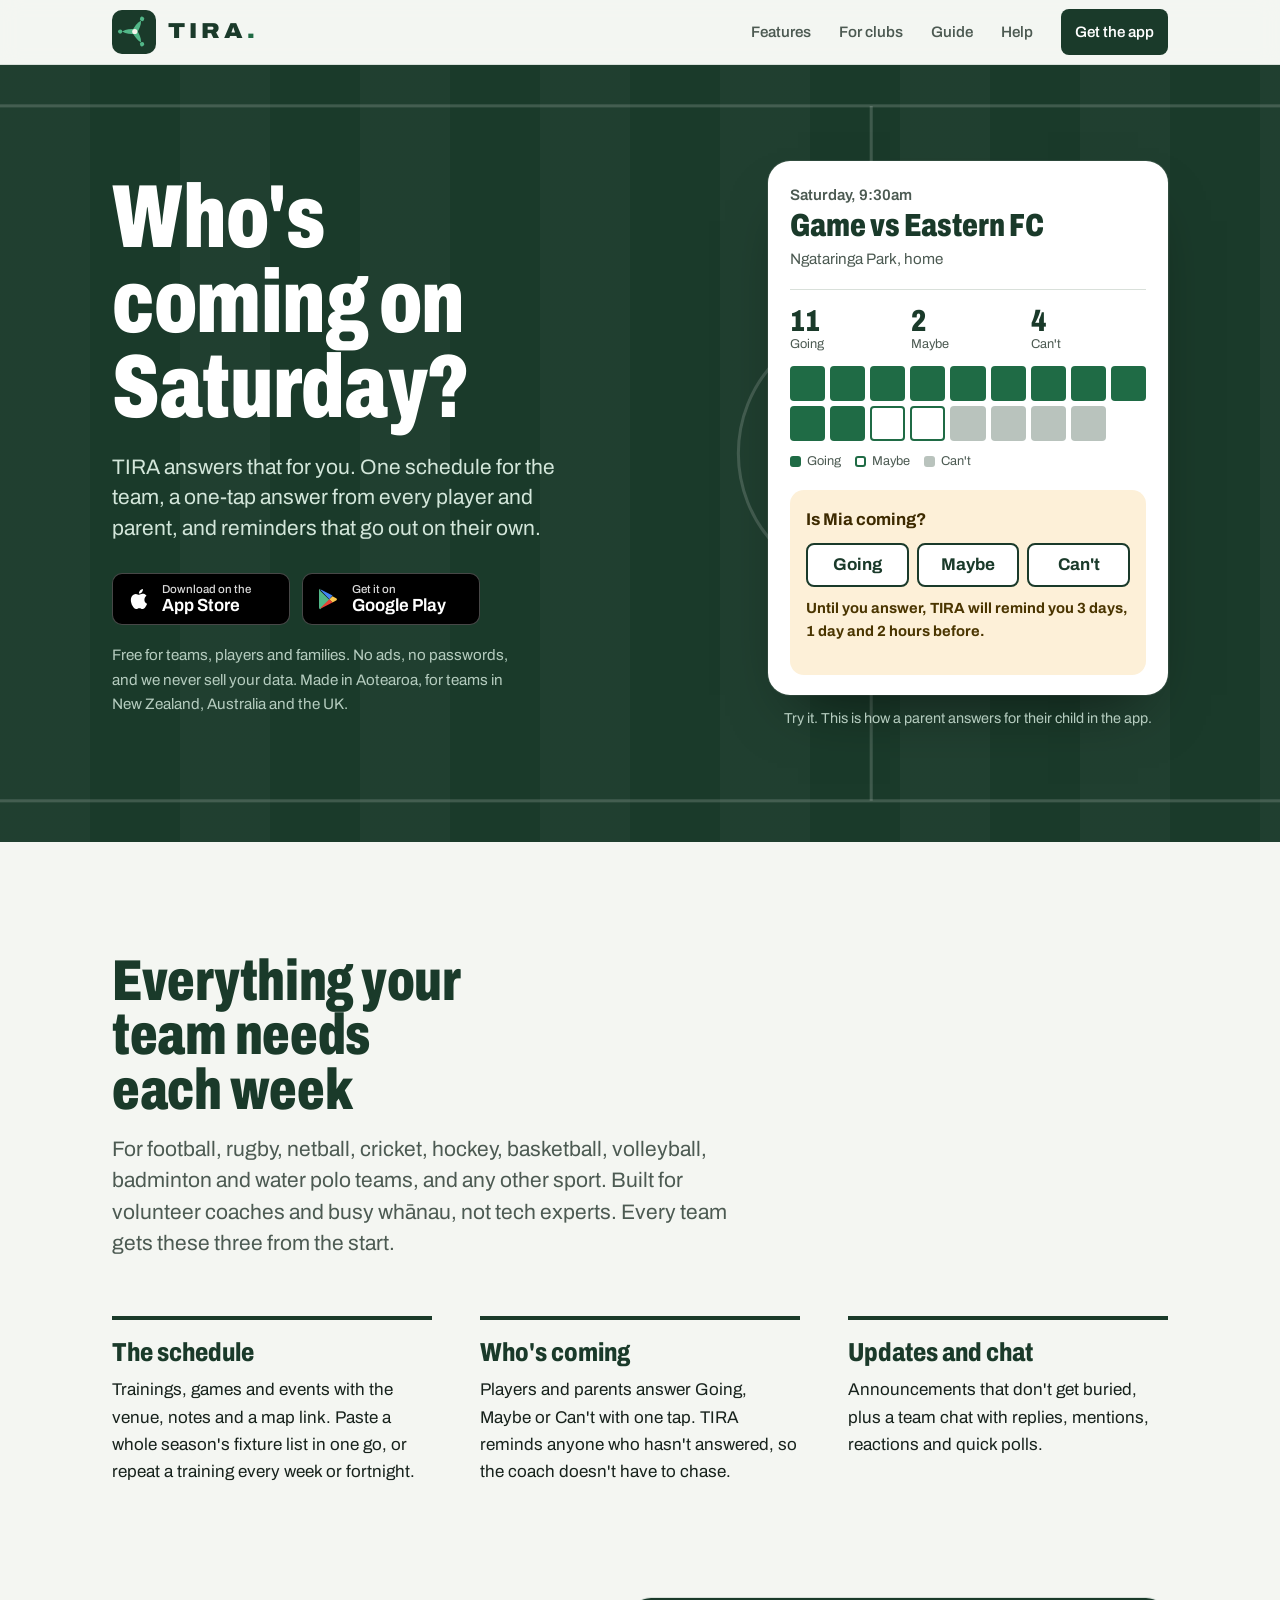
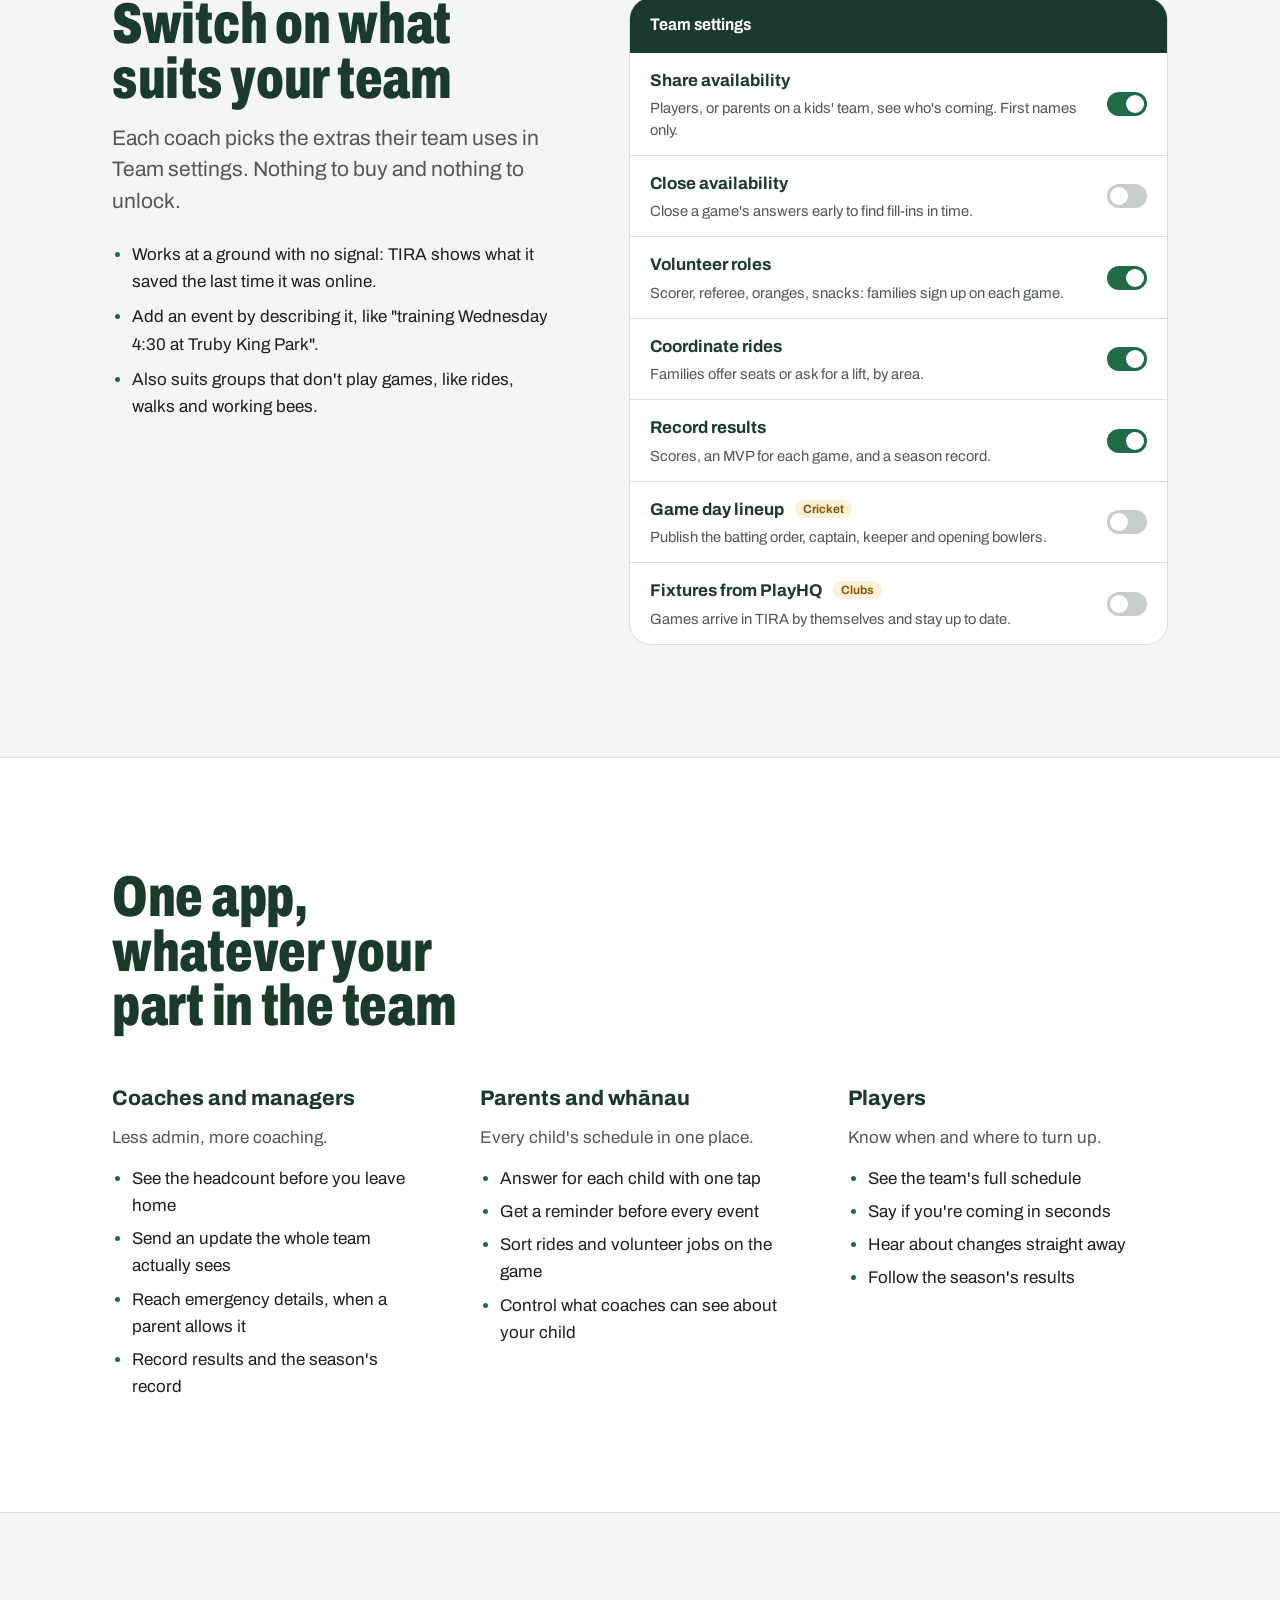
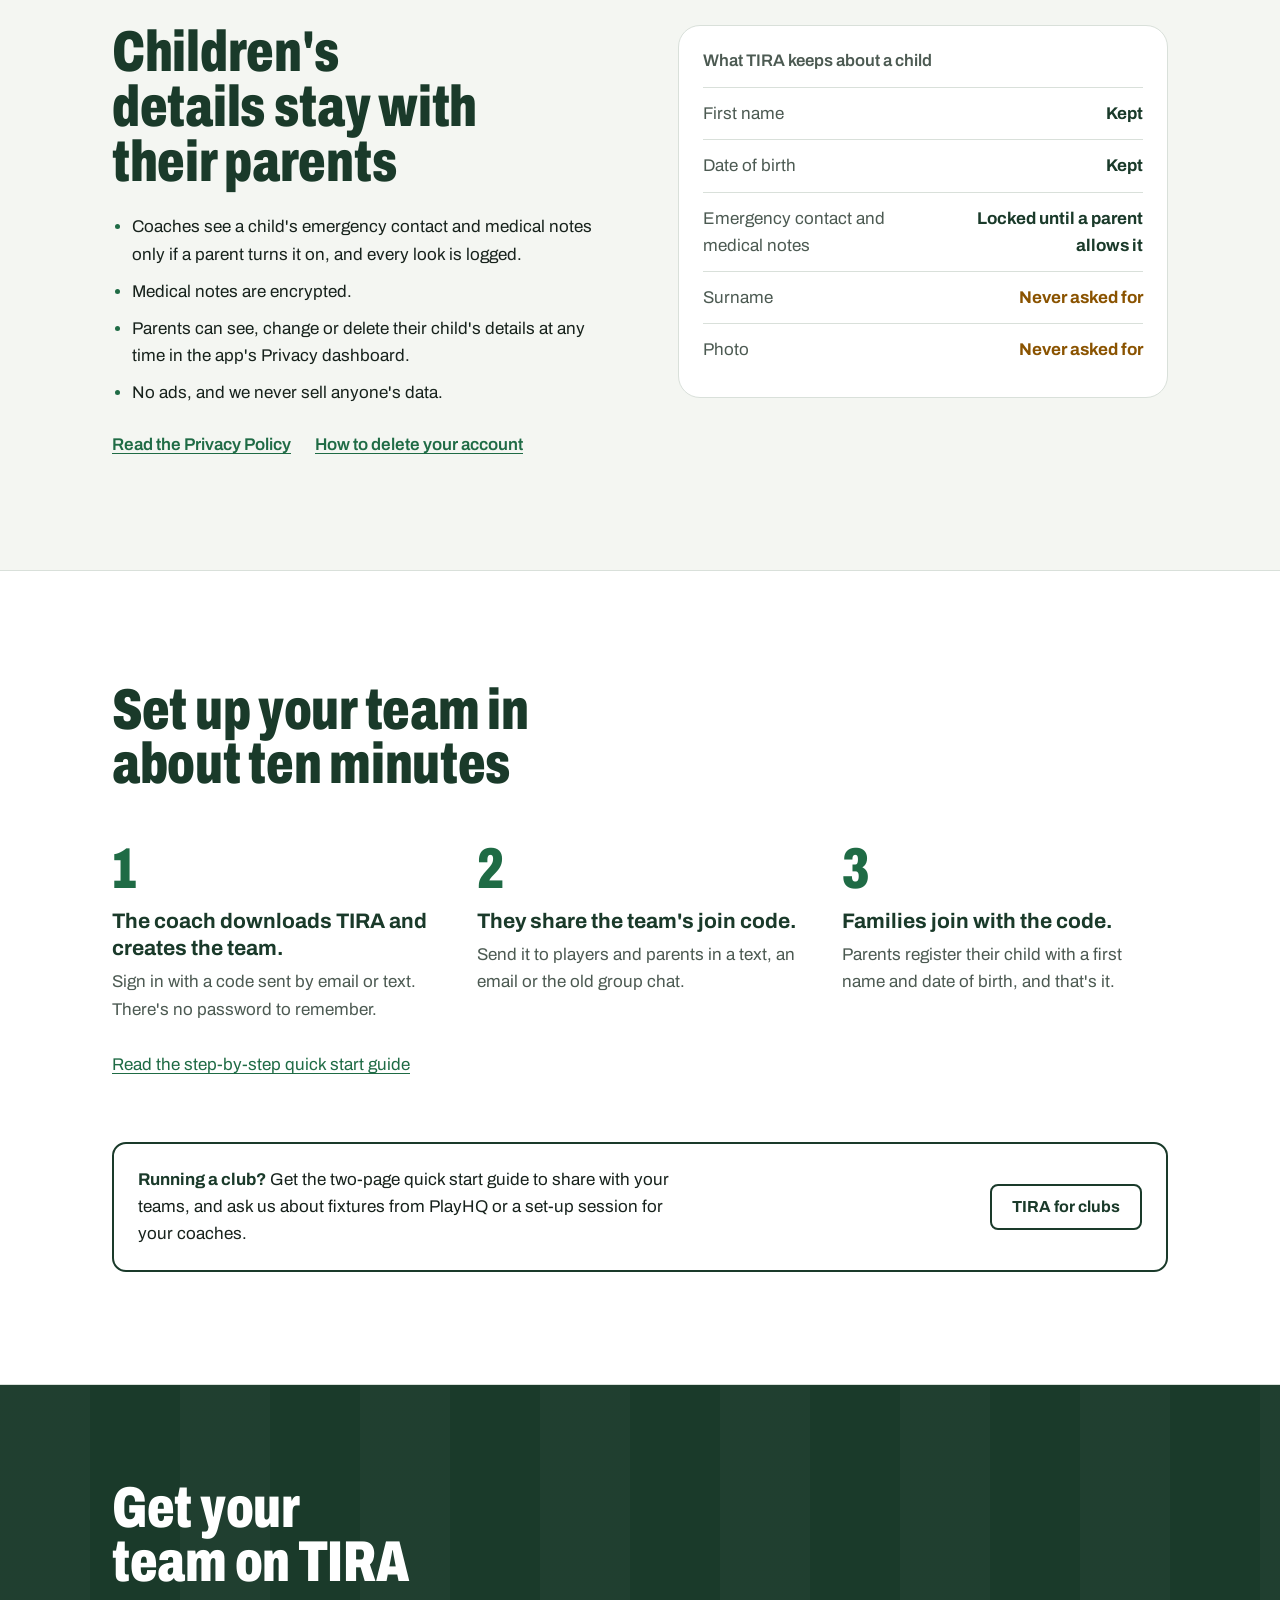
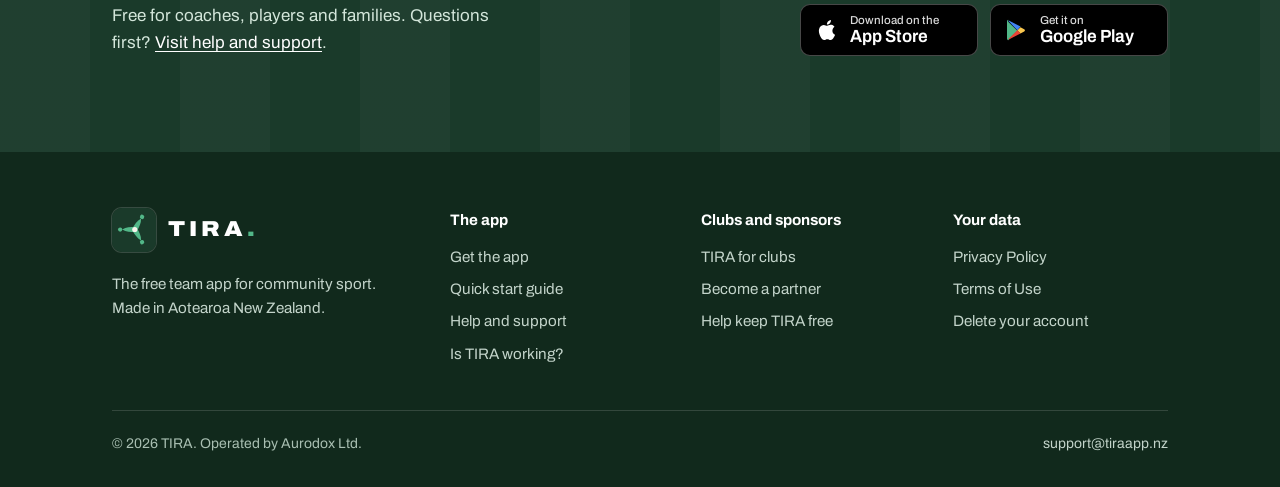
<file: index.html>
<!DOCTYPE html>
<html lang="en">
<head>
  <meta charset="UTF-8" />
  <meta name="viewport" content="width=device-width, initial-scale=1" />
  <title>TIRA Sports | Free team app for community sport</title>
  <meta name="description" content="Free team app for football, rugby, netball, cricket, hockey and more. One schedule, a one-tap answer from every family, and reminders sent for you." />
  <link rel="canonical" href="https://tiraapp.nz/" />
  <meta name="theme-color" content="#1a3a2a" />
  <meta property="og:type" content="website" />
  <meta property="og:site_name" content="TIRA" />
  <meta property="og:title" content="TIRA Sports | Free team app for community sport" />
  <meta property="og:description" content="One schedule, a one-tap answer from every player and parent, and reminders sent for you. Free, with no ads." />
  <meta property="og:url" content="https://tiraapp.nz/" />
  <meta property="og:image" content="https://tiraapp.nz/android-chrome-512x512.png" />
  <meta property="og:locale" content="en_NZ" />
  <meta name="twitter:card" content="summary" />
  <link rel="icon" type="image/png" sizes="32x32" href="/favicon-32x32.png">
  <link rel="icon" type="image/png" sizes="16x16" href="/favicon-16x16.png">
  <link rel="apple-touch-icon" sizes="180x180" href="/apple-touch-icon.png">
  <link rel="manifest" href="/site.webmanifest">
  <link rel="preload" href="/assets/fonts/archivo-latin.woff2" as="font" type="font/woff2" crossorigin>
  <link rel="stylesheet" href="/assets/site.css">
  <script type="application/ld+json">
  {
    "@context": "https://schema.org",
    "@graph": [
      {
        "@type": "Organization",
        "@id": "https://tiraapp.nz/#org",
        "name": "TIRA",
        "legalName": "Aurodox Ltd",
        "url": "https://tiraapp.nz/",
        "logo": "https://tiraapp.nz/android-chrome-512x512.png",
        "email": "support@tiraapp.nz"
      },
      {
        "@type": "WebSite",
        "@id": "https://tiraapp.nz/#site",
        "name": "TIRA Sports",
        "url": "https://tiraapp.nz/",
        "publisher": { "@id": "https://tiraapp.nz/#org" }
      },
      {
        "@type": "MobileApplication",
        "name": "TIRA Sports",
        "operatingSystem": "Android, iOS",
        "applicationCategory": "SportsApplication",
        "description": "Free team app for community sport. One schedule for the team, Going, Maybe or Can't from every player and parent, reminders sent automatically, team updates and chat.",
        "url": "https://tiraapp.nz/",
        "countriesSupported": "NZ, AU, GB",
        "featureList": [
          "Team schedule for trainings, games and events",
          "Availability: Going, Maybe or Can't",
          "Automatic reminders before each event",
          "Team announcements and chat",
          "Volunteer roles and ride sharing",
          "Results and season record",
          "Cricket game day lineup",
          "Fixtures from PlayHQ",
          "Works offline at the ground"
        ],
        "offers": { "@type": "Offer", "price": "0", "priceCurrency": "NZD" },
        "publisher": { "@id": "https://tiraapp.nz/#org" },
        "sameAs": [
          "https://play.google.com/store/apps/details?id=nz.tira.app",
          "https://apps.apple.com/app/tira-sports/id6776856453"
        ]
      }
    ]
  }
  </script>
  <style>
    /* ── Hero ─────────────────────────────────────────── */
    .hero { padding: clamp(48px, 8vw, 96px) 0 clamp(56px, 9vw, 112px); }
    .hero .wrap {
      display: grid; gap: clamp(40px, 6vw, 72px);
      grid-template-columns: minmax(0, 1.15fr) minmax(0, .85fr); align-items: center;
    }
    .hero h1 { color: #fff; font-size: var(--step-5); max-width: 9ch; }
    .hero .lede { margin-top: 22px; font-size: var(--step-1); line-height: 1.45; color: #d3e6da; max-width: 40ch; }
    .hero .stores { margin-top: 30px; }
    .hero .small { margin-top: 18px; font-size: .95rem; color: #b5ccbf; max-width: 46ch; }

    /* The availability demo: a game card like the one in the app. */
    .game {
      background: var(--paper); color: var(--ink);
      border-radius: var(--radius-l); padding: 22px 22px 20px;
      box-shadow: 0 30px 60px -30px rgba(0,0,0,.6), 0 0 0 1px rgba(255,255,255,.08);
      max-width: 400px; width: 100%; justify-self: end;
    }
    .game .when { font-size: .95rem; font-weight: 600; color: var(--slate); }
    .game .vs { font-size: 2rem; font-stretch: 75%; font-weight: 850; color: var(--turf); line-height: 1.05; margin-top: 2px; }
    .game .where { font-size: .95rem; color: var(--slate); margin-top: 4px; }

    .count { margin-top: 18px; padding-top: 16px; border-top: 1px solid var(--line); }
    .count dl { display: grid; grid-template-columns: repeat(3, 1fr); gap: 6px; }
    .count dl div { display: flex; flex-direction: column-reverse; }
    .count dt { font-size: .8rem; color: var(--slate); line-height: 1.2; }
    .count dd { margin: 0; font-size: 1.9rem; font-stretch: 75%; font-weight: 850; color: var(--turf); line-height: 1; font-variant-numeric: tabular-nums; }

    /* One square per player, like bibs laid out on the grass. */
    .bibs { display: grid; grid-template-columns: repeat(9, 1fr); gap: 5px; margin-top: 14px; }
    .bib { aspect-ratio: 1; border-radius: 4px; background: var(--line); transition: background-color .25s, box-shadow .25s, transform .25s; }
    .bib.going { background: var(--mint-ink); }
    .bib.maybe { background: var(--paper); box-shadow: inset 0 0 0 2px var(--mint-ink); }
    .bib.cant  { background: #b9c3bd; }
    /* Mia: her spot stays empty until the visitor answers, then her square
       appears in that answer's colour, ringed in amber so it's clearly hers. */
    .bib.you       { visibility: hidden; }
    .bib.you.going, .bib.you.maybe, .bib.you.cant { visibility: visible; }
    .bib.you.going { background: var(--mint-ink); box-shadow: 0 0 0 2px var(--paper), 0 0 0 4px var(--amber-ink); }
    .bib.you.maybe { box-shadow: inset 0 0 0 2px var(--mint-ink), 0 0 0 2px var(--paper), 0 0 0 4px var(--amber-ink); }
    .bib.you.cant  { background: #b9c3bd; box-shadow: 0 0 0 2px var(--paper), 0 0 0 4px var(--amber-ink); }
    .key { display: flex; flex-wrap: wrap; gap: 4px 14px; margin-top: 10px; font-size: .8rem; color: var(--slate); }
    .key span { display: inline-flex; align-items: center; gap: 6px; }
    .key i { width: 11px; height: 11px; border-radius: 3px; display: inline-block; }

    .ask { margin-top: 18px; padding: 16px; background: var(--amber-wash); border-radius: var(--radius-m); }
    .ask p { font-weight: 700; color: #3d2a00; }
    .answers { display: grid; grid-template-columns: repeat(3, 1fr); gap: 8px; margin-top: 10px; }
    .answers button {
      min-height: 44px; border-radius: var(--radius-s); border: 2px solid var(--turf);
      background: var(--paper); color: var(--turf); font-weight: 700; cursor: pointer;
      transition: background-color .15s, color .15s;
    }
    .answers button:hover { background: var(--mint-wash); }
    .answers button[aria-pressed="true"] { background: var(--turf); color: #fff; }
    .ask .result { margin-top: 10px; font-size: .92rem; color: #4a3500; min-height: 4.2em; }
    .try { margin-top: 12px; font-size: .9rem; color: #b5ccbf; text-align: center; max-width: 400px; justify-self: end; width: 100%; }
    .demo { display: grid; }

    @media (prefers-reduced-motion: no-preference) {
      .js .bib { animation: drop .45s cubic-bezier(.2,.8,.3,1.2) backwards; animation-delay: calc(var(--i) * 35ms + 250ms); }
      @keyframes drop { from { transform: translateY(-10px) scale(.6); opacity: 0; } }
    }

    @media (max-width: 860px) {
      .hero .wrap { grid-template-columns: 1fr; }
      .game, .try { justify-self: start; }
      .hero h1 { max-width: 11ch; }
    }

    /* ── Sections ─────────────────────────────────────── */
    .section { padding: clamp(64px, 9vw, 112px) 0; }
    .section h2.display { font-size: var(--step-4); max-width: 16ch; }
    .section .intro { margin-top: 16px; font-size: var(--step-1); line-height: 1.5; color: var(--slate); max-width: 52ch; }

    .basics { display: grid; grid-template-columns: repeat(3, 1fr); gap: clamp(24px, 4vw, 48px); margin-top: clamp(36px, 5vw, 56px); }
    .basics > div { border-top: 4px solid var(--turf); padding-top: 18px; }
    .basics h3 { font-size: var(--step-2); font-stretch: 80%; font-weight: 800; line-height: 1.1; }
    .basics p { margin-top: 10px; color: var(--ink); }

    .extras { display: grid; grid-template-columns: minmax(0, .9fr) minmax(0, 1.1fr); gap: clamp(32px, 6vw, 80px); align-items: start; margin-top: clamp(64px, 9vw, 112px); }
    .extras h2 { font-size: var(--step-3); }
    .extras .also { margin-top: 24px; padding-left: 1.2em; }
    .extras .also li + li { margin-top: 8px; }
    .extras .also li::marker { color: var(--mint-ink); }

    /* An illustration of the app's Team settings screen. */
    .settings { background: var(--paper); border: 1px solid var(--line); border-radius: var(--radius-l); overflow: hidden; }
    .settings .bar { background: var(--turf); color: #fff; padding: 14px 20px; font-weight: 700; font-stretch: 90%; font-size: 1.05rem; }
    .settings ul { list-style: none; padding: 0; }
    .settings li { display: grid; grid-template-columns: 1fr auto; gap: 4px 16px; padding: 14px 20px; border-top: 1px solid var(--line); align-items: center; }
    .settings li:first-child { border-top: 0; }
    .settings b { font-weight: 700; color: var(--turf); }
    .settings .tag { margin-left: 8px; font-size: .75rem; font-weight: 650; color: var(--amber-ink); background: var(--amber-wash); padding: 2px 8px; border-radius: 999px; vertical-align: 2px; }
    .settings span.d { grid-column: 1; font-size: .92rem; color: var(--slate); line-height: 1.45; }
    .settings .sw { grid-column: 2; grid-row: 1 / span 2; width: 40px; height: 24px; border-radius: 999px; background: var(--mint-ink); position: relative; }
    .settings .sw::after { content: ''; position: absolute; top: 3px; right: 3px; width: 18px; height: 18px; border-radius: 50%; background: #fff; }
    .settings .sw.off { background: #c5cec8; }
    .settings .sw.off::after { right: auto; left: 3px; }

    @media (max-width: 860px) {
      .basics { grid-template-columns: 1fr; }
      .extras { grid-template-columns: 1fr; }
    }

    /* Roles */
    .roles { background: var(--paper); border-block: 1px solid var(--line); }
    .role-cols { display: grid; grid-template-columns: repeat(3, 1fr); gap: clamp(24px, 4vw, 48px); margin-top: clamp(32px, 5vw, 48px); }
    .role-cols h3 { font-size: var(--step-1); font-weight: 750; }
    .role-cols p { margin-top: 8px; color: var(--slate); }
    .role-cols ul { margin-top: 14px; padding-left: 1.2em; }
    .role-cols li + li { margin-top: 6px; }
    .role-cols li::marker { color: var(--mint-ink); }
    @media (max-width: 860px) { .role-cols { grid-template-columns: 1fr; } }

    /* Children's privacy */
    .privacy-split { display: grid; grid-template-columns: minmax(0, 1fr) minmax(0, 1fr); gap: clamp(32px, 6vw, 80px); align-items: start; }
    .privacy-split h2 { font-size: var(--step-4); max-width: 13ch; }
    .record { background: var(--paper); border: 1px solid var(--line); border-radius: var(--radius-l); padding: 22px 24px; }
    .record h3 { font-size: 1.05rem; color: var(--slate); font-weight: 600; }
    .record dl { margin-top: 12px; }
    .record dl div { display: flex; justify-content: space-between; gap: 16px; padding: 12px 0; border-top: 1px solid var(--line); }
    .record dt { color: var(--slate); }
    .record dd { margin: 0; font-weight: 700; color: var(--turf); text-align: right; }
    .record dd.never { color: var(--amber-ink); }
    .privacy-points { margin-top: 24px; padding-left: 1.2em; }
    .privacy-points li + li { margin-top: 10px; }
    .privacy-points li::marker { color: var(--mint-ink); }
    .text-links { margin-top: 24px; display: flex; flex-wrap: wrap; gap: 10px 24px; font-weight: 600; }
    @media (max-width: 860px) { .privacy-split { grid-template-columns: 1fr; } }

    /* Getting started: a real sequence, so it is numbered. */
    .steps { list-style: none; padding: 0; counter-reset: step; display: grid; grid-template-columns: repeat(3, 1fr); gap: clamp(20px, 3vw, 40px); margin-top: clamp(32px, 5vw, 48px); }
    .steps li { counter-increment: step; }
    .steps li::before {
      content: counter(step); display: block; font-size: 3.6rem; font-stretch: 70%; font-weight: 850;
      line-height: 1; color: var(--mint-ink); margin-bottom: 10px;
    }
    .steps b { display: block; font-size: var(--step-1); color: var(--turf); line-height: 1.3; }
    .steps span { display: block; margin-top: 6px; color: var(--slate); }
    @media (max-width: 760px) { .steps { grid-template-columns: 1fr; } }

    .clubs-note {
      margin-top: clamp(40px, 6vw, 64px); display: flex; flex-wrap: wrap; align-items: center; justify-content: space-between;
      gap: 16px 32px; padding: 22px 24px; border: 2px solid var(--turf); border-radius: var(--radius-m);
    }
    .clubs-note p { max-width: 56ch; }
    .clubs-note strong { color: var(--turf); }

    /* Closing call to action */
    .closer { padding: clamp(56px, 8vw, 96px) 0; }
    .closer .wrap { display: flex; flex-wrap: wrap; align-items: end; justify-content: space-between; gap: 28px 48px; }
    .closer h2 { color: #fff; font-size: var(--step-4); max-width: 12ch; }
    .closer p { margin-top: 12px; color: #d3e6da; max-width: 40ch; }
    .closer p a { color: #fff; }
  </style>
</head>
<body>
<a class="skip-link" href="#main">Skip to content</a>

<header class="site-header">
  <div class="wrap">
    <a class="wordmark" href="/" aria-label="TIRA home"><img src="/assets/tira-icon.svg" alt="" width="44" height="44"><span>TIRA<i>.</i></span></a>
    <button class="menu-btn" type="button" aria-expanded="false" aria-controls="site-nav">
      <svg viewBox="0 0 24 24" fill="none" stroke="currentColor" stroke-width="2.2" stroke-linecap="round" aria-hidden="true"><path d="M4 7h16M4 12h16M4 17h16"/></svg>
      Menu
    </button>
    <nav class="site-nav" id="site-nav" aria-label="Main">
      <a href="/#features">Features</a>
      <a href="/clubs/">For clubs</a>
      <a href="/guide/">Guide</a>
      <a href="/support/">Help</a>
      <a class="btn" href="/get/">Get the app</a>
    </nav>
  </div>
</header>

<main id="main">

<section class="turf on-turf hero" aria-labelledby="hero-title">
  <div class="chalk-lines" aria-hidden="true">
    <svg viewBox="0 0 1440 760" preserveAspectRatio="xMaxYMid slice" fill="none" stroke="currentColor" stroke-width="3">
      <rect x="40" y="40" width="1600" height="680"/>
      <line x1="1040" y1="40" x2="1040" y2="720"/>
      <circle cx="1040" cy="380" r="130"/>
      <circle cx="1040" cy="380" r="5" fill="currentColor"/>
    </svg>
  </div>
  <div class="wrap">
    <div>
      <h1 id="hero-title" class="display">Who's coming on Saturday?</h1>
      <p class="lede">TIRA answers that for you. One schedule for the team, a one-tap answer from every player and parent, and reminders that go out on their own.</p>
      <div class="stores" id="download">
        <a class="store" href="https://apps.apple.com/app/tira-sports/id6776856453">
          <svg viewBox="0 0 24 24" fill="currentColor" aria-hidden="true"><path d="M18.71 19.5c-.83 1.24-1.71 2.45-3.05 2.47-1.34.03-1.77-.79-3.29-.79-1.53 0-2 .77-3.27.82-1.31.05-2.3-1.32-3.14-2.53C4.25 17 2.94 12.45 4.7 9.39c.87-1.52 2.43-2.48 4.12-2.51 1.28-.02 2.5.87 3.29.87.78 0 2.26-1.07 3.8-.91.65.03 2.47.26 3.64 1.98-.09.06-2.17 1.28-2.15 3.81.03 3.02 2.65 4.03 2.68 4.04-.03.07-.42 1.44-1.38 2.83zM13 3.5c.73-.83 1.94-1.46 2.94-1.5.13 1.17-.34 2.35-1.04 3.19-.69.85-1.83 1.51-2.95 1.42-.15-1.15.41-2.35 1.05-3.11z"/></svg>
          <span><small>Download on the</small><strong>App Store</strong></span>
        </a>
        <a class="store" href="https://play.google.com/store/apps/details?id=nz.tira.app">
          <svg viewBox="0 0 24 24" aria-hidden="true"><path d="M3.18 1.77C2.46 2.14 2 2.9 2 3.78v16.44c0 .88.46 1.64 1.18 2.01l9.21-9.21v-.22L3.18 3.72v-1.95z" fill="#52b788"/><path d="M15.46 15.54l-3.07-3.07v-.22l3.07-3.07 3.71 2.11c1.04.59 1.04 1.55 0 2.14l-3.71 2.11z" fill="#f9c74f"/><path d="M15.53 15.5L12.39 12.35 3.18 21.23c.34.18.75.16 1.12-.06l11.23-5.67z" fill="#ea4335"/><path d="M15.53 8.5L4.3 2.83C3.93 2.61 3.52 2.59 3.18 2.77l9.21 9.58 3.14-3.85z" fill="#4285f4"/></svg>
          <span><small>Get it on</small><strong>Google Play</strong></span>
        </a>
      </div>
      <p class="small">Free for teams, players and families. No ads, no passwords, and we never sell your data. Made in Aotearoa, for teams in New Zealand, Australia and the UK.</p>
    </div>

    <div class="demo">
      <article class="game" aria-labelledby="game-title">
        <p class="when">Saturday, 9:30am</p>
        <h2 id="game-title" class="vs">Game vs Eastern FC</h2>
        <p class="where">Ngataringa Park, home</p>

        <div class="count">
          <dl aria-live="polite" id="tally">
            <div><dt>Going</dt><dd data-k="going">11</dd></div>
            <div><dt>Maybe</dt><dd data-k="maybe">2</dd></div>
            <div><dt>Can't</dt><dd data-k="cant">4</dd></div>
          </dl>
          <div class="bibs" id="bibs" aria-hidden="true"></div>
          <div class="key" aria-hidden="true">
            <span><i style="background:var(--mint-ink)"></i>Going</span>
            <span><i style="box-shadow:inset 0 0 0 2px var(--mint-ink)"></i>Maybe</span>
            <span><i style="background:#b9c3bd"></i>Can't</span>
          </div>
        </div>

        <div class="ask" id="ask" hidden>
          <p id="ask-q">Is Mia coming?</p>
          <div class="answers" role="group" aria-labelledby="ask-q">
            <button type="button" data-a="going" aria-pressed="false">Going</button>
            <button type="button" data-a="maybe" aria-pressed="false">Maybe</button>
            <button type="button" data-a="cant" aria-pressed="false">Can't</button>
          </div>
          <p class="result" id="result" aria-live="polite">Until you answer, TIRA will remind you 3 days, 1 day and 2 hours before.</p>
        </div>
      </article>
      <p class="try" id="try" hidden>Try it. This is how a parent answers for their child in the app.</p>
    </div>
  </div>
</section>

<section class="section" id="features" aria-labelledby="features-title">
  <div class="wrap">
    <h2 id="features-title" class="display">Everything your team needs each week</h2>
    <p class="intro">For football, rugby, netball, cricket, hockey, basketball, volleyball, badminton and water polo teams, and any other sport. Built for volunteer coaches and busy whānau, not tech experts. Every team gets these three from the start.</p>

    <div class="basics">
      <div>
        <h3>The schedule</h3>
        <p>Trainings, games and events with the venue, notes and a map link. Paste a whole season's fixture list in one go, or repeat a training every week or fortnight.</p>
      </div>
      <div>
        <h3>Who's coming</h3>
        <p>Players and parents answer Going, Maybe or Can't with one tap. TIRA reminds anyone who hasn't answered, so the coach doesn't have to chase.</p>
      </div>
      <div>
        <h3>Updates and chat</h3>
        <p>Announcements that don't get buried, plus a team chat with replies, mentions, reactions and quick polls.</p>
      </div>
    </div>

    <div class="extras">
      <div>
        <h2 class="display">Switch on what suits your team</h2>
        <p class="intro">Each coach picks the extras their team uses in Team settings. Nothing to buy and nothing to unlock.</p>
        <ul class="also">
          <li>Works at a ground with no signal: TIRA shows what it saved the last time it was online.</li>
          <li>Add an event by describing it, like "training Wednesday 4:30 at Truby King Park".</li>
          <li>Also suits groups that don't play games, like rides, walks and working bees.</li>
        </ul>
      </div>
      <figure class="settings" aria-label="Illustration of the Team settings screen in the app">
        <div class="bar" aria-hidden="true">Team settings</div>
        <ul>
          <li><b>Share availability</b><span class="sw" aria-hidden="true"></span><span class="d">Players, or parents on a kids' team, see who's coming. First names only.</span></li>
          <li><b>Close availability</b><span class="sw off" aria-hidden="true"></span><span class="d">Close a game's answers early to find fill-ins in time.</span></li>
          <li><b>Volunteer roles</b><span class="sw" aria-hidden="true"></span><span class="d">Scorer, referee, oranges, snacks: families sign up on each game.</span></li>
          <li><b>Coordinate rides</b><span class="sw" aria-hidden="true"></span><span class="d">Families offer seats or ask for a lift, by area.</span></li>
          <li><b>Record results</b><span class="sw" aria-hidden="true"></span><span class="d">Scores, an MVP for each game, and a season record.</span></li>
          <li><b>Game day lineup <span class="tag">Cricket</span></b><span class="sw off" aria-hidden="true"></span><span class="d">Publish the batting order, captain, keeper and opening bowlers.</span></li>
          <li><b>Fixtures from PlayHQ <span class="tag">Clubs</span></b><span class="sw off" aria-hidden="true"></span><span class="d">Games arrive in TIRA by themselves and stay up to date.</span></li>
        </ul>
      </figure>
    </div>
  </div>
</section>

<section class="section roles" aria-labelledby="roles-title">
  <div class="wrap">
    <h2 id="roles-title" class="display">One app, whatever your part in the team</h2>
    <div class="role-cols">
      <div>
        <h3>Coaches and managers</h3>
        <p>Less admin, more coaching.</p>
        <ul>
          <li>See the headcount before you leave home</li>
          <li>Send an update the whole team actually sees</li>
          <li>Reach emergency details, when a parent allows it</li>
          <li>Record results and the season's record</li>
        </ul>
      </div>
      <div>
        <h3>Parents and whānau</h3>
        <p>Every child's schedule in one place.</p>
        <ul>
          <li>Answer for each child with one tap</li>
          <li>Get a reminder before every event</li>
          <li>Sort rides and volunteer jobs on the game</li>
          <li>Control what coaches can see about your child</li>
        </ul>
      </div>
      <div>
        <h3>Players</h3>
        <p>Know when and where to turn up.</p>
        <ul>
          <li>See the team's full schedule</li>
          <li>Say if you're coming in seconds</li>
          <li>Hear about changes straight away</li>
          <li>Follow the season's results</li>
        </ul>
      </div>
    </div>
  </div>
</section>

<section class="section" id="privacy" aria-labelledby="privacy-title">
  <div class="wrap privacy-split">
    <div>
      <h2 id="privacy-title" class="display">Children's details stay with their parents</h2>
      <ul class="privacy-points">
        <li>Coaches see a child's emergency contact and medical notes only if a parent turns it on, and every look is logged.</li>
        <li>Medical notes are encrypted.</li>
        <li>Parents can see, change or delete their child's details at any time in the app's Privacy dashboard.</li>
        <li>No ads, and we never sell anyone's data.</li>
      </ul>
      <p class="text-links">
        <a href="/privacy/">Read the Privacy Policy</a>
        <a href="/delete-account/">How to delete your account</a>
      </p>
    </div>
    <div class="record">
      <h3>What TIRA keeps about a child</h3>
      <dl>
        <div><dt>First name</dt><dd>Kept</dd></div>
        <div><dt>Date of birth</dt><dd>Kept</dd></div>
        <div><dt>Emergency contact and medical notes</dt><dd>Locked until a parent allows it</dd></div>
        <div><dt>Surname</dt><dd class="never">Never asked for</dd></div>
        <div><dt>Photo</dt><dd class="never">Never asked for</dd></div>
      </dl>
    </div>
  </div>
</section>

<section class="section roles" aria-labelledby="start-title">
  <div class="wrap">
    <h2 id="start-title" class="display">Set up your team in about ten minutes</h2>
    <ol class="steps">
      <li><b>The coach downloads TIRA and creates the team.</b><span>Sign in with a code sent by email or text. There's no password to remember.</span></li>
      <li><b>They share the team's join code.</b><span>Send it to players and parents in a text, an email or the old group chat.</span></li>
      <li><b>Families join with the code.</b><span>Parents register their child with a first name and date of birth, and that's it.</span></li>
    </ol>
    <p style="margin-top:28px"><a href="/guide/">Read the step-by-step quick start guide</a></p>

    <div class="clubs-note">
      <p><strong>Running a club?</strong> Get the two-page quick start guide to share with your teams, and ask us about fixtures from PlayHQ or a set-up session for your coaches.</p>
      <a class="btn btn-outline" href="/clubs/">TIRA for clubs</a>
    </div>
  </div>
</section>

<section class="turf on-turf closer" aria-labelledby="closer-title">
  <div class="wrap">
    <div>
      <h2 id="closer-title" class="display">Get your team on TIRA</h2>
      <p>Free for coaches, players and families. Questions first? <a href="/support/">Visit help and support</a>.</p>
    </div>
    <div class="stores">
      <a class="store" href="https://apps.apple.com/app/tira-sports/id6776856453">
        <svg viewBox="0 0 24 24" fill="currentColor" aria-hidden="true"><path d="M18.71 19.5c-.83 1.24-1.71 2.45-3.05 2.47-1.34.03-1.77-.79-3.29-.79-1.53 0-2 .77-3.27.82-1.31.05-2.3-1.32-3.14-2.53C4.25 17 2.94 12.45 4.7 9.39c.87-1.52 2.43-2.48 4.12-2.51 1.28-.02 2.5.87 3.29.87.78 0 2.26-1.07 3.8-.91.65.03 2.47.26 3.64 1.98-.09.06-2.17 1.28-2.15 3.81.03 3.02 2.65 4.03 2.68 4.04-.03.07-.42 1.44-1.38 2.83zM13 3.5c.73-.83 1.94-1.46 2.94-1.5.13 1.17-.34 2.35-1.04 3.19-.69.85-1.83 1.51-2.95 1.42-.15-1.15.41-2.35 1.05-3.11z"/></svg>
        <span><small>Download on the</small><strong>App Store</strong></span>
      </a>
      <a class="store" href="https://play.google.com/store/apps/details?id=nz.tira.app">
        <svg viewBox="0 0 24 24" aria-hidden="true"><path d="M3.18 1.77C2.46 2.14 2 2.9 2 3.78v16.44c0 .88.46 1.64 1.18 2.01l9.21-9.21v-.22L3.18 3.72v-1.95z" fill="#52b788"/><path d="M15.46 15.54l-3.07-3.07v-.22l3.07-3.07 3.71 2.11c1.04.59 1.04 1.55 0 2.14l-3.71 2.11z" fill="#f9c74f"/><path d="M15.53 15.5L12.39 12.35 3.18 21.23c.34.18.75.16 1.12-.06l11.23-5.67z" fill="#ea4335"/><path d="M15.53 8.5L4.3 2.83C3.93 2.61 3.52 2.59 3.18 2.77l9.21 9.58 3.14-3.85z" fill="#4285f4"/></svg>
        <span><small>Get it on</small><strong>Google Play</strong></span>
      </a>
    </div>
  </div>
</section>

</main>

<footer class="site-footer">
  <div class="wrap">
    <div class="cols">
      <div class="about">
        <a class="wordmark" href="/" aria-label="TIRA home"><img src="/assets/tira-icon.svg" alt="" width="44" height="44"><span>TIRA<i>.</i></span></a>
        <p>The free team app for community sport. Made in Aotearoa New Zealand.</p>
      </div>
      <div>
        <h2>The app</h2>
        <ul>
          <li><a href="/get/">Get the app</a></li>
          <li><a href="/guide/">Quick start guide</a></li>
          <li><a href="/support/">Help and support</a></li>
          <li><a href="/status/">Is TIRA working?</a></li>
        </ul>
      </div>
      <div>
        <h2>Clubs and sponsors</h2>
        <ul>
          <li><a href="/clubs/">TIRA for clubs</a></li>
          <li><a href="/partners/">Become a partner</a></li>
          <li><a href="/support-tira/">Help keep TIRA free</a></li>
        </ul>
      </div>
      <div>
        <h2>Your data</h2>
        <ul>
          <li><a href="/privacy/">Privacy Policy</a></li>
          <li><a href="/terms/">Terms of Use</a></li>
          <li><a href="/delete-account/">Delete your account</a></li>
        </ul>
      </div>
    </div>
    <div class="legal">
      <p>&copy; 2026 TIRA. Operated by Aurodox Ltd.</p>
      <p><a href="mailto:support@tiraapp.nz">support@tiraapp.nz</a></p>
    </div>
  </div>
</footer>

<script src="/assets/site.js" defer></script>
<script>
  // The hero demo. Without JavaScript the card still shows the tally; the
  // buttons only appear when they work.
  (function () {
    document.documentElement.classList.add('js');
    // why: the app's only answers are Going, Maybe and Can't. Everyone else on
    // the team has answered; Mia is the one player still to answer.
    var others = { going: 11, maybe: 2, cant: 4 };
    var order = ['going', 'maybe', 'cant'];
    var bibs = document.getElementById('bibs');
    var mine = null;
    var RESULT = {
      going: "Mia's going. The coach sees it straight away, and TIRA won't send you any more “Are you coming?” reminders.",
      maybe: "Mia's a maybe. You can change it any time before the game.",
      cant: "Mia can't make it. The coach knows in time to find a fill-in."
    };

    var html = '', i = 0;
    order.forEach(function (k) {
      for (var n = 0; n < others[k]; n++) html += '<span class="bib ' + k + '" style="--i:' + (i++) + '"></span>';
    });
    html += '<span class="bib you" style="--i:' + i + '"></span>';
    bibs.innerHTML = html;
    var you = bibs.querySelector('.you');

    var ask = document.getElementById('ask');
    ask.hidden = false;
    document.getElementById('try').hidden = false;
    var result = document.getElementById('result');
    var btns = ask.querySelectorAll('button');
    btns.forEach(function (b) {
      b.addEventListener('click', function () {
        // why: drop her square in on the first answer only; later changes just recolour.
        // The "drop" keyframes exist only when the visitor allows motion.
        you.style.animation = mine ? 'none' : 'drop .4s cubic-bezier(.2,.8,.3,1.2)';
        mine = b.getAttribute('data-a');
        btns.forEach(function (x) { x.setAttribute('aria-pressed', String(x === b)); });
        result.textContent = RESULT[mine];
        you.className = 'bib you ' + mine;
        order.forEach(function (k) {
          document.querySelector('[data-k="' + k + '"]').textContent = others[k] + (k === mine ? 1 : 0);
        });
      });
    });
  })();
</script>
</body>
</html>
</file>
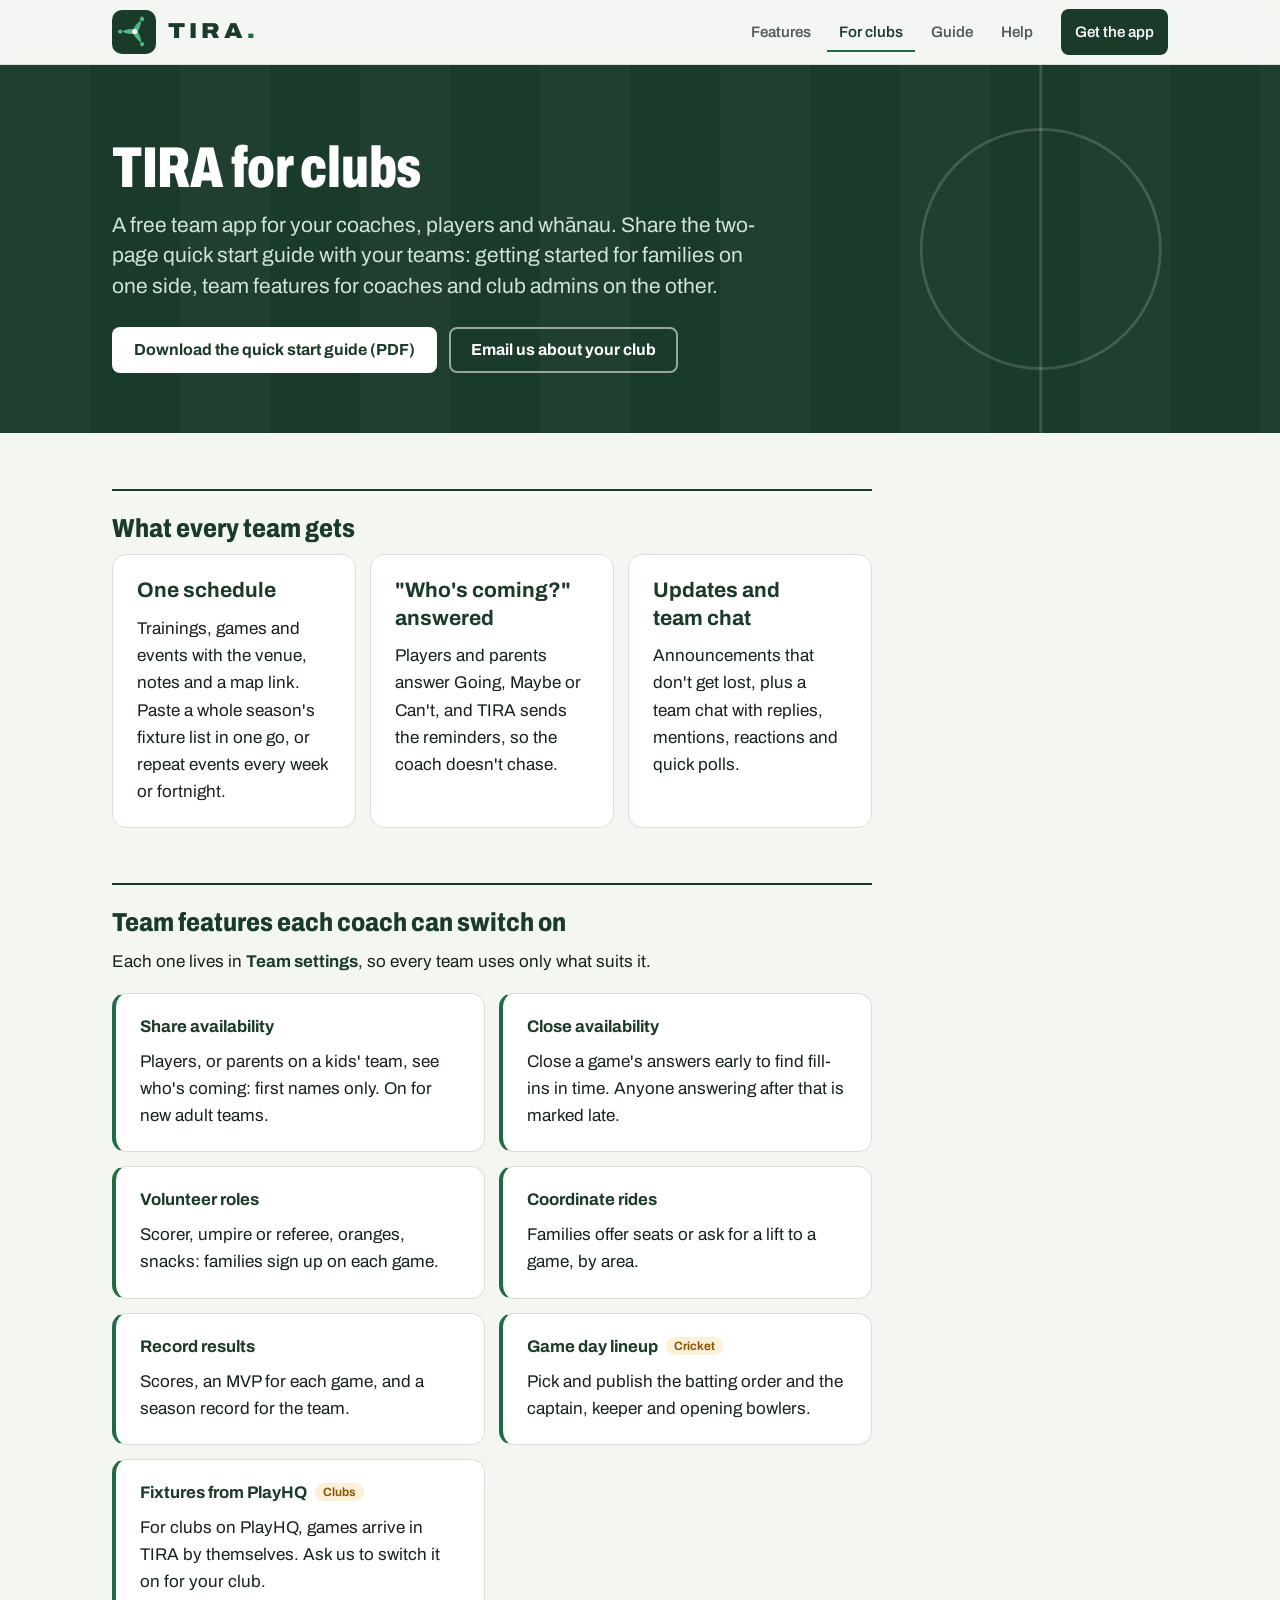
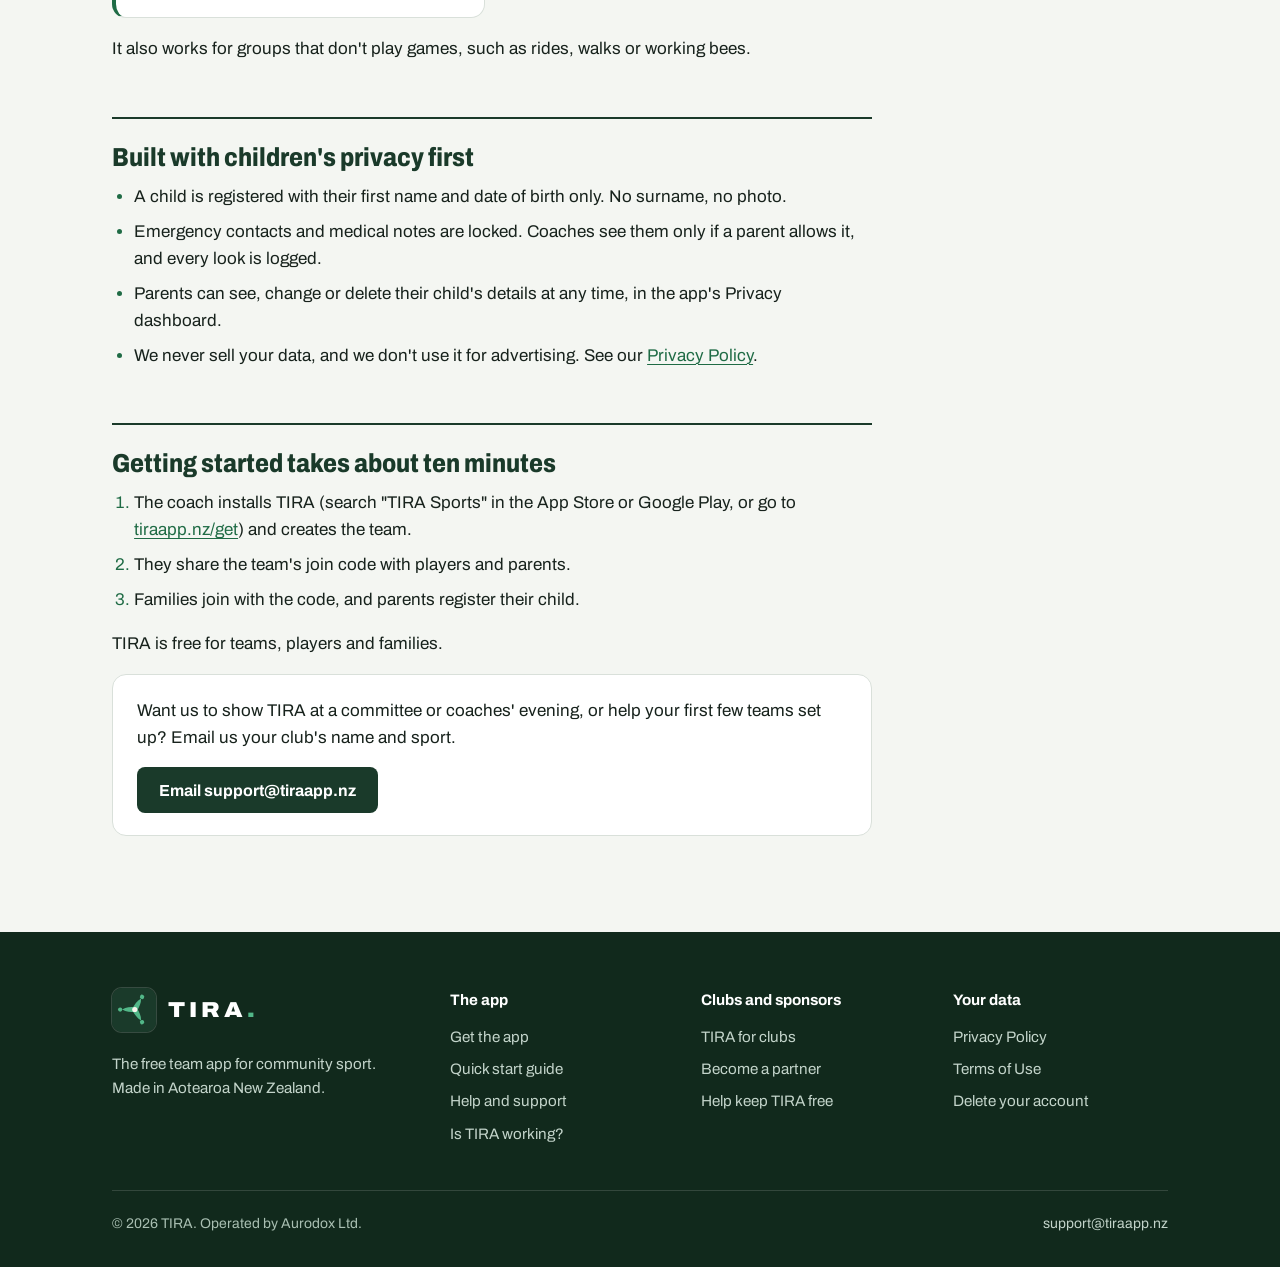
<file: clubs/index.html>
<!DOCTYPE html>
<html lang="en">
<head>
  <meta charset="UTF-8" />
  <meta name="viewport" content="width=device-width, initial-scale=1" />
  <title>Free team app for sports clubs | TIRA</title>
  <meta name="description" content="TIRA for clubs: a free team app for your coaches, players and families. Download the two-page quick start guide for families and coaches." />
  <link rel="canonical" href="https://tiraapp.nz/clubs/" />
  <meta name="theme-color" content="#1a3a2a" />
  <meta property="og:type" content="website" />
  <meta property="og:site_name" content="TIRA" />
  <meta property="og:title" content="Free team app for sports clubs | TIRA" />
  <meta property="og:description" content="TIRA for clubs: a free team app for your coaches, players and families. Download the two-page quick start guide for families and coaches." />
  <meta property="og:url" content="https://tiraapp.nz/clubs/" />
  <meta property="og:image" content="https://tiraapp.nz/android-chrome-512x512.png" />
  <meta name="twitter:card" content="summary" />
  <link rel="icon" type="image/png" sizes="32x32" href="/favicon-32x32.png">
  <link rel="icon" type="image/png" sizes="16x16" href="/favicon-16x16.png">
  <link rel="apple-touch-icon" sizes="180x180" href="/apple-touch-icon.png">
  <link rel="manifest" href="/site.webmanifest">
  <link rel="preload" href="/assets/fonts/archivo-latin.woff2" as="font" type="font/woff2" crossorigin>
  <link rel="stylesheet" href="/assets/site.css">
  <style>
    .feat { border-left: 4px solid var(--mint-ink); }
    .feat h3 { font-size: 1.05rem; }
    .tag { margin-left: 8px; font-size: .75rem; font-weight: 650; color: var(--amber-ink); background: var(--amber-wash); padding: 2px 8px; border-radius: 999px; vertical-align: 2px; }
    .panel h3 { margin-top: 0; }
  </style>
</head>
<body>
<a class="skip-link" href="#main">Skip to content</a>

<header class="site-header">
  <div class="wrap">
    <a class="wordmark" href="/" aria-label="TIRA home"><img src="/assets/tira-icon.svg" alt="" width="44" height="44"><span>TIRA<i>.</i></span></a>
    <button class="menu-btn" type="button" aria-expanded="false" aria-controls="site-nav">
      <svg viewBox="0 0 24 24" fill="none" stroke="currentColor" stroke-width="2.2" stroke-linecap="round" aria-hidden="true"><path d="M4 7h16M4 12h16M4 17h16"/></svg>
      Menu
    </button>
    <nav class="site-nav" id="site-nav" aria-label="Main">
      <a href="/#features">Features</a>
      <a href="/clubs/" aria-current="page">For clubs</a>
      <a href="/guide/">Guide</a>
      <a href="/support/">Help</a>
      <a class="btn" href="/get/">Get the app</a>
    </nav>
  </div>
</header>

<main id="main">
<div class="turf on-turf page-head">
  <div class="chalk-lines" aria-hidden="true">
    <svg viewBox="0 0 1440 400" preserveAspectRatio="xMaxYMid slice" fill="none" stroke="currentColor" stroke-width="3">
      <line x1="1180" y1="0" x2="1180" y2="400"/>
      <circle cx="1180" cy="200" r="130"/>
    </svg>
  </div>
  <div class="wrap">
    <h1 class="display">TIRA for clubs</h1>
    <p class="lede">A free team app for your coaches, players and whānau. Share the two-page quick start guide with your teams: getting started for families on one side, team features for coaches and club admins on the other.</p>
    <div class="actions">
      <a class="btn" href="/clubs/TIRA-Quick-Start-Guide.pdf" download>Download the quick start guide (PDF)</a>
      <a class="btn btn-outline" href="mailto:support@tiraapp.nz?subject=TIRA%20for%20our%20club">Email us about your club</a>
    </div>
  </div>
</div>

<div class="wrap prose">
<h2>What every team gets</h2>
  <div class="grid-3">
    <div class="panel">
      <h3>One schedule</h3>
      <p>Trainings, games and events with the venue, notes and a map link. Paste a whole season's fixture list in one go, or repeat events every week or fortnight.</p>
    </div>
    <div class="panel">
      <h3>"Who's coming?" answered</h3>
      <p>Players and parents answer Going, Maybe or Can't, and TIRA sends the reminders, so the coach doesn't chase.</p>
    </div>
    <div class="panel">
      <h3>Updates and team chat</h3>
      <p>Announcements that don't get lost, plus a team chat with replies, mentions, reactions and quick polls.</p>
    </div>
  </div>

  <h2>Team features each coach can switch on</h2>
  <p>Each one lives in <strong>Team settings</strong>, so every team uses only what suits it.</p>
  <div class="grid-2 feats">
    <div class="panel feat"><h3>Share availability</h3><p>Players, or parents on a kids' team, see who's coming: first names only. On for new adult teams.</p></div>
    <div class="panel feat"><h3>Close availability</h3><p>Close a game's answers early to find fill-ins in time. Anyone answering after that is marked late.</p></div>
    <div class="panel feat"><h3>Volunteer roles</h3><p>Scorer, umpire or referee, oranges, snacks: families sign up on each game.</p></div>
    <div class="panel feat"><h3>Coordinate rides</h3><p>Families offer seats or ask for a lift to a game, by area.</p></div>
    <div class="panel feat"><h3>Record results</h3><p>Scores, an MVP for each game, and a season record for the team.</p></div>
    <div class="panel feat"><h3>Game day lineup<span class="tag">Cricket</span></h3><p>Pick and publish the batting order and the captain, keeper and opening bowlers.</p></div>
    <div class="panel feat"><h3>Fixtures from PlayHQ<span class="tag">Clubs</span></h3><p>For clubs on PlayHQ, games arrive in TIRA by themselves. Ask us to switch it on for your club.</p></div>
  </div>
  <p>It also works for groups that don't play games, such as rides, walks or working bees.</p>

  <h2>Built with children's privacy first</h2>
  <ul>
    <li>A child is registered with their first name and date of birth only. No surname, no photo.</li>
    <li>Emergency contacts and medical notes are locked. Coaches see them only if a parent allows it, and every look is logged.</li>
    <li>Parents can see, change or delete their child's details at any time, in the app's Privacy dashboard.</li>
    <li>We never sell your data, and we don't use it for advertising. See our <a href="/privacy/">Privacy Policy</a>.</li>
  </ul>

  <h2>Getting started takes about ten minutes</h2>
  <ol>
    <li>The coach installs TIRA (search "TIRA Sports" in the App Store or Google Play, or go to <a href="/get/">tiraapp.nz/get</a>) and creates the team.</li>
    <li>They share the team's join code with players and parents.</li>
    <li>Families join with the code, and parents register their child.</li>
  </ol>
  <p>TIRA is free for teams, players and families.</p>

  <div class="panel">
    <p>Want us to show TIRA at a committee or coaches' evening, or help your first few teams set up? Email us your club's name and sport.</p>
    <a class="btn" href="mailto:support@tiraapp.nz?subject=TIRA%20for%20our%20club">Email support@tiraapp.nz</a>
  </div>
</div>
</main>

<footer class="site-footer">
  <div class="wrap">
    <div class="cols">
      <div class="about">
        <a class="wordmark" href="/" aria-label="TIRA home"><img src="/assets/tira-icon.svg" alt="" width="44" height="44"><span>TIRA<i>.</i></span></a>
        <p>The free team app for community sport. Made in Aotearoa New Zealand.</p>
      </div>
      <div>
        <h2>The app</h2>
        <ul>
          <li><a href="/get/">Get the app</a></li>
          <li><a href="/guide/">Quick start guide</a></li>
          <li><a href="/support/">Help and support</a></li>
          <li><a href="/status/">Is TIRA working?</a></li>
        </ul>
      </div>
      <div>
        <h2>Clubs and sponsors</h2>
        <ul>
          <li><a href="/clubs/">TIRA for clubs</a></li>
          <li><a href="/partners/">Become a partner</a></li>
          <li><a href="/support-tira/">Help keep TIRA free</a></li>
        </ul>
      </div>
      <div>
        <h2>Your data</h2>
        <ul>
          <li><a href="/privacy/">Privacy Policy</a></li>
          <li><a href="/terms/">Terms of Use</a></li>
          <li><a href="/delete-account/">Delete your account</a></li>
        </ul>
      </div>
    </div>
    <div class="legal">
      <p>&copy; 2026 TIRA. Operated by Aurodox Ltd.</p>
      <p><a href="mailto:support@tiraapp.nz">support@tiraapp.nz</a></p>
    </div>
  </div>
</footer>

<script src="/assets/site.js" defer></script>
</body>
</html>
</file>
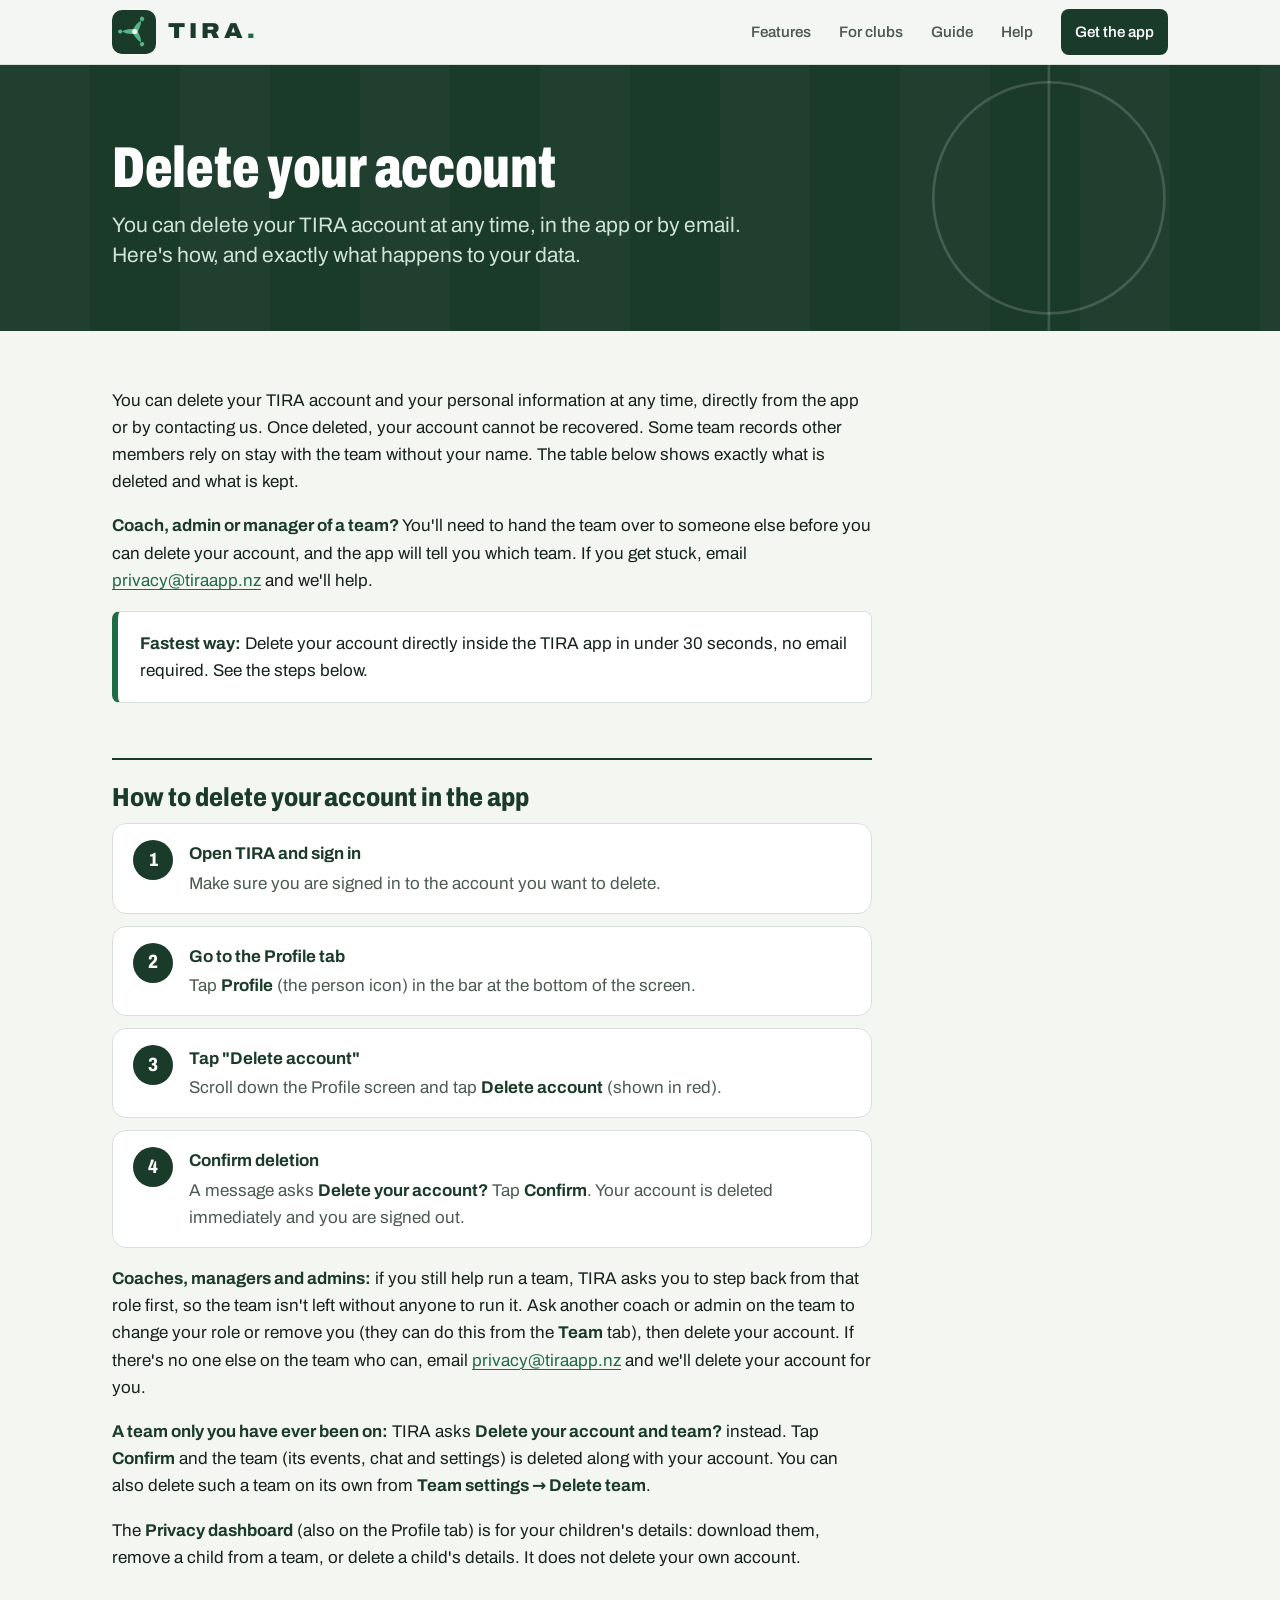
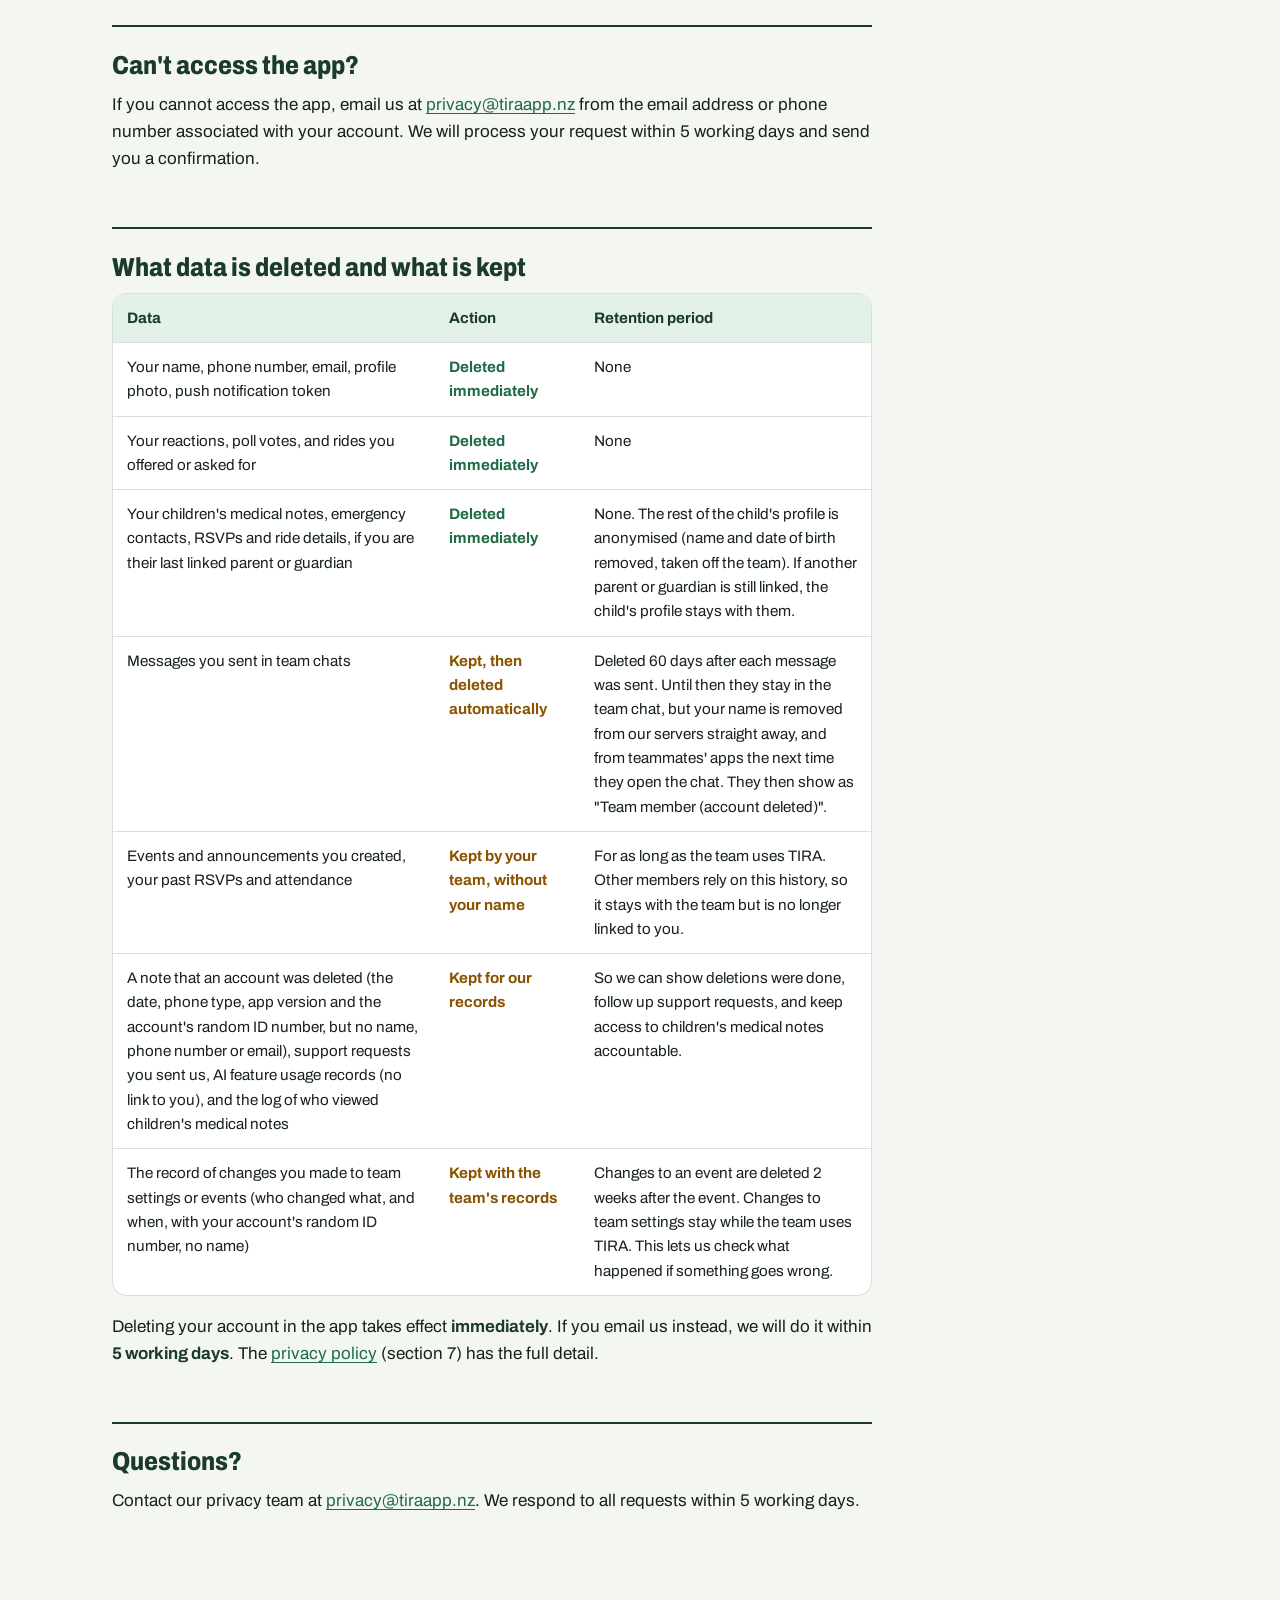
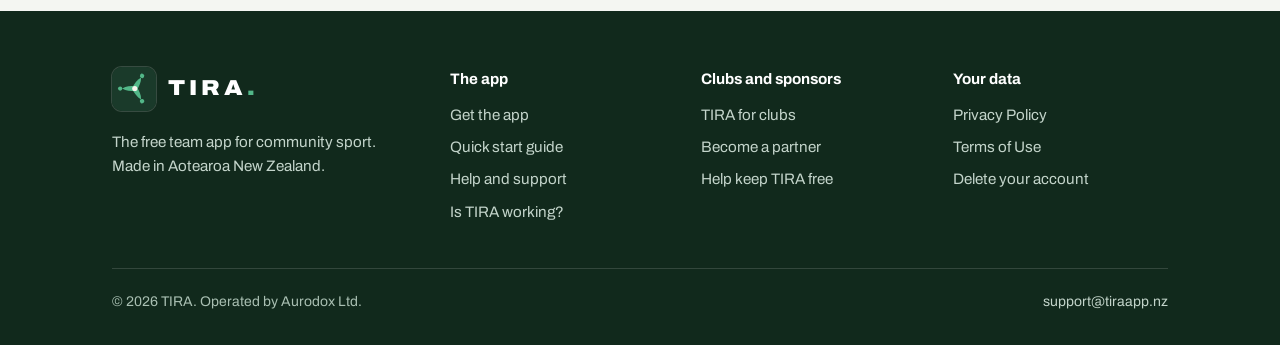
<file: delete-account/index.html>
<!DOCTYPE html>
<html lang="en">
<head>
  <meta charset="UTF-8" />
  <meta name="viewport" content="width=device-width, initial-scale=1" />
  <title>Delete your account | TIRA</title>
  <meta name="description" content="How to delete your TIRA account in the app or by email, and exactly what is deleted and what your team keeps." />
  <link rel="canonical" href="https://tiraapp.nz/delete-account/" />
  <meta name="theme-color" content="#1a3a2a" />
  <meta property="og:type" content="website" />
  <meta property="og:site_name" content="TIRA" />
  <meta property="og:title" content="Delete your account | TIRA" />
  <meta property="og:description" content="How to delete your TIRA account in the app or by email, and exactly what is deleted and what your team keeps." />
  <meta property="og:url" content="https://tiraapp.nz/delete-account/" />
  <meta property="og:image" content="https://tiraapp.nz/android-chrome-512x512.png" />
  <meta name="twitter:card" content="summary" />
  <link rel="icon" type="image/png" sizes="32x32" href="/favicon-32x32.png">
  <link rel="icon" type="image/png" sizes="16x16" href="/favicon-16x16.png">
  <link rel="apple-touch-icon" sizes="180x180" href="/apple-touch-icon.png">
  <link rel="manifest" href="/site.webmanifest">
  <link rel="preload" href="/assets/fonts/archivo-latin.woff2" as="font" type="font/woff2" crossorigin>
  <link rel="stylesheet" href="/assets/site.css">
  <style>
    .prose .steps { list-style: none; padding: 0; counter-reset: step; display: grid; gap: 12px; }
    .prose .steps li { counter-increment: step; display: grid; grid-template-columns: 40px 1fr; gap: 16px; align-items: start;
      background: var(--paper); border: 1px solid var(--line); border-radius: var(--radius-m); padding: 16px 20px; margin: 0; }
    .prose .steps li::before { content: counter(step); width: 40px; height: 40px; border-radius: 50%; background: var(--turf); color: #fff;
      display: grid; place-items: center; font-weight: 800; font-stretch: 80%; font-size: 1.2rem; }
    .step-text > strong { display: block; color: var(--turf); }
    .step-text > span { display: block; color: var(--slate); margin-top: 2px; }
    td.deleted { color: var(--mint-ink); font-weight: 700; }
    td.retained { color: var(--amber-ink); font-weight: 700; }
  </style>
</head>
<body>
<a class="skip-link" href="#main">Skip to content</a>

<header class="site-header">
  <div class="wrap">
    <a class="wordmark" href="/" aria-label="TIRA home"><img src="/assets/tira-icon.svg" alt="" width="44" height="44"><span>TIRA<i>.</i></span></a>
    <button class="menu-btn" type="button" aria-expanded="false" aria-controls="site-nav">
      <svg viewBox="0 0 24 24" fill="none" stroke="currentColor" stroke-width="2.2" stroke-linecap="round" aria-hidden="true"><path d="M4 7h16M4 12h16M4 17h16"/></svg>
      Menu
    </button>
    <nav class="site-nav" id="site-nav" aria-label="Main">
      <a href="/#features">Features</a>
      <a href="/clubs/">For clubs</a>
      <a href="/guide/">Guide</a>
      <a href="/support/">Help</a>
      <a class="btn" href="/get/">Get the app</a>
    </nav>
  </div>
</header>

<main id="main">
<div class="turf on-turf page-head">
  <div class="chalk-lines" aria-hidden="true">
    <svg viewBox="0 0 1440 400" preserveAspectRatio="xMaxYMid slice" fill="none" stroke="currentColor" stroke-width="3">
      <line x1="1180" y1="0" x2="1180" y2="400"/>
      <circle cx="1180" cy="200" r="130"/>
    </svg>
  </div>
  <div class="wrap">
    <h1 class="display">Delete your account</h1>
    <p class="lede">You can delete your TIRA account at any time, in the app or by email. Here's how, and exactly what happens to your data.</p>
  </div>
</div>

<div class="wrap prose">
<p>
    You can delete your TIRA account and your personal information at any time,
    directly from the app or by contacting us. Once deleted, your account cannot
    be recovered. Some team records other members rely on stay with the team
    without your name. The table below shows exactly what is deleted and what is kept.
  </p>

  <p>
    <strong>Coach, admin or manager of a team?</strong> You'll need to hand the
    team over to someone else before you can delete your account, and the app will
    tell you which team. If you get stuck, email
    <a href="mailto:privacy@tiraapp.nz">privacy@tiraapp.nz</a> and we'll help.
  </p>

  <div class="summary">
    <p>
      <strong>Fastest way:</strong> Delete your account directly inside the TIRA app
      in under 30 seconds, no email required. See the steps below.
    </p>
  </div>

  <h2>How to delete your account in the app</h2>

  <ol class="steps">
    <li>
      <div class="step-text">
        <strong>Open TIRA and sign in</strong>
        <span>Make sure you are signed in to the account you want to delete.</span>
      </div>
    </li>
    <li>
      <div class="step-text">
        <strong>Go to the Profile tab</strong>
        <span>Tap <strong>Profile</strong> (the person icon) in the bar at the bottom of the screen.</span>
      </div>
    </li>
    <li>
      <div class="step-text">
        <strong>Tap "Delete account"</strong>
        <span>Scroll down the Profile screen and tap <strong>Delete account</strong> (shown in red).</span>
      </div>
    </li>
    <li>
      <div class="step-text">
        <strong>Confirm deletion</strong>
        <span>A message asks <strong>Delete your account?</strong> Tap <strong>Confirm</strong>.
        Your account is deleted immediately and you are signed out.</span>
      </div>
    </li>
  </ol>

  <p>
    <strong>Coaches, managers and admins:</strong> if you still help run a team, TIRA asks you to
    step back from that role first, so the team isn't left without anyone to run it. Ask another
    coach or admin on the team to change your role or remove you (they can do this from the
    <strong>Team</strong> tab), then delete your account. If there's no one else on the team who
    can, email <a href="mailto:privacy@tiraapp.nz">privacy@tiraapp.nz</a> and we'll delete your
    account for you.
  </p>

  <p>
    <strong>A team only you have ever been on:</strong> TIRA asks <strong>Delete your account and
    team?</strong> instead. Tap <strong>Confirm</strong> and the team (its events, chat and settings)
    is deleted along with your account. You can also delete such a team on its own from
    <strong>Team settings → Delete team</strong>.
  </p>

  <p>
    The <strong>Privacy dashboard</strong> (also on the Profile tab) is for your children's
    details: download them, remove a child from a team, or delete a child's details.
    It does not delete your own account.
  </p>

  <h2>Can't access the app?</h2>

  <p>
    If you cannot access the app, email us at
    <a href="mailto:privacy@tiraapp.nz">privacy@tiraapp.nz</a> from the email address
    or phone number associated with your account. We will process your request within
    5 working days and send you a confirmation.
  </p>

  <h2>What data is deleted and what is kept</h2>

  <div class="table-scroll">
  <table>
    <thead>
      <tr>
        <th>Data</th>
        <th>Action</th>
        <th>Retention period</th>
      </tr>
    </thead>
    <tbody>
      <tr>
        <td>Your name, phone number, email, profile photo, push notification token</td>
        <td class="deleted">Deleted immediately</td>
        <td>None</td>
      </tr>
      <tr>
        <td>Your reactions, poll votes, and rides you offered or asked for</td>
        <td class="deleted">Deleted immediately</td>
        <td>None</td>
      </tr>
      <tr>
        <td>Your children's medical notes, emergency contacts, RSVPs and ride details, if you are their last linked parent or guardian</td>
        <td class="deleted">Deleted immediately</td>
        <td>None. The rest of the child's profile is anonymised (name and date of birth removed, taken off the team). If another parent or guardian is still linked, the child's profile stays with them.</td>
      </tr>
      <tr>
        <td>Messages you sent in team chats</td>
        <td class="retained">Kept, then deleted automatically</td>
        <td>Deleted 60 days after each message was sent. Until then they stay in the team chat, but your name is removed from our servers straight away, and from teammates' apps the next time they open the chat. They then show as "Team member (account deleted)".</td>
      </tr>
      <tr>
        <td>Events and announcements you created, your past RSVPs and attendance</td>
        <td class="retained">Kept by your team, without your name</td>
        <td>For as long as the team uses TIRA. Other members rely on this history, so it stays with the team but is no longer linked to you.</td>
      </tr>
      <tr>
        <td>A note that an account was deleted (the date, phone type, app version and the account's random ID number, but no name, phone number or email), support requests you sent us, AI feature usage records (no link to you), and the log of who viewed children's medical notes</td>
        <td class="retained">Kept for our records</td>
        <td>So we can show deletions were done, follow up support requests, and keep access to children's medical notes accountable.</td>
      </tr>
      <tr>
        <td>The record of changes you made to team settings or events (who changed what, and when, with your account's random ID number, no name)</td>
        <td class="retained">Kept with the team's records</td>
        <td>Changes to an event are deleted 2 weeks after the event. Changes to team settings stay while the team uses TIRA. This lets us check what happened if something goes wrong.</td>
      </tr>
    </tbody>
  </table>
  </div>

  <p>
    Deleting your account in the app takes effect <strong>immediately</strong>. If you
    email us instead, we will do it within <strong>5 working days</strong>. The
    <a href="/privacy/">privacy policy</a> (section 7) has the full detail.
  </p>

  <h2>Questions?</h2>

  <p>
    Contact our privacy team at
    <a href="mailto:privacy@tiraapp.nz">privacy@tiraapp.nz</a>.
    We respond to all requests within 5 working days.
  </p>
</div>
</main>

<footer class="site-footer">
  <div class="wrap">
    <div class="cols">
      <div class="about">
        <a class="wordmark" href="/" aria-label="TIRA home"><img src="/assets/tira-icon.svg" alt="" width="44" height="44"><span>TIRA<i>.</i></span></a>
        <p>The free team app for community sport. Made in Aotearoa New Zealand.</p>
      </div>
      <div>
        <h2>The app</h2>
        <ul>
          <li><a href="/get/">Get the app</a></li>
          <li><a href="/guide/">Quick start guide</a></li>
          <li><a href="/support/">Help and support</a></li>
          <li><a href="/status/">Is TIRA working?</a></li>
        </ul>
      </div>
      <div>
        <h2>Clubs and sponsors</h2>
        <ul>
          <li><a href="/clubs/">TIRA for clubs</a></li>
          <li><a href="/partners/">Become a partner</a></li>
          <li><a href="/support-tira/">Help keep TIRA free</a></li>
        </ul>
      </div>
      <div>
        <h2>Your data</h2>
        <ul>
          <li><a href="/privacy/">Privacy Policy</a></li>
          <li><a href="/terms/">Terms of Use</a></li>
          <li><a href="/delete-account/">Delete your account</a></li>
        </ul>
      </div>
    </div>
    <div class="legal">
      <p>&copy; 2026 TIRA. Operated by Aurodox Ltd.</p>
      <p><a href="mailto:support@tiraapp.nz">support@tiraapp.nz</a></p>
    </div>
  </div>
</footer>

<script src="/assets/site.js" defer></script>
</body>
</html>
</file>
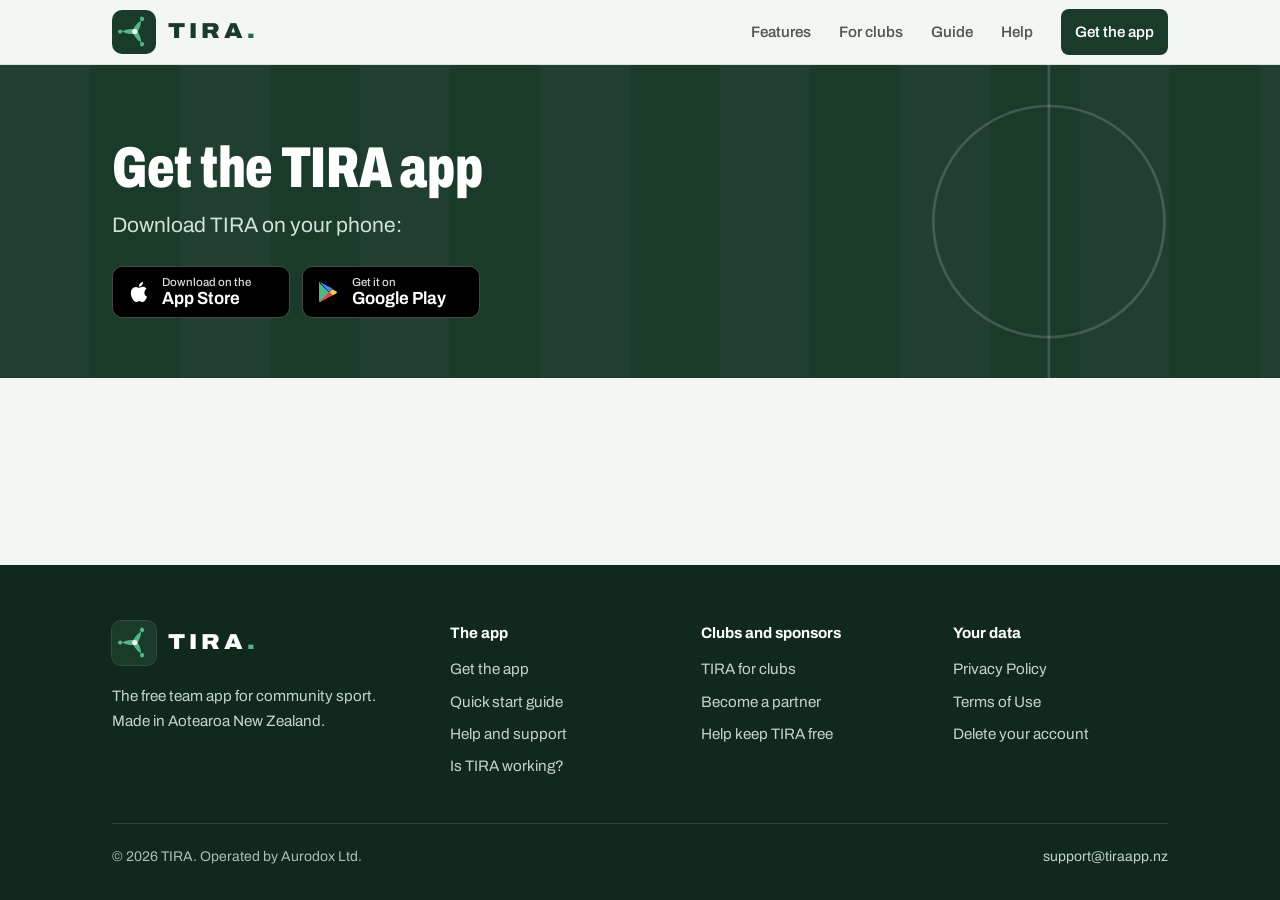
<file: get/index.html>
<!DOCTYPE html>
<html lang="en">
<head>
  <meta charset="UTF-8" />
  <meta name="viewport" content="width=device-width, initial-scale=1" />
  <title>Get the TIRA app | TIRA</title>
  <meta name="description" content="Download TIRA, the free team app for community sport, for iPhone or Android." />
  <meta name="robots" content="noindex" />
  <meta name="theme-color" content="#1a3a2a" />
  <meta property="og:type" content="website" />
  <meta property="og:site_name" content="TIRA" />
  <meta property="og:title" content="Get the TIRA app | TIRA" />
  <meta property="og:description" content="Download TIRA, the free team app for community sport, for iPhone or Android." />
  <meta property="og:url" content="https://tiraapp.nz/get/" />
  <meta property="og:image" content="https://tiraapp.nz/android-chrome-512x512.png" />
  <meta name="twitter:card" content="summary" />
  <link rel="icon" type="image/png" sizes="32x32" href="/favicon-32x32.png">
  <link rel="icon" type="image/png" sizes="16x16" href="/favicon-16x16.png">
  <link rel="apple-touch-icon" sizes="180x180" href="/apple-touch-icon.png">
  <link rel="manifest" href="/site.webmanifest">
  <link rel="preload" href="/assets/fonts/archivo-latin.woff2" as="font" type="font/woff2" crossorigin>
  <link rel="stylesheet" href="/assets/site.css">
</head>
<body>
<a class="skip-link" href="#main">Skip to content</a>

<header class="site-header">
  <div class="wrap">
    <a class="wordmark" href="/" aria-label="TIRA home"><img src="/assets/tira-icon.svg" alt="" width="44" height="44"><span>TIRA<i>.</i></span></a>
    <button class="menu-btn" type="button" aria-expanded="false" aria-controls="site-nav">
      <svg viewBox="0 0 24 24" fill="none" stroke="currentColor" stroke-width="2.2" stroke-linecap="round" aria-hidden="true"><path d="M4 7h16M4 12h16M4 17h16"/></svg>
      Menu
    </button>
    <nav class="site-nav" id="site-nav" aria-label="Main">
      <a href="/#features">Features</a>
      <a href="/clubs/">For clubs</a>
      <a href="/guide/">Guide</a>
      <a href="/support/">Help</a>
      <a class="btn" href="/get/">Get the app</a>
    </nav>
  </div>
</header>

<main id="main">
<div class="turf on-turf page-head">
  <div class="chalk-lines" aria-hidden="true">
    <svg viewBox="0 0 1440 400" preserveAspectRatio="xMaxYMid slice" fill="none" stroke="currentColor" stroke-width="3">
      <line x1="1180" y1="0" x2="1180" y2="400"/>
      <circle cx="1180" cy="200" r="130"/>
    </svg>
  </div>
  <div class="wrap">
    <h1 class="display">Get the TIRA app</h1>
    <p class="lede">Taking you to your app store…</p>
    <div class="actions">
      <div class="stores">
        <a class="store" href="https://apps.apple.com/app/tira-sports/id6776856453">
          <svg viewBox="0 0 24 24" fill="currentColor" aria-hidden="true"><path d="M18.71 19.5c-.83 1.24-1.71 2.45-3.05 2.47-1.34.03-1.77-.79-3.29-.79-1.53 0-2 .77-3.27.82-1.31.05-2.3-1.32-3.14-2.53C4.25 17 2.94 12.45 4.7 9.39c.87-1.52 2.43-2.48 4.12-2.51 1.28-.02 2.5.87 3.29.87.78 0 2.26-1.07 3.8-.91.65.03 2.47.26 3.64 1.98-.09.06-2.17 1.28-2.15 3.81.03 3.02 2.65 4.03 2.68 4.04-.03.07-.42 1.44-1.38 2.83zM13 3.5c.73-.83 1.94-1.46 2.94-1.5.13 1.17-.34 2.35-1.04 3.19-.69.85-1.83 1.51-2.95 1.42-.15-1.15.41-2.35 1.05-3.11z"/></svg>
          <span><small>Download on the</small><strong>App Store</strong></span>
        </a>
        <a class="store" href="https://play.google.com/store/apps/details?id=nz.tira.app">
          <svg viewBox="0 0 24 24" aria-hidden="true"><path d="M3.18 1.77C2.46 2.14 2 2.9 2 3.78v16.44c0 .88.46 1.64 1.18 2.01l9.21-9.21v-.22L3.18 3.72v-1.95z" fill="#52b788"/><path d="M15.46 15.54l-3.07-3.07v-.22l3.07-3.07 3.71 2.11c1.04.59 1.04 1.55 0 2.14l-3.71 2.11z" fill="#f9c74f"/><path d="M15.53 15.5L12.39 12.35 3.18 21.23c.34.18.75.16 1.12-.06l11.23-5.67z" fill="#ea4335"/><path d="M15.53 8.5L4.3 2.83C3.93 2.61 3.52 2.59 3.18 2.77l9.21 9.58 3.14-3.85z" fill="#4285f4"/></svg>
          <span><small>Get it on</small><strong>Google Play</strong></span>
        </a>
      </div>
    </div>
  </div>
</div>


</main>

<footer class="site-footer">
  <div class="wrap">
    <div class="cols">
      <div class="about">
        <a class="wordmark" href="/" aria-label="TIRA home"><img src="/assets/tira-icon.svg" alt="" width="44" height="44"><span>TIRA<i>.</i></span></a>
        <p>The free team app for community sport. Made in Aotearoa New Zealand.</p>
      </div>
      <div>
        <h2>The app</h2>
        <ul>
          <li><a href="/get/">Get the app</a></li>
          <li><a href="/guide/">Quick start guide</a></li>
          <li><a href="/support/">Help and support</a></li>
          <li><a href="/status/">Is TIRA working?</a></li>
        </ul>
      </div>
      <div>
        <h2>Clubs and sponsors</h2>
        <ul>
          <li><a href="/clubs/">TIRA for clubs</a></li>
          <li><a href="/partners/">Become a partner</a></li>
          <li><a href="/support-tira/">Help keep TIRA free</a></li>
        </ul>
      </div>
      <div>
        <h2>Your data</h2>
        <ul>
          <li><a href="/privacy/">Privacy Policy</a></li>
          <li><a href="/terms/">Terms of Use</a></li>
          <li><a href="/delete-account/">Delete your account</a></li>
        </ul>
      </div>
    </div>
    <div class="legal">
      <p>&copy; 2026 TIRA. Operated by Aurodox Ltd.</p>
      <p><a href="mailto:support@tiraapp.nz">support@tiraapp.nz</a></p>
    </div>
  </div>
</footer>

<script src="/assets/site.js" defer></script>
<script>
    (function () {
      var ua = navigator.userAgent || '';
      var isIPadOSDesktopUA = /Macintosh/.test(ua) && navigator.maxTouchPoints > 1;
      var isIOS = (/iPad|iPhone|iPod/.test(ua) || isIPadOSDesktopUA) && !window.MSStream;
      var isAndroid = /Android/.test(ua);
      var target = null;
      if (isIOS) target = 'https://apps.apple.com/app/tira-sports/id6776856453';
      else if (isAndroid) target = 'https://play.google.com/store/apps/details?id=nz.tira.app';
      if (target) window.location.replace(target);
      else document.querySelector('.lede').textContent = 'Download TIRA on your phone:';
    })();
  </script>
</body>
</html>
</file>
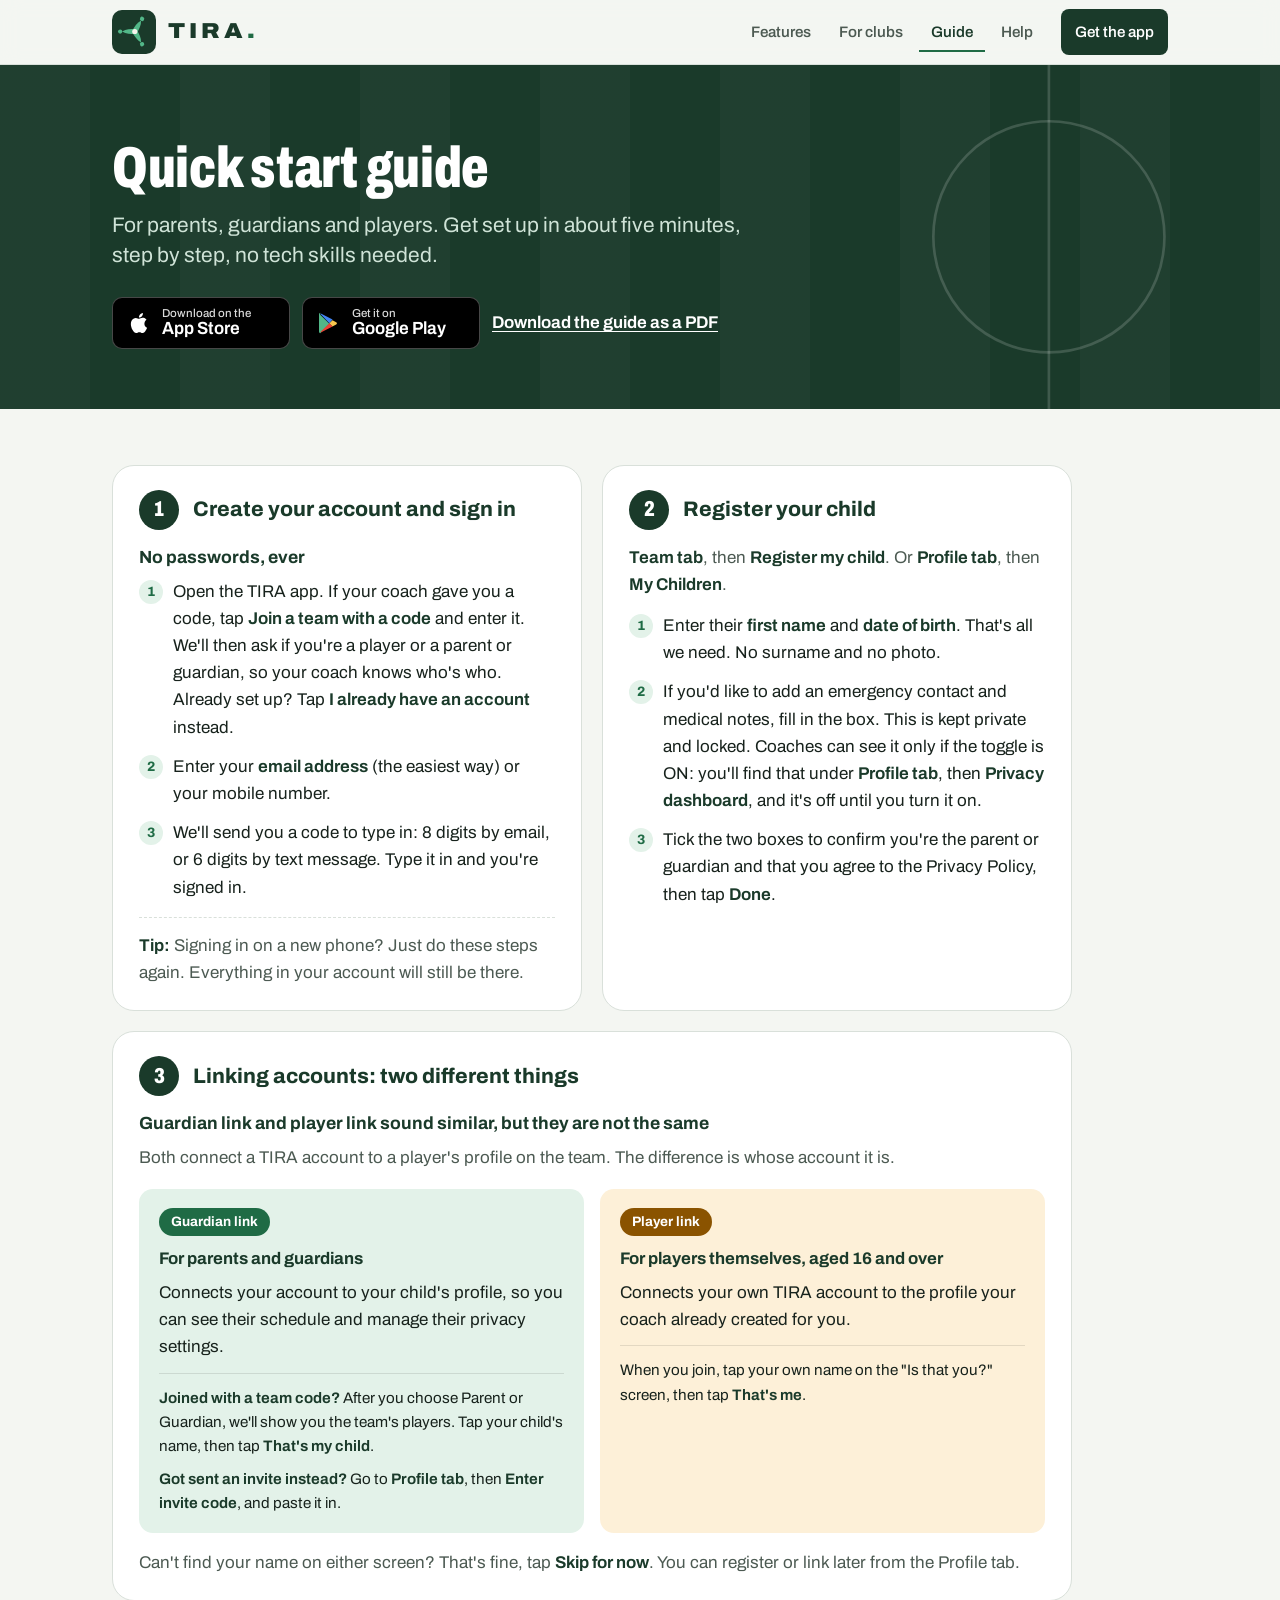
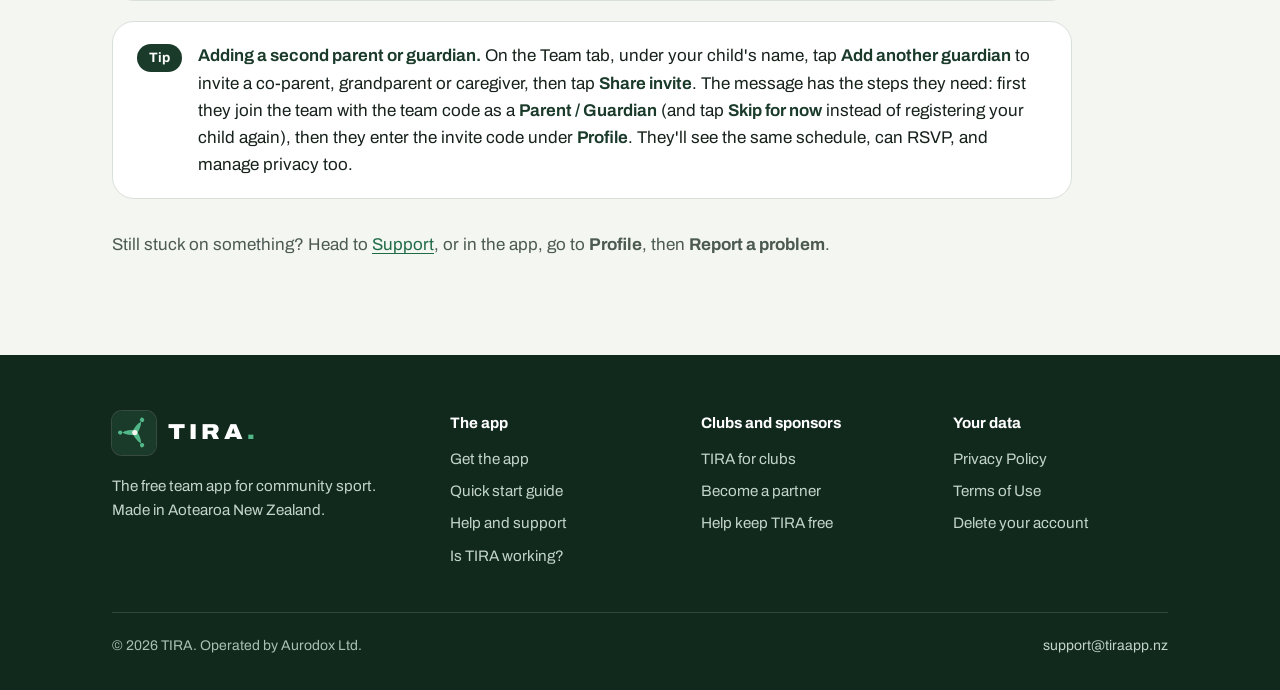
<file: guide/index.html>
<!DOCTYPE html>
<html lang="en">
<head>
  <meta charset="UTF-8" />
  <meta name="viewport" content="width=device-width, initial-scale=1" />
  <title>Quick start guide | TIRA</title>
  <meta name="description" content="Get set up on TIRA in about five minutes, for parents, guardians and players. No tech skills needed." />
  <link rel="canonical" href="https://tiraapp.nz/guide/" />
  <meta name="theme-color" content="#1a3a2a" />
  <meta property="og:type" content="website" />
  <meta property="og:site_name" content="TIRA" />
  <meta property="og:title" content="Quick start guide | TIRA" />
  <meta property="og:description" content="Get set up on TIRA in about five minutes, for parents, guardians and players. No tech skills needed." />
  <meta property="og:url" content="https://tiraapp.nz/guide/" />
  <meta property="og:image" content="https://tiraapp.nz/android-chrome-512x512.png" />
  <meta name="twitter:card" content="summary" />
  <link rel="icon" type="image/png" sizes="32x32" href="/favicon-32x32.png">
  <link rel="icon" type="image/png" sizes="16x16" href="/favicon-16x16.png">
  <link rel="apple-touch-icon" sizes="180x180" href="/apple-touch-icon.png">
  <link rel="manifest" href="/site.webmanifest">
  <link rel="preload" href="/assets/fonts/archivo-latin.woff2" as="font" type="font/woff2" crossorigin>
  <link rel="stylesheet" href="/assets/site.css">
  <style>
    .guide { padding-top: clamp(32px, 5vw, 56px); padding-bottom: clamp(56px, 8vw, 96px); }
    .guide > * { max-width: 960px; }
    .step-grid { display: grid; grid-template-columns: 1fr 1fr; gap: 20px; }
    .card { background: var(--paper); border: 1px solid var(--line); border-radius: var(--radius-l); padding: 24px 26px; }
    .card.full { margin-top: 20px; }
    .card-head { display: flex; align-items: center; gap: 14px; margin-bottom: 14px; }
    .num { width: 40px; height: 40px; border-radius: 50%; background: var(--turf); color: #fff; flex-shrink: 0;
      display: grid; place-items: center; font-weight: 850; font-stretch: 75%; font-size: 1.35rem; }
    .card-head h2 { font-size: var(--step-1); font-weight: 750; line-height: 1.25; }
    .card .lede { font-size: 1.1rem; font-weight: 700; color: var(--turf); margin-bottom: 6px; }
    .card .kicker { color: var(--slate); margin-bottom: 14px; }
    .card .kicker b { color: var(--turf); font-weight: 650; }
    .card ol { list-style: none; counter-reset: step; padding: 0; }
    .card ol li { counter-increment: step; position: relative; padding-left: 34px; margin-bottom: 12px; }
    .card ol li::before { content: counter(step); position: absolute; left: 0; top: 2px; width: 24px; height: 24px; border-radius: 50%;
      background: var(--mint-wash); color: var(--mint-ink); font-size: .85rem; font-weight: 750; display: grid; place-items: center; }
    .card ol li:last-child { margin-bottom: 0; }
    .card b { font-weight: 650; color: var(--turf); }
    .tip { margin-top: 16px; padding-top: 14px; border-top: 1px dashed var(--line); color: var(--slate); }
    .link-row { display: grid; grid-template-columns: 1fr 1fr; gap: 16px; margin-top: 18px; }
    .link-card { border-radius: var(--radius-m); padding: 18px 20px; }
    .link-card.guardian { background: var(--mint-wash); }
    .link-card.player { background: var(--amber-wash); }
    .badge { display: inline-block; font-size: .85rem; font-weight: 700; padding: 3px 12px; border-radius: 999px; color: #fff; margin-bottom: 10px; }
    .badge.guardian { background: var(--mint-ink); }
    .badge.player { background: var(--amber-ink); }
    .link-card h3 { font-size: 1.05rem; margin-bottom: 6px; }
    .link-card p { margin-bottom: 12px; }
    .link-card .how { font-size: .95rem; border-top: 1px solid rgba(0,0,0,.1); padding-top: 12px; }
    .link-card .how p { margin-bottom: 8px; }
    .link-card .how p:last-child { margin-bottom: 0; }
    .skip-note { color: var(--slate); margin-top: 16px; }
    .callout { margin-top: 20px; background: var(--paper); border: 1px solid var(--line); border-radius: var(--radius-l);
      padding: 20px 24px; display: flex; align-items: flex-start; gap: 16px; }
    .callout .tag { flex-shrink: 0; background: var(--turf); color: #fff; font-size: .85rem; font-weight: 700; padding: 3px 12px; border-radius: 999px; margin-top: 2px; }
    .callout b { color: var(--turf); font-weight: 650; }
    .next-link { margin-top: 32px; color: var(--slate); }
    .pdf-link { color: #fff; font-weight: 650; }
    .pdf-link:hover { color: var(--bib); }
    @media (max-width: 760px) {
      .step-grid, .link-row { grid-template-columns: 1fr; }
      .callout { flex-direction: column; }
    }
  </style>
</head>
<body>
<a class="skip-link" href="#main">Skip to content</a>

<header class="site-header">
  <div class="wrap">
    <a class="wordmark" href="/" aria-label="TIRA home"><img src="/assets/tira-icon.svg" alt="" width="44" height="44"><span>TIRA<i>.</i></span></a>
    <button class="menu-btn" type="button" aria-expanded="false" aria-controls="site-nav">
      <svg viewBox="0 0 24 24" fill="none" stroke="currentColor" stroke-width="2.2" stroke-linecap="round" aria-hidden="true"><path d="M4 7h16M4 12h16M4 17h16"/></svg>
      Menu
    </button>
    <nav class="site-nav" id="site-nav" aria-label="Main">
      <a href="/#features">Features</a>
      <a href="/clubs/">For clubs</a>
      <a href="/guide/" aria-current="page">Guide</a>
      <a href="/support/">Help</a>
      <a class="btn" href="/get/">Get the app</a>
    </nav>
  </div>
</header>

<main id="main">
<div class="turf on-turf page-head">
  <div class="chalk-lines" aria-hidden="true">
    <svg viewBox="0 0 1440 400" preserveAspectRatio="xMaxYMid slice" fill="none" stroke="currentColor" stroke-width="3">
      <line x1="1180" y1="0" x2="1180" y2="400"/>
      <circle cx="1180" cy="200" r="130"/>
    </svg>
  </div>
  <div class="wrap">
    <h1 class="display">Quick start guide</h1>
    <p class="lede">For parents, guardians and players. Get set up in about five minutes, step by step, no tech skills needed.</p>
    <div class="actions">
      <div class="stores">
        <a class="store" href="https://apps.apple.com/app/tira-sports/id6776856453">
          <svg viewBox="0 0 24 24" fill="currentColor" aria-hidden="true"><path d="M18.71 19.5c-.83 1.24-1.71 2.45-3.05 2.47-1.34.03-1.77-.79-3.29-.79-1.53 0-2 .77-3.27.82-1.31.05-2.3-1.32-3.14-2.53C4.25 17 2.94 12.45 4.7 9.39c.87-1.52 2.43-2.48 4.12-2.51 1.28-.02 2.5.87 3.29.87.78 0 2.26-1.07 3.8-.91.65.03 2.47.26 3.64 1.98-.09.06-2.17 1.28-2.15 3.81.03 3.02 2.65 4.03 2.68 4.04-.03.07-.42 1.44-1.38 2.83zM13 3.5c.73-.83 1.94-1.46 2.94-1.5.13 1.17-.34 2.35-1.04 3.19-.69.85-1.83 1.51-2.95 1.42-.15-1.15.41-2.35 1.05-3.11z"/></svg>
          <span><small>Download on the</small><strong>App Store</strong></span>
        </a>
        <a class="store" href="https://play.google.com/store/apps/details?id=nz.tira.app">
          <svg viewBox="0 0 24 24" aria-hidden="true"><path d="M3.18 1.77C2.46 2.14 2 2.9 2 3.78v16.44c0 .88.46 1.64 1.18 2.01l9.21-9.21v-.22L3.18 3.72v-1.95z" fill="#52b788"/><path d="M15.46 15.54l-3.07-3.07v-.22l3.07-3.07 3.71 2.11c1.04.59 1.04 1.55 0 2.14l-3.71 2.11z" fill="#f9c74f"/><path d="M15.53 15.5L12.39 12.35 3.18 21.23c.34.18.75.16 1.12-.06l11.23-5.67z" fill="#ea4335"/><path d="M15.53 8.5L4.3 2.83C3.93 2.61 3.52 2.59 3.18 2.77l9.21 9.58 3.14-3.85z" fill="#4285f4"/></svg>
          <span><small>Get it on</small><strong>Google Play</strong></span>
        </a>
      </div>
      <a class="pdf-link" href="/guide/TIRA-Quick-Start-Guide.pdf">Download the guide as a PDF</a>
    </div>
  </div>
</div>

<div class="wrap guide">
<div class="step-grid">
    <div class="card">
      <div class="card-head"><div class="num">1</div><h2>Create your account and sign in</h2></div>
      <div class="lede">No passwords, ever</div>
      <ol>
        <li>Open the TIRA app. If your coach gave you a code, tap <b>Join a team with a code</b> and enter it. We'll then ask if you're a player or a parent or guardian, so your coach knows who's who. Already set up? Tap <b>I already have an account</b> instead.</li>
        <li>Enter your <b>email address</b> (the easiest way) or your mobile number.</li>
        <li>We'll send you a code to type in: 8 digits by email, or 6 digits by text message. Type it in and you're signed in.</li>
      </ol>
      <div class="tip"><b>Tip:</b> Signing in on a new phone? Just do these steps again. Everything in your account will still be there.</div>
    </div>

    <div class="card">
      <div class="card-head"><div class="num">2</div><h2>Register your child</h2></div>
      <div class="kicker"><b>Team tab</b>, then <b>Register my child</b>. Or <b>Profile tab</b>, then <b>My Children</b>.</div>
      <ol>
        <li>Enter their <b>first name</b> and <b>date of birth</b>. That's all we need. No surname and no photo.</li>
        <li>If you'd like to add an emergency contact and medical notes, fill in the box. This is kept private and locked. Coaches can see it only if the toggle is ON: you'll find that under <b>Profile tab</b>, then <b>Privacy dashboard</b>, and it's off until you turn it on.</li>
        <li>Tick the two boxes to confirm you're the parent or guardian and that you agree to the Privacy Policy, then tap <b>Done</b>.</li>
      </ol>
    </div>
  </div>

  <div class="card full">
    <div class="card-head"><div class="num">3</div><h2>Linking accounts: two different things</h2></div>
    <div class="lede">Guardian link and player link sound similar, but they are not the same</div>
    <div class="kicker">Both connect a TIRA account to a player's profile on the team. The difference is whose account it is.</div>

    <div class="link-row">
      <div class="link-card guardian">
        <span class="badge guardian">Guardian link</span>
        <h3>For parents and guardians</h3>
        <p>Connects your account to your child's profile, so you can see their schedule and manage their privacy settings.</p>
        <div class="how">
          <p><b>Joined with a team code?</b> After you choose Parent or Guardian, we'll show you the team's players. Tap your child's name, then tap <b>That's my child</b>.</p>
          <p><b>Got sent an invite instead?</b> Go to <b>Profile tab</b>, then <b>Enter invite code</b>, and paste it in.</p>
        </div>
      </div>
      <div class="link-card player">
        <span class="badge player">Player link</span>
        <h3>For players themselves, aged 16 and over</h3>
        <p>Connects your own TIRA account to the profile your coach already created for you.</p>
        <div class="how"><p>When you join, tap your own name on the "Is that you?" screen, then tap <b>That's me</b>.</p></div>
      </div>
    </div>

    <div class="skip-note">Can't find your name on either screen? That's fine, tap <b>Skip for now</b>. You can register or link later from the Profile tab.</div>
  </div>

  <div class="callout">
    <div class="tag">Tip</div>
    <p><b>Adding a second parent or guardian.</b> On the Team tab, under your child's name, tap <b>Add another guardian</b> to invite a co-parent, grandparent or caregiver, then tap <b>Share invite</b>. The message has the steps they need: first they join the team with the team code as a <b>Parent / Guardian</b> (and tap <b>Skip for now</b> instead of registering your child again), then they enter the invite code under <b>Profile</b>. They'll see the same schedule, can RSVP, and manage privacy too.</p>
  </div>

  <p class="next-link">Still stuck on something? Head to <a href="/support/">Support</a>, or in the app, go to <b>Profile</b>, then <b>Report a problem</b>.</p>
</div>
</main>

<footer class="site-footer">
  <div class="wrap">
    <div class="cols">
      <div class="about">
        <a class="wordmark" href="/" aria-label="TIRA home"><img src="/assets/tira-icon.svg" alt="" width="44" height="44"><span>TIRA<i>.</i></span></a>
        <p>The free team app for community sport. Made in Aotearoa New Zealand.</p>
      </div>
      <div>
        <h2>The app</h2>
        <ul>
          <li><a href="/get/">Get the app</a></li>
          <li><a href="/guide/">Quick start guide</a></li>
          <li><a href="/support/">Help and support</a></li>
          <li><a href="/status/">Is TIRA working?</a></li>
        </ul>
      </div>
      <div>
        <h2>Clubs and sponsors</h2>
        <ul>
          <li><a href="/clubs/">TIRA for clubs</a></li>
          <li><a href="/partners/">Become a partner</a></li>
          <li><a href="/support-tira/">Help keep TIRA free</a></li>
        </ul>
      </div>
      <div>
        <h2>Your data</h2>
        <ul>
          <li><a href="/privacy/">Privacy Policy</a></li>
          <li><a href="/terms/">Terms of Use</a></li>
          <li><a href="/delete-account/">Delete your account</a></li>
        </ul>
      </div>
    </div>
    <div class="legal">
      <p>&copy; 2026 TIRA. Operated by Aurodox Ltd.</p>
      <p><a href="mailto:support@tiraapp.nz">support@tiraapp.nz</a></p>
    </div>
  </div>
</footer>

<script src="/assets/site.js" defer></script>
</body>
</html>
</file>
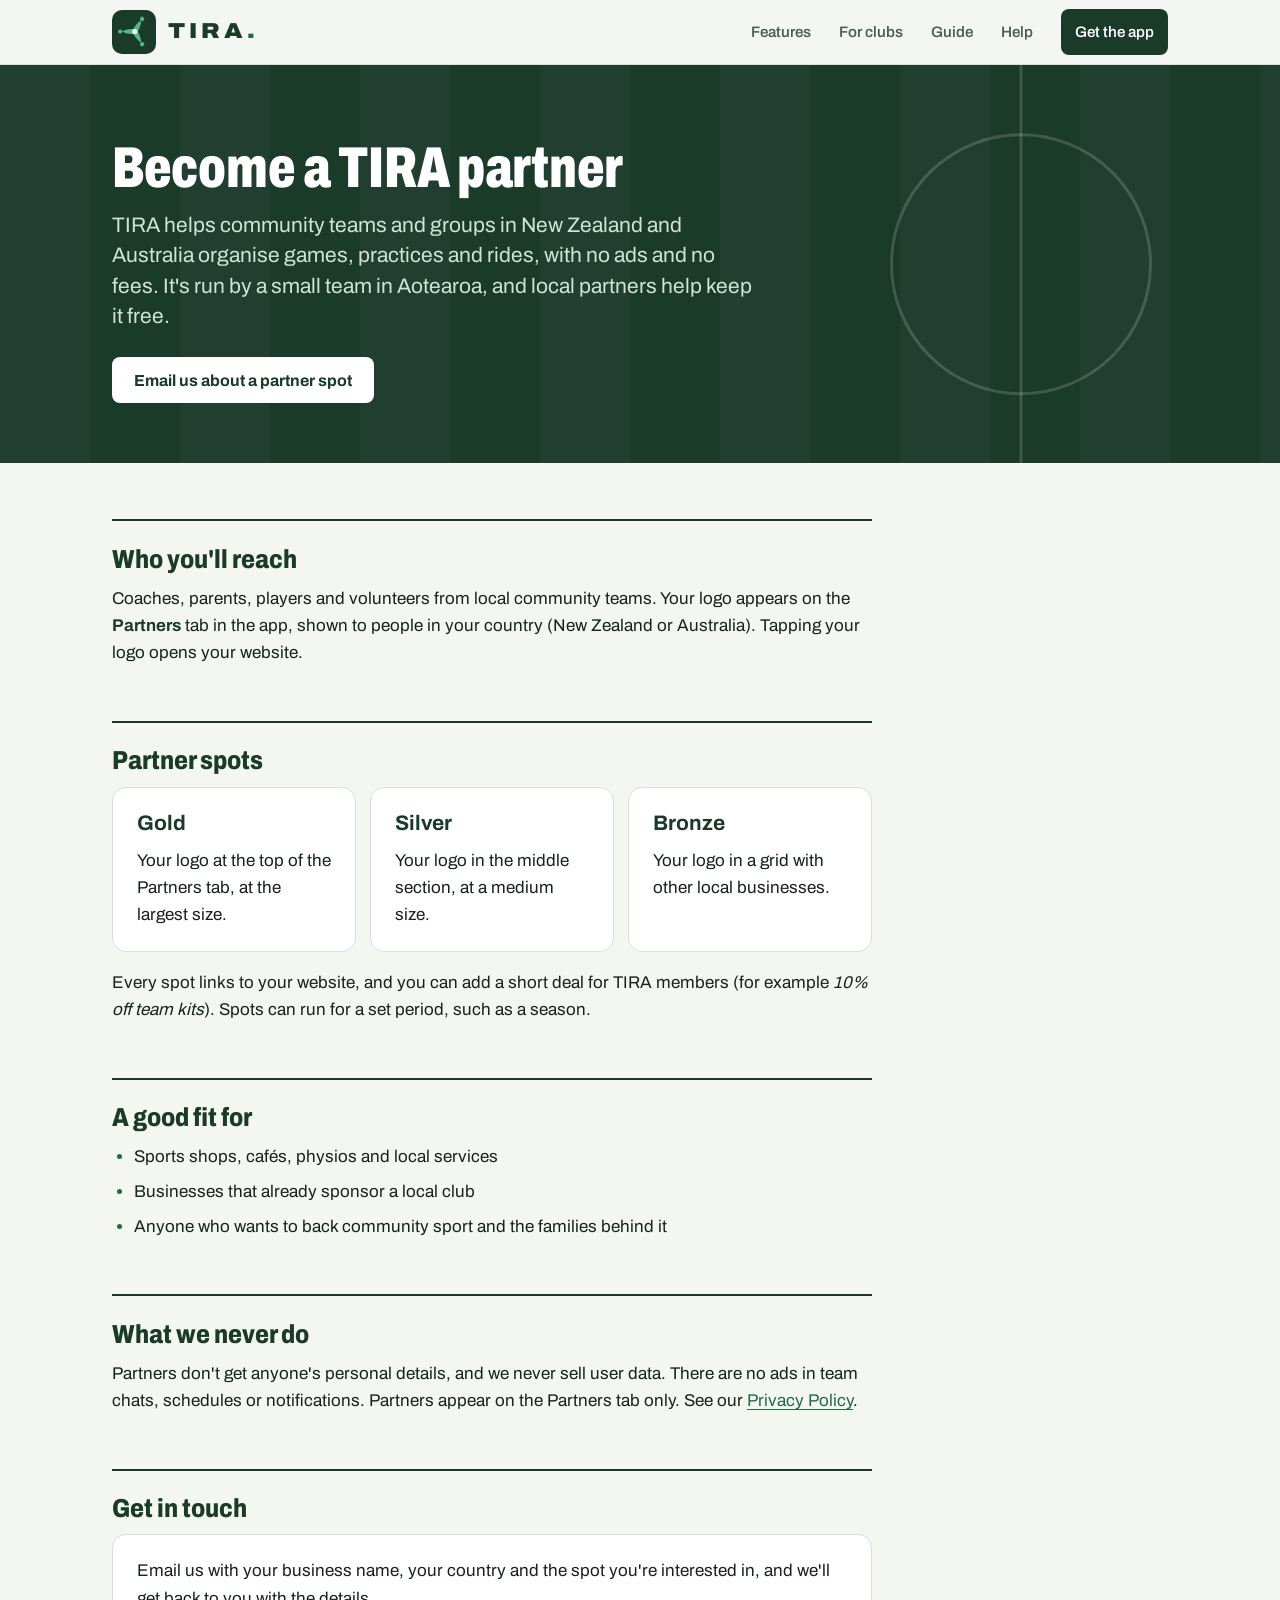
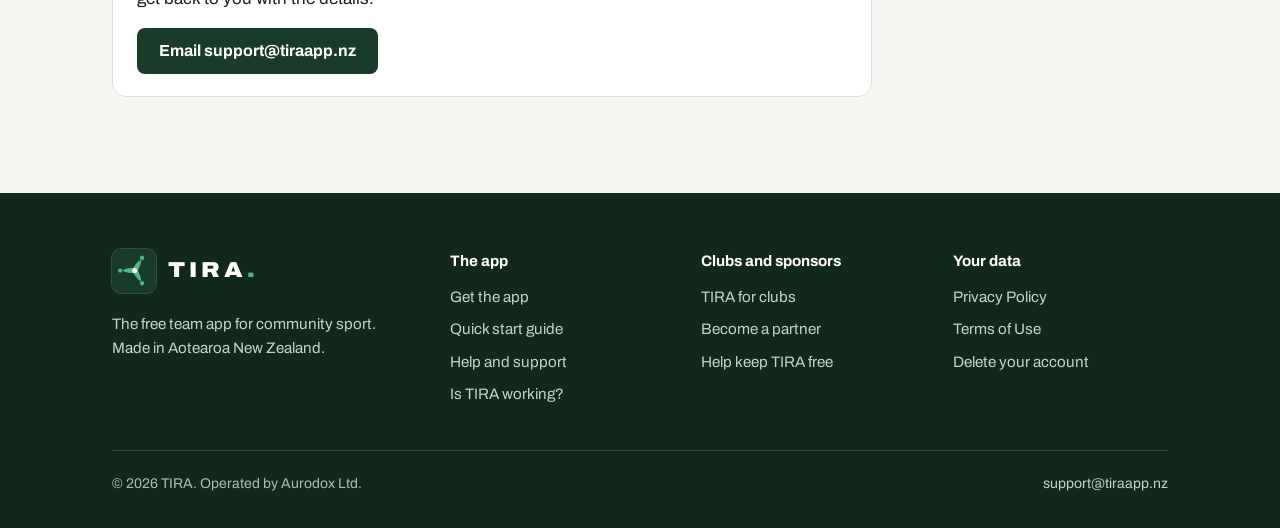
<file: partners/index.html>
<!DOCTYPE html>
<html lang="en">
<head>
  <meta charset="UTF-8" />
  <meta name="viewport" content="width=device-width, initial-scale=1" />
  <title>Become a partner | TIRA</title>
  <meta name="description" content="Put your business in front of local community teams and families on the TIRA app's Partners tab, and help keep TIRA free." />
  <link rel="canonical" href="https://tiraapp.nz/partners/" />
  <meta name="theme-color" content="#1a3a2a" />
  <meta property="og:type" content="website" />
  <meta property="og:site_name" content="TIRA" />
  <meta property="og:title" content="Become a partner | TIRA" />
  <meta property="og:description" content="Put your business in front of local community teams and families on the TIRA app's Partners tab, and help keep TIRA free." />
  <meta property="og:url" content="https://tiraapp.nz/partners/" />
  <meta property="og:image" content="https://tiraapp.nz/android-chrome-512x512.png" />
  <meta name="twitter:card" content="summary" />
  <link rel="icon" type="image/png" sizes="32x32" href="/favicon-32x32.png">
  <link rel="icon" type="image/png" sizes="16x16" href="/favicon-16x16.png">
  <link rel="apple-touch-icon" sizes="180x180" href="/apple-touch-icon.png">
  <link rel="manifest" href="/site.webmanifest">
  <link rel="preload" href="/assets/fonts/archivo-latin.woff2" as="font" type="font/woff2" crossorigin>
  <link rel="stylesheet" href="/assets/site.css">
</head>
<body>
<a class="skip-link" href="#main">Skip to content</a>

<header class="site-header">
  <div class="wrap">
    <a class="wordmark" href="/" aria-label="TIRA home"><img src="/assets/tira-icon.svg" alt="" width="44" height="44"><span>TIRA<i>.</i></span></a>
    <button class="menu-btn" type="button" aria-expanded="false" aria-controls="site-nav">
      <svg viewBox="0 0 24 24" fill="none" stroke="currentColor" stroke-width="2.2" stroke-linecap="round" aria-hidden="true"><path d="M4 7h16M4 12h16M4 17h16"/></svg>
      Menu
    </button>
    <nav class="site-nav" id="site-nav" aria-label="Main">
      <a href="/#features">Features</a>
      <a href="/clubs/">For clubs</a>
      <a href="/guide/">Guide</a>
      <a href="/support/">Help</a>
      <a class="btn" href="/get/">Get the app</a>
    </nav>
  </div>
</header>

<main id="main">
<div class="turf on-turf page-head">
  <div class="chalk-lines" aria-hidden="true">
    <svg viewBox="0 0 1440 400" preserveAspectRatio="xMaxYMid slice" fill="none" stroke="currentColor" stroke-width="3">
      <line x1="1180" y1="0" x2="1180" y2="400"/>
      <circle cx="1180" cy="200" r="130"/>
    </svg>
  </div>
  <div class="wrap">
    <h1 class="display">Become a TIRA partner</h1>
    <p class="lede">TIRA helps community teams and groups in New Zealand and Australia organise games, practices and rides, with no ads and no fees. It's run by a small team in Aotearoa, and local partners help keep it free.</p>
    <div class="actions">
      <a class="btn" href="mailto:support@tiraapp.nz?subject=TIRA%20partner%20enquiry">Email us about a partner spot</a>
    </div>
  </div>
</div>

<div class="wrap prose">
<h2>Who you'll reach</h2>
  <p>Coaches, parents, players and volunteers from local community teams. Your logo appears on the
  <strong>Partners</strong> tab in the app, shown to people in your country (New Zealand or Australia).
  Tapping your logo opens your website.</p>

  <h2>Partner spots</h2>
  <div class="grid-3">
    <div class="panel">
      <h3>Gold</h3>
      <p>Your logo at the top of the Partners tab, at the largest size.</p>
    </div>
    <div class="panel">
      <h3>Silver</h3>
      <p>Your logo in the middle section, at a medium size.</p>
    </div>
    <div class="panel">
      <h3>Bronze</h3>
      <p>Your logo in a grid with other local businesses.</p>
    </div>
  </div>
  <p>Every spot links to your website, and you can add a short deal for TIRA members
  (for example <em>10% off team kits</em>). Spots can run for a set period, such as a season.</p>

  <h2>A good fit for</h2>
  <ul>
    <li>Sports shops, cafés, physios and local services</li>
    <li>Businesses that already sponsor a local club</li>
    <li>Anyone who wants to back community sport and the families behind it</li>
  </ul>

  <h2>What we never do</h2>
  <p>Partners don't get anyone's personal details, and we never sell user data. There are no ads in
  team chats, schedules or notifications. Partners appear on the Partners tab only. See our
  <a href="/privacy/">Privacy Policy</a>.</p>

  <h2>Get in touch</h2>
  <div class="panel">
    <p>Email us with your business name, your country and the spot you're interested in, and we'll
    get back to you with the details.</p>
    <a class="btn" href="mailto:support@tiraapp.nz?subject=TIRA%20partner%20enquiry">Email support@tiraapp.nz</a>
  </div>
</div>
</main>

<footer class="site-footer">
  <div class="wrap">
    <div class="cols">
      <div class="about">
        <a class="wordmark" href="/" aria-label="TIRA home"><img src="/assets/tira-icon.svg" alt="" width="44" height="44"><span>TIRA<i>.</i></span></a>
        <p>The free team app for community sport. Made in Aotearoa New Zealand.</p>
      </div>
      <div>
        <h2>The app</h2>
        <ul>
          <li><a href="/get/">Get the app</a></li>
          <li><a href="/guide/">Quick start guide</a></li>
          <li><a href="/support/">Help and support</a></li>
          <li><a href="/status/">Is TIRA working?</a></li>
        </ul>
      </div>
      <div>
        <h2>Clubs and sponsors</h2>
        <ul>
          <li><a href="/clubs/">TIRA for clubs</a></li>
          <li><a href="/partners/">Become a partner</a></li>
          <li><a href="/support-tira/">Help keep TIRA free</a></li>
        </ul>
      </div>
      <div>
        <h2>Your data</h2>
        <ul>
          <li><a href="/privacy/">Privacy Policy</a></li>
          <li><a href="/terms/">Terms of Use</a></li>
          <li><a href="/delete-account/">Delete your account</a></li>
        </ul>
      </div>
    </div>
    <div class="legal">
      <p>&copy; 2026 TIRA. Operated by Aurodox Ltd.</p>
      <p><a href="mailto:support@tiraapp.nz">support@tiraapp.nz</a></p>
    </div>
  </div>
</footer>

<script src="/assets/site.js" defer></script>
</body>
</html>
</file>
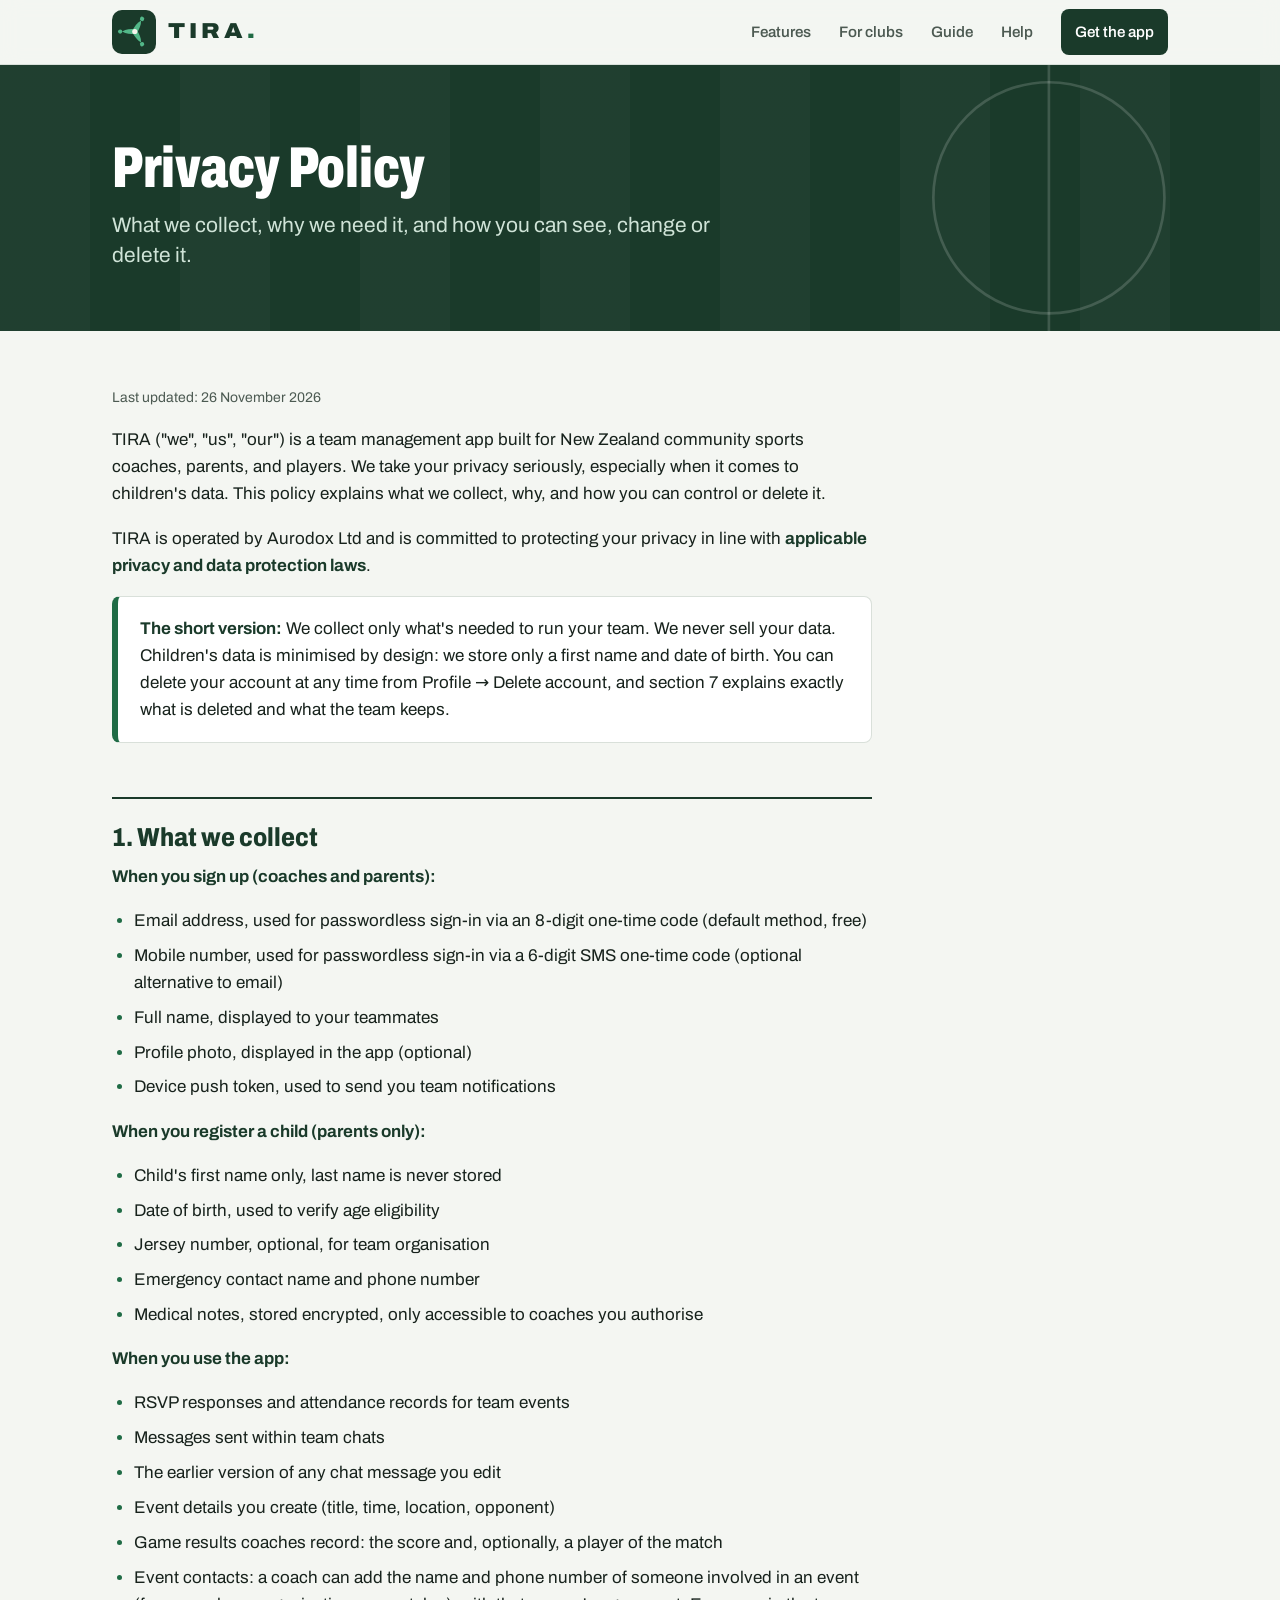
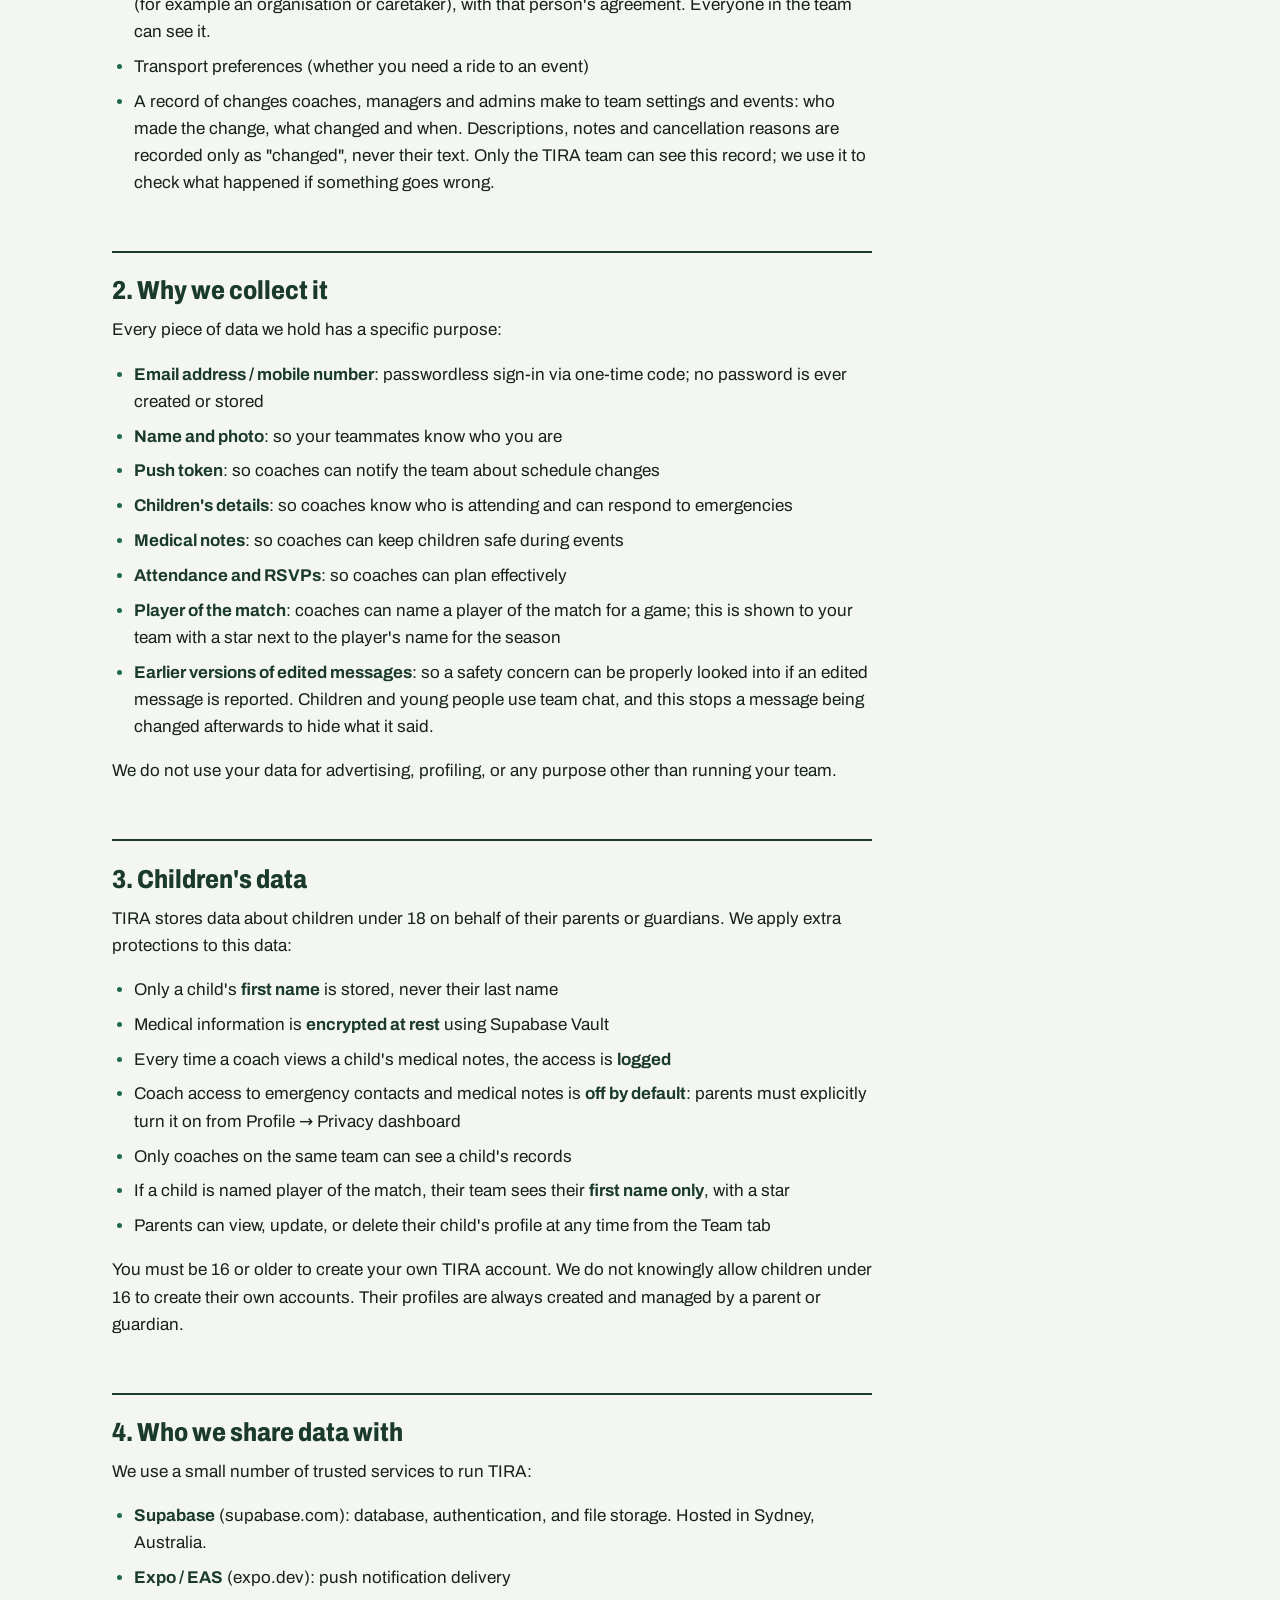
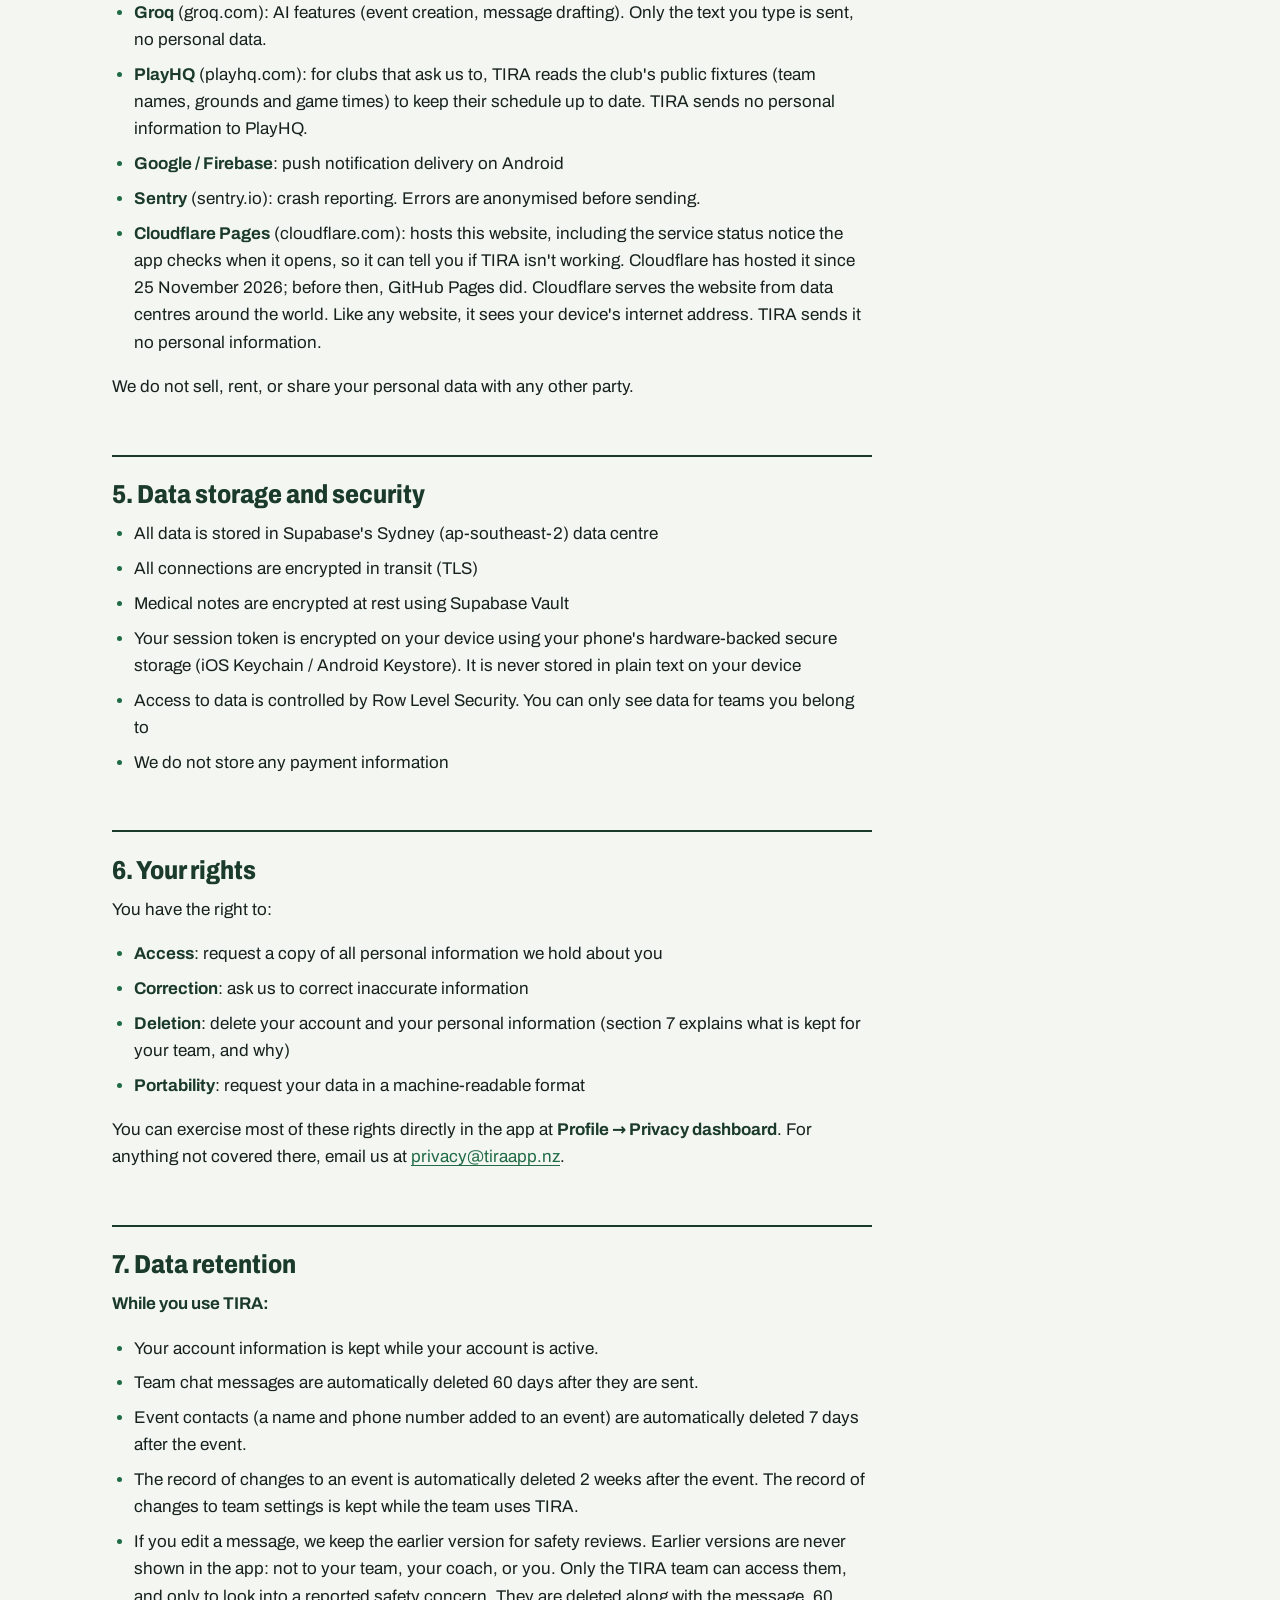
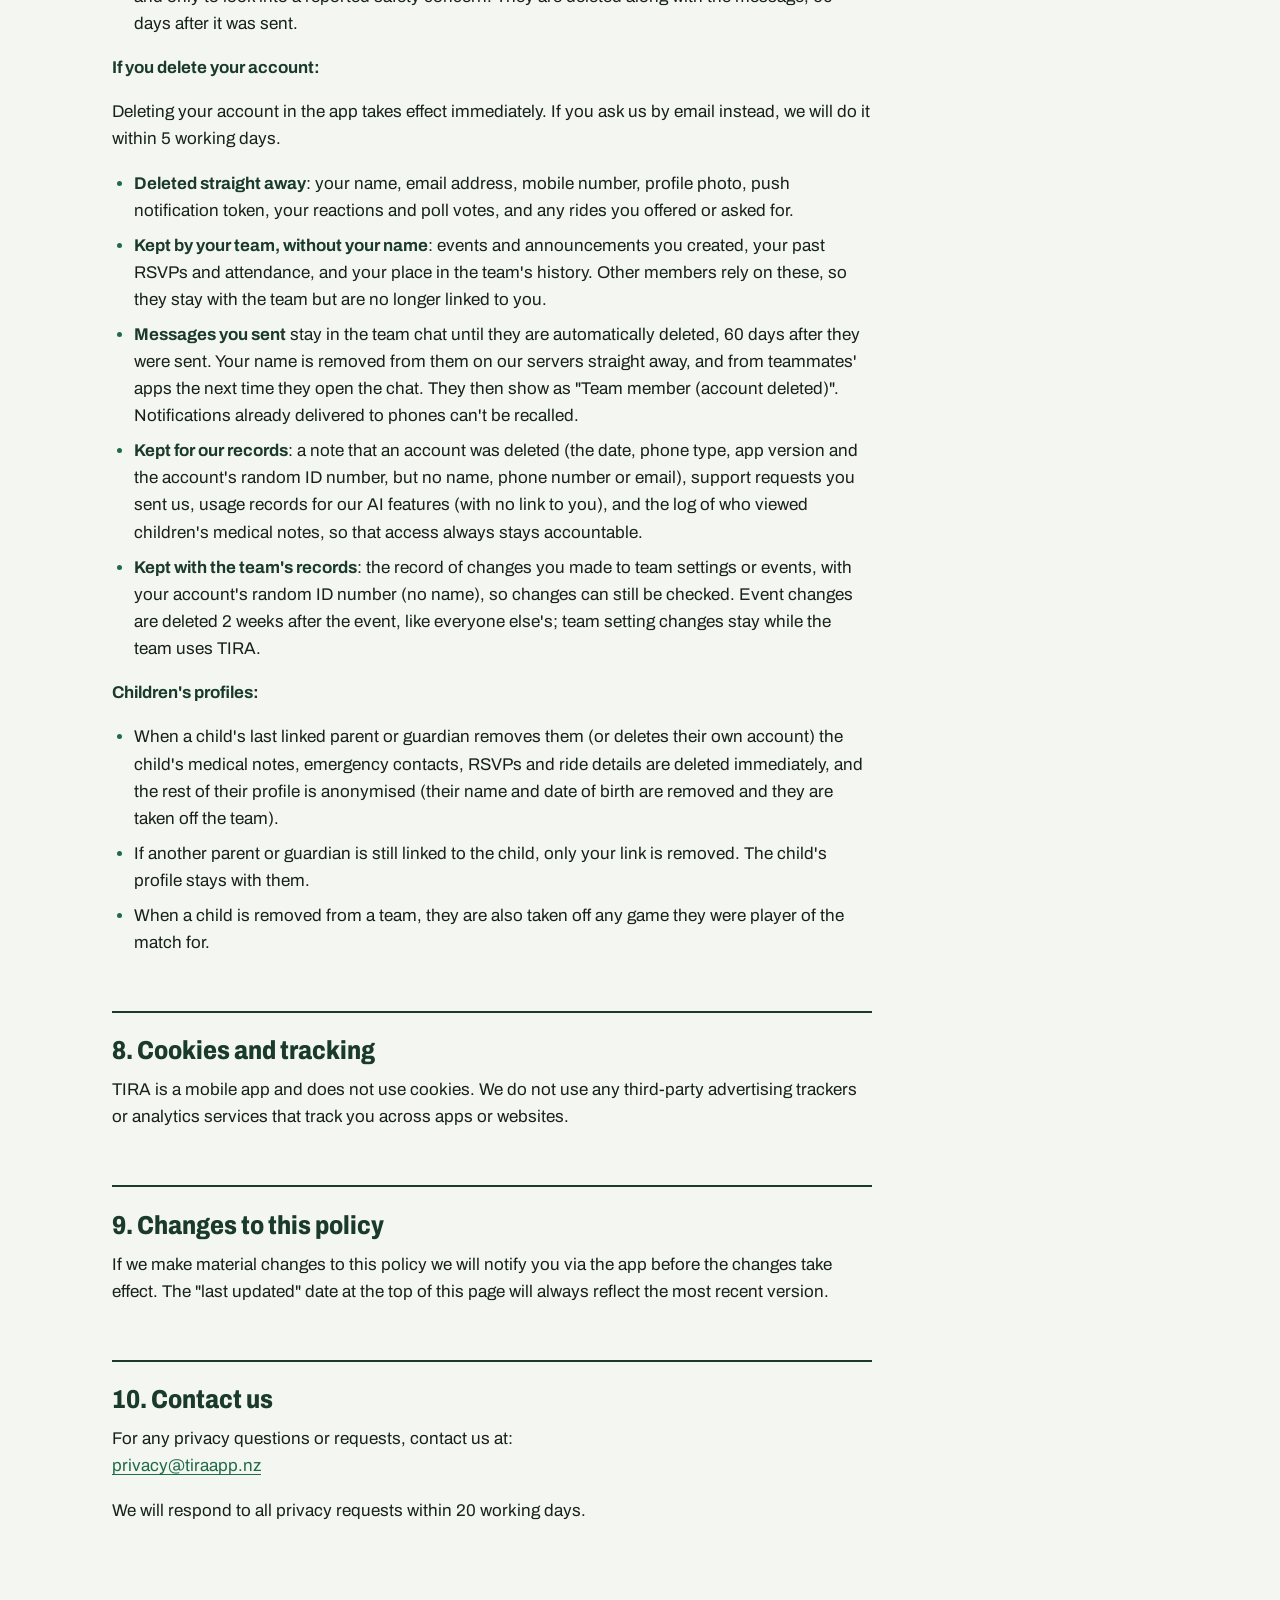
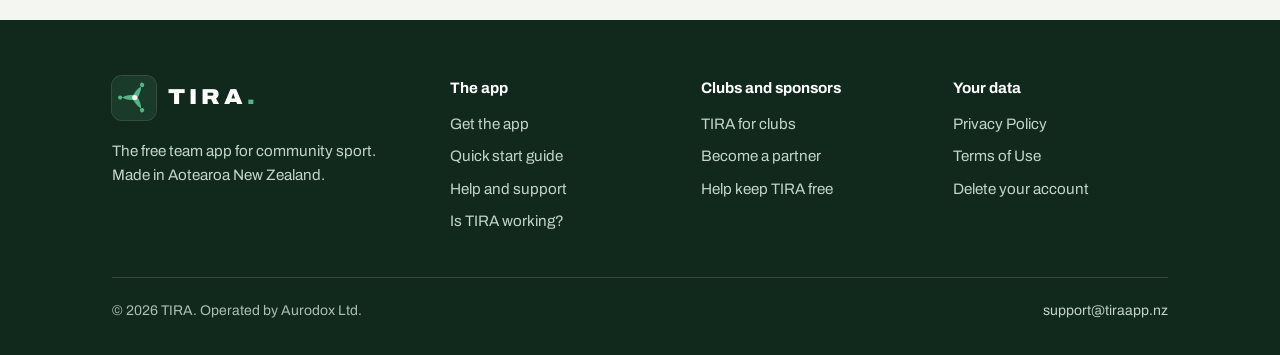
<file: privacy/index.html>
<!DOCTYPE html>
<html lang="en">
<head>
  <meta charset="UTF-8" />
  <meta name="viewport" content="width=device-width, initial-scale=1" />
  <title>Privacy Policy | TIRA</title>
  <meta name="description" content="What TIRA collects, why, how children's data is protected, and how to see, change or delete your information." />
  <link rel="canonical" href="https://tiraapp.nz/privacy/" />
  <meta name="theme-color" content="#1a3a2a" />
  <meta property="og:type" content="website" />
  <meta property="og:site_name" content="TIRA" />
  <meta property="og:title" content="Privacy Policy | TIRA" />
  <meta property="og:description" content="What TIRA collects, why, how children's data is protected, and how to see, change or delete your information." />
  <meta property="og:url" content="https://tiraapp.nz/privacy/" />
  <meta property="og:image" content="https://tiraapp.nz/android-chrome-512x512.png" />
  <meta name="twitter:card" content="summary" />
  <link rel="icon" type="image/png" sizes="32x32" href="/favicon-32x32.png">
  <link rel="icon" type="image/png" sizes="16x16" href="/favicon-16x16.png">
  <link rel="apple-touch-icon" sizes="180x180" href="/apple-touch-icon.png">
  <link rel="manifest" href="/site.webmanifest">
  <link rel="preload" href="/assets/fonts/archivo-latin.woff2" as="font" type="font/woff2" crossorigin>
  <link rel="stylesheet" href="/assets/site.css">
</head>
<body>
<a class="skip-link" href="#main">Skip to content</a>

<header class="site-header">
  <div class="wrap">
    <a class="wordmark" href="/" aria-label="TIRA home"><img src="/assets/tira-icon.svg" alt="" width="44" height="44"><span>TIRA<i>.</i></span></a>
    <button class="menu-btn" type="button" aria-expanded="false" aria-controls="site-nav">
      <svg viewBox="0 0 24 24" fill="none" stroke="currentColor" stroke-width="2.2" stroke-linecap="round" aria-hidden="true"><path d="M4 7h16M4 12h16M4 17h16"/></svg>
      Menu
    </button>
    <nav class="site-nav" id="site-nav" aria-label="Main">
      <a href="/#features">Features</a>
      <a href="/clubs/">For clubs</a>
      <a href="/guide/">Guide</a>
      <a href="/support/">Help</a>
      <a class="btn" href="/get/">Get the app</a>
    </nav>
  </div>
</header>

<main id="main">
<div class="turf on-turf page-head">
  <div class="chalk-lines" aria-hidden="true">
    <svg viewBox="0 0 1440 400" preserveAspectRatio="xMaxYMid slice" fill="none" stroke="currentColor" stroke-width="3">
      <line x1="1180" y1="0" x2="1180" y2="400"/>
      <circle cx="1180" cy="200" r="130"/>
    </svg>
  </div>
  <div class="wrap">
    <h1 class="display">Privacy Policy</h1>
    <p class="lede">What we collect, why we need it, and how you can see, change or delete it.</p>
  </div>
</div>

<div class="wrap prose">
<p class="updated">Last updated: 26 November 2026</p>

  <p>
    TIRA ("we", "us", "our") is a team management app built for New Zealand
    community sports coaches, parents, and players. We take your privacy
    seriously, especially when it comes to children's data. This policy
    explains what we collect, why, and how you can control or delete it.
  </p>

  <p>
    TIRA is operated by Aurodox Ltd and is committed to protecting your
    privacy in line with <strong>applicable privacy and data protection laws</strong>.
  </p>

  <div class="summary">
    <p>
      <strong>The short version:</strong> We collect only what's needed to
      run your team. We never sell your data. Children's data is minimised
      by design: we store only a first name and date of birth. You can
      delete your account at any time from Profile → Delete account, and
      section 7 explains exactly what is deleted and what the team keeps.
    </p>
  </div>

  <h2>1. What we collect</h2>

  <p><strong>When you sign up (coaches and parents):</strong></p>
  <ul>
    <li>Email address, used for passwordless sign-in via an 8-digit one-time code (default method, free)</li>
    <li>Mobile number, used for passwordless sign-in via a 6-digit SMS one-time code (optional alternative to email)</li>
    <li>Full name, displayed to your teammates</li>
    <li>Profile photo, displayed in the app (optional)</li>
    <li>Device push token, used to send you team notifications</li>
  </ul>

  <p><strong>When you register a child (parents only):</strong></p>
  <ul>
    <li>Child's first name only, last name is never stored</li>
    <li>Date of birth, used to verify age eligibility</li>
    <li>Jersey number, optional, for team organisation</li>
    <li>Emergency contact name and phone number</li>
    <li>Medical notes, stored encrypted, only accessible to coaches you authorise</li>
  </ul>

  <p><strong>When you use the app:</strong></p>
  <ul>
    <li>RSVP responses and attendance records for team events</li>
    <li>Messages sent within team chats</li>
    <li>The earlier version of any chat message you edit</li>
    <li>Event details you create (title, time, location, opponent)</li>
    <li>Game results coaches record: the score and, optionally, a player of the match</li>
    <li>Event contacts: a coach can add the name and phone number of someone involved in an event (for example an organisation or caretaker), with that person's agreement. Everyone in the team can see it.</li>
    <li>Transport preferences (whether you need a ride to an event)</li>
    <li>A record of changes coaches, managers and admins make to team settings and events: who made the change, what changed and when. Descriptions, notes and cancellation reasons are recorded only as "changed", never their text. Only the TIRA team can see this record; we use it to check what happened if something goes wrong.</li>
  </ul>

  <h2>2. Why we collect it</h2>
  <p>Every piece of data we hold has a specific purpose:</p>
  <ul>
    <li><strong>Email address / mobile number</strong>: passwordless sign-in via one-time code; no password is ever created or stored</li>
    <li><strong>Name and photo</strong>: so your teammates know who you are</li>
    <li><strong>Push token</strong>: so coaches can notify the team about schedule changes</li>
    <li><strong>Children's details</strong>: so coaches know who is attending and can respond to emergencies</li>
    <li><strong>Medical notes</strong>: so coaches can keep children safe during events</li>
    <li><strong>Attendance and RSVPs</strong>: so coaches can plan effectively</li>
    <li><strong>Player of the match</strong>: coaches can name a player of the match for a game; this is shown to your team with a star next to the player's name for the season</li>
    <li><strong>Earlier versions of edited messages</strong>: so a safety concern can be properly looked into if an edited message is reported. Children and young people use team chat, and this stops a message being changed afterwards to hide what it said.</li>
  </ul>
  <p>We do not use your data for advertising, profiling, or any purpose other than running your team.</p>

  <h2>3. Children's data</h2>
  <p>
    TIRA stores data about children under 18 on behalf of their parents or
    guardians. We apply extra protections to this data:
  </p>
  <ul>
    <li>Only a child's <strong>first name</strong> is stored, never their last name</li>
    <li>Medical information is <strong>encrypted at rest</strong> using Supabase Vault</li>
    <li>Every time a coach views a child's medical notes, the access is <strong>logged</strong></li>
    <li>Coach access to emergency contacts and medical notes is <strong>off by default</strong>: parents must explicitly turn it on from Profile → Privacy dashboard</li>
    <li>Only coaches on the same team can see a child's records</li>
    <li>If a child is named player of the match, their team sees their <strong>first name only</strong>, with a star</li>
    <li>Parents can view, update, or delete their child's profile at any time from the Team tab</li>
  </ul>
  <p>
    You must be 16 or older to create your own TIRA account. We do not
    knowingly allow children under 16 to create their own accounts. Their
    profiles are always created and managed by a parent or guardian.
  </p>

  <h2>4. Who we share data with</h2>
  <p>We use a small number of trusted services to run TIRA:</p>
  <ul>
    <li><strong>Supabase</strong> (supabase.com): database, authentication, and file storage. Hosted in Sydney, Australia.</li>
    <li><strong>Expo / EAS</strong> (expo.dev): push notification delivery</li>
    <li><strong>Groq</strong> (groq.com): AI features (event creation, message drafting). Only the text you type is sent, no personal data.</li>
    <li><strong>PlayHQ</strong> (playhq.com): for clubs that ask us to, TIRA reads the club's public fixtures (team names, grounds and game times) to keep their schedule up to date. TIRA sends no personal information to PlayHQ.</li>
    <li><strong>Google / Firebase</strong>: push notification delivery on Android</li>
    <li><strong>Sentry</strong> (sentry.io): crash reporting. Errors are anonymised before sending.</li>
    <li><strong>Cloudflare Pages</strong> (cloudflare.com): hosts this website, including the service status notice the app checks when it opens, so it can tell you if TIRA isn't working. Cloudflare has hosted it since 25 November 2026; before then, GitHub Pages did. Cloudflare serves the website from data centres around the world. Like any website, it sees your device's internet address. TIRA sends it no personal information.</li>
  </ul>
  <p>We do not sell, rent, or share your personal data with any other party.</p>

  <h2>5. Data storage and security</h2>
  <ul>
    <li>All data is stored in Supabase's Sydney (ap-southeast-2) data centre</li>
    <li>All connections are encrypted in transit (TLS)</li>
    <li>Medical notes are encrypted at rest using Supabase Vault</li>
    <li>Your session token is encrypted on your device using your phone's hardware-backed secure storage (iOS Keychain / Android Keystore). It is never stored in plain text on your device</li>
    <li>Access to data is controlled by Row Level Security. You can only see data for teams you belong to</li>
    <li>We do not store any payment information</li>
  </ul>

  <h2>6. Your rights</h2>
  <p>You have the right to:</p>
  <ul>
    <li><strong>Access</strong>: request a copy of all personal information we hold about you</li>
    <li><strong>Correction</strong>: ask us to correct inaccurate information</li>
    <li><strong>Deletion</strong>: delete your account and your personal information (section 7 explains what is kept for your team, and why)</li>
    <li><strong>Portability</strong>: request your data in a machine-readable format</li>
  </ul>
  <p>
    You can exercise most of these rights directly in the app at
    <strong>Profile → Privacy dashboard</strong>. For anything not covered
    there, email us at <a href="mailto:privacy@tiraapp.nz">privacy@tiraapp.nz</a>.
  </p>

  <h2>7. Data retention</h2>

  <p><strong>While you use TIRA:</strong></p>
  <ul>
    <li>Your account information is kept while your account is active.</li>
    <li>Team chat messages are automatically deleted 60 days after they are sent.</li>
    <li>Event contacts (a name and phone number added to an event) are automatically deleted 7 days after the event.</li>
    <li>The record of changes to an event is automatically deleted 2 weeks after the event. The record of changes to team settings is kept while the team uses TIRA.</li>
    <li>If you edit a message, we keep the earlier version for safety reviews. Earlier versions are never shown in the app: not to your team, your coach, or you. Only the TIRA team can access them, and only to look into a reported safety concern. They are deleted along with the message, 60 days after it was sent.</li>
  </ul>

  <p><strong>If you delete your account:</strong></p>
  <p>
    Deleting your account in the app takes effect immediately. If you ask us by
    email instead, we will do it within 5 working days.
  </p>
  <ul>
    <li><strong>Deleted straight away</strong>: your name, email address, mobile number, profile photo, push notification token, your reactions and poll votes, and any rides you offered or asked for.</li>
    <li><strong>Kept by your team, without your name</strong>: events and announcements you created, your past RSVPs and attendance, and your place in the team's history. Other members rely on these, so they stay with the team but are no longer linked to you.</li>
    <li><strong>Messages you sent</strong> stay in the team chat until they are automatically deleted, 60 days after they were sent. Your name is removed from them on our servers straight away, and from teammates' apps the next time they open the chat. They then show as "Team member (account deleted)". Notifications already delivered to phones can't be recalled.</li>
    <li><strong>Kept for our records</strong>: a note that an account was deleted (the date, phone type, app version and the account's random ID number, but no name, phone number or email), support requests you sent us, usage records for our AI features (with no link to you), and the log of who viewed children's medical notes, so that access always stays accountable.</li>
    <li><strong>Kept with the team's records</strong>: the record of changes you made to team settings or events, with your account's random ID number (no name), so changes can still be checked. Event changes are deleted 2 weeks after the event, like everyone else's; team setting changes stay while the team uses TIRA.</li>
  </ul>

  <p><strong>Children's profiles:</strong></p>
  <ul>
    <li>When a child's last linked parent or guardian removes them (or deletes their own account) the child's medical notes, emergency contacts, RSVPs and ride details are deleted immediately, and the rest of their profile is anonymised (their name and date of birth are removed and they are taken off the team).</li>
    <li>If another parent or guardian is still linked to the child, only your link is removed. The child's profile stays with them.</li>
    <li>When a child is removed from a team, they are also taken off any game they were player of the match for.</li>
  </ul>

  <h2>8. Cookies and tracking</h2>
  <p>
    TIRA is a mobile app and does not use cookies. We do not use any
    third-party advertising trackers or analytics services that track you
    across apps or websites.
  </p>

  <h2>9. Changes to this policy</h2>
  <p>
    If we make material changes to this policy we will notify you via the app
    before the changes take effect. The "last updated" date at the top of this
    page will always reflect the most recent version.
  </p>

  <h2>10. Contact us</h2>
  <p>
    For any privacy questions or requests, contact us at:<br />
    <a href="mailto:privacy@tiraapp.nz">privacy@tiraapp.nz</a>
  </p>
  <p>
    We will respond to all privacy requests within 20 working days.
  </p>
</div>
</main>

<footer class="site-footer">
  <div class="wrap">
    <div class="cols">
      <div class="about">
        <a class="wordmark" href="/" aria-label="TIRA home"><img src="/assets/tira-icon.svg" alt="" width="44" height="44"><span>TIRA<i>.</i></span></a>
        <p>The free team app for community sport. Made in Aotearoa New Zealand.</p>
      </div>
      <div>
        <h2>The app</h2>
        <ul>
          <li><a href="/get/">Get the app</a></li>
          <li><a href="/guide/">Quick start guide</a></li>
          <li><a href="/support/">Help and support</a></li>
          <li><a href="/status/">Is TIRA working?</a></li>
        </ul>
      </div>
      <div>
        <h2>Clubs and sponsors</h2>
        <ul>
          <li><a href="/clubs/">TIRA for clubs</a></li>
          <li><a href="/partners/">Become a partner</a></li>
          <li><a href="/support-tira/">Help keep TIRA free</a></li>
        </ul>
      </div>
      <div>
        <h2>Your data</h2>
        <ul>
          <li><a href="/privacy/">Privacy Policy</a></li>
          <li><a href="/terms/">Terms of Use</a></li>
          <li><a href="/delete-account/">Delete your account</a></li>
        </ul>
      </div>
    </div>
    <div class="legal">
      <p>&copy; 2026 TIRA. Operated by Aurodox Ltd.</p>
      <p><a href="mailto:support@tiraapp.nz">support@tiraapp.nz</a></p>
    </div>
  </div>
</footer>

<script src="/assets/site.js" defer></script>
</body>
</html>
</file>
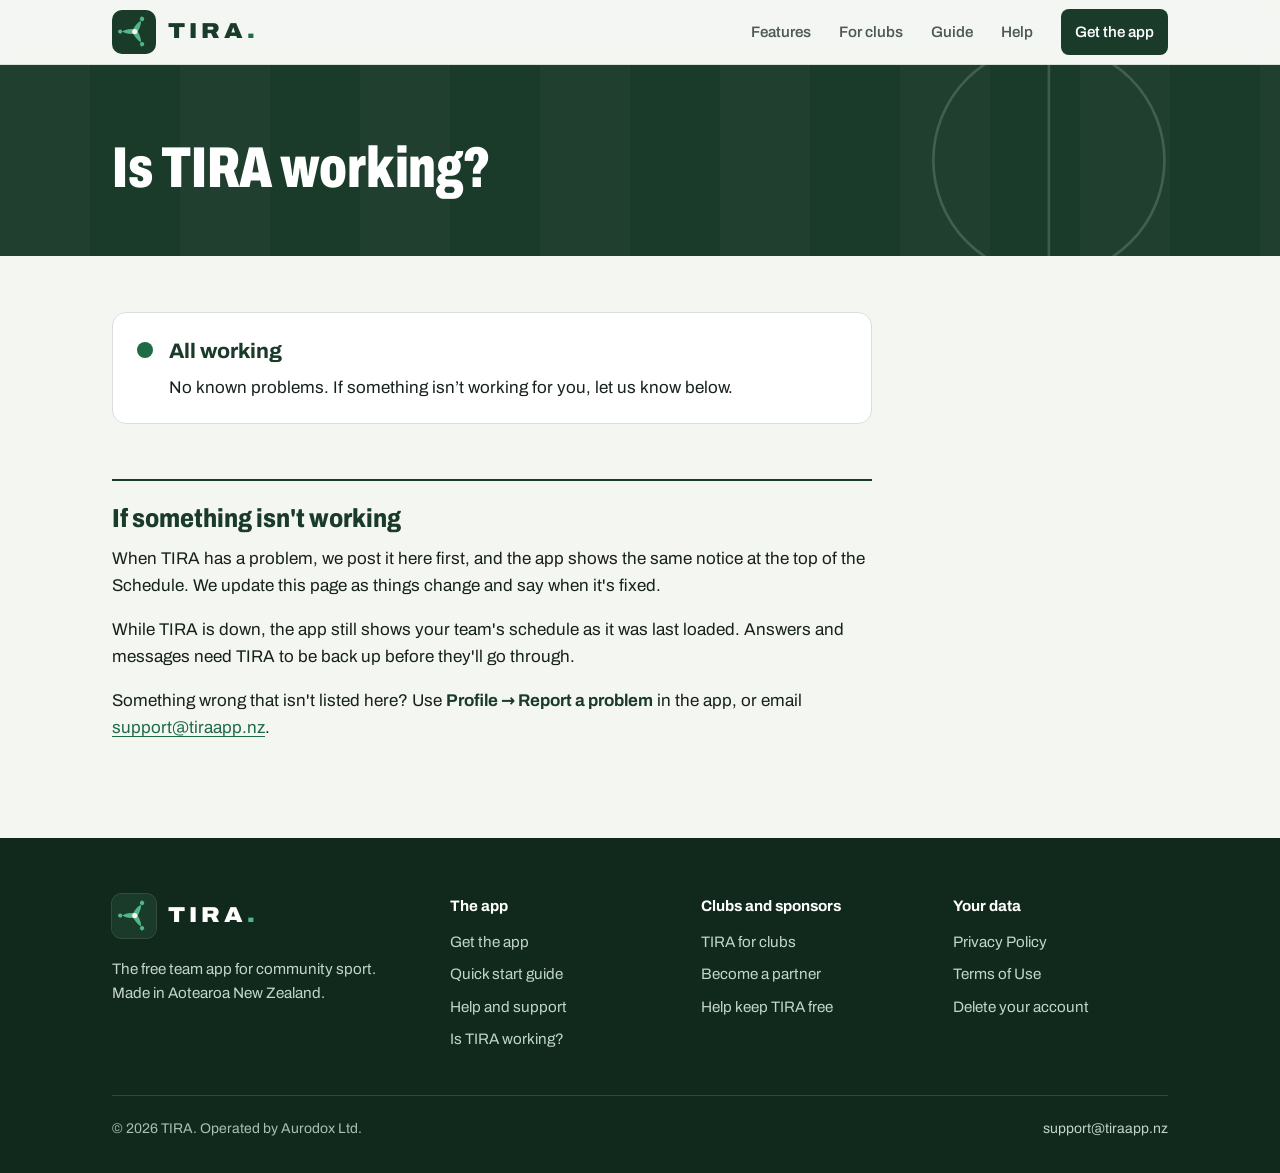
<file: status/index.html>
<!DOCTYPE html>
<html lang="en">
<head>
  <meta charset="UTF-8" />
  <meta name="viewport" content="width=device-width, initial-scale=1" />
  <title>Is TIRA working? | TIRA</title>
  <meta name="description" content="Is TIRA working right now? Live status for the TIRA team app." />
  <link rel="canonical" href="https://tiraapp.nz/status/" />
  <meta name="theme-color" content="#1a3a2a" />
  <meta property="og:type" content="website" />
  <meta property="og:site_name" content="TIRA" />
  <meta property="og:title" content="Is TIRA working? | TIRA" />
  <meta property="og:description" content="Is TIRA working right now? Live status for the TIRA team app." />
  <meta property="og:url" content="https://tiraapp.nz/status/" />
  <meta property="og:image" content="https://tiraapp.nz/android-chrome-512x512.png" />
  <meta name="twitter:card" content="summary" />
  <link rel="icon" type="image/png" sizes="32x32" href="/favicon-32x32.png">
  <link rel="icon" type="image/png" sizes="16x16" href="/favicon-16x16.png">
  <link rel="apple-touch-icon" sizes="180x180" href="/apple-touch-icon.png">
  <link rel="manifest" href="/site.webmanifest">
  <link rel="preload" href="/assets/fonts/archivo-latin.woff2" as="font" type="font/woff2" crossorigin>
  <link rel="stylesheet" href="/assets/site.css">
  <style>
    .status { border-radius: var(--radius-m); padding: 22px 24px; border: 1px solid var(--line); background: var(--paper);
      display: grid; grid-template-columns: auto 1fr; gap: 6px 16px; align-items: start; }
    .dot { width: 16px; height: 16px; border-radius: 50%; margin-top: 7px; background: var(--mint-ink); }
    .status .label { font-weight: 750; font-size: var(--step-1); color: var(--turf); }
    .status .message { grid-column: 2; margin: 0; }
    .status .updated { grid-column: 2; font-size: .9rem; color: var(--slate); margin: 0; }
    .status.outage { background: #fdecec; border-color: #f2c4c4; }
    .status.outage .dot { background: #b42318; }
    .status.outage .label { color: #7f1d1d; }
    .status.degraded { background: var(--amber-wash); border-color: #f0dcb4; }
    .status.degraded .dot { background: #c26a00; }
    .status.degraded .label { color: #5c3b00; }
    .status.info .dot { background: var(--turf); }
    .status.resolved { background: var(--mint-wash); }
    .status.unknown .dot { background: #8b968f; }
  </style>
</head>
<body>
<a class="skip-link" href="#main">Skip to content</a>

<header class="site-header">
  <div class="wrap">
    <a class="wordmark" href="/" aria-label="TIRA home"><img src="/assets/tira-icon.svg" alt="" width="44" height="44"><span>TIRA<i>.</i></span></a>
    <button class="menu-btn" type="button" aria-expanded="false" aria-controls="site-nav">
      <svg viewBox="0 0 24 24" fill="none" stroke="currentColor" stroke-width="2.2" stroke-linecap="round" aria-hidden="true"><path d="M4 7h16M4 12h16M4 17h16"/></svg>
      Menu
    </button>
    <nav class="site-nav" id="site-nav" aria-label="Main">
      <a href="/#features">Features</a>
      <a href="/clubs/">For clubs</a>
      <a href="/guide/">Guide</a>
      <a href="/support/">Help</a>
      <a class="btn" href="/get/">Get the app</a>
    </nav>
  </div>
</header>

<main id="main">
<div class="turf on-turf page-head">
  <div class="chalk-lines" aria-hidden="true">
    <svg viewBox="0 0 1440 400" preserveAspectRatio="xMaxYMid slice" fill="none" stroke="currentColor" stroke-width="3">
      <line x1="1180" y1="0" x2="1180" y2="400"/>
      <circle cx="1180" cy="200" r="130"/>
    </svg>
  </div>
  <div class="wrap">
    <h1 class="display">Is TIRA working?</h1>
  </div>
</div>

<div class="wrap prose">
<!-- Filled in from /status.json, the same file the app reads. -->
  <div id="status" class="status unknown" role="status" aria-live="polite">
    <span class="dot" aria-hidden="true"></span>
    <span class="label">Checking…</span>
    <p class="message">If this doesn't change, refresh the page.</p>
  </div>

  <h2>If something isn't working</h2>
  <p>
    When TIRA has a problem, we post it here first, and the app shows the same notice at the top of
    the Schedule. We update this page as things change and say when it's fixed.
  </p>
  <p>
    While TIRA is down, the app still shows your team's schedule as it was last loaded. Answers and
    messages need TIRA to be back up before they'll go through.
  </p>
  <p>
    Something wrong that isn't listed here? Use <strong>Profile → Report a problem</strong> in the app,
    or email <a href="mailto:support@tiraapp.nz">support@tiraapp.nz</a>.
  </p>
</div>
</main>

<footer class="site-footer">
  <div class="wrap">
    <div class="cols">
      <div class="about">
        <a class="wordmark" href="/" aria-label="TIRA home"><img src="/assets/tira-icon.svg" alt="" width="44" height="44"><span>TIRA<i>.</i></span></a>
        <p>The free team app for community sport. Made in Aotearoa New Zealand.</p>
      </div>
      <div>
        <h2>The app</h2>
        <ul>
          <li><a href="/get/">Get the app</a></li>
          <li><a href="/guide/">Quick start guide</a></li>
          <li><a href="/support/">Help and support</a></li>
          <li><a href="/status/">Is TIRA working?</a></li>
        </ul>
      </div>
      <div>
        <h2>Clubs and sponsors</h2>
        <ul>
          <li><a href="/clubs/">TIRA for clubs</a></li>
          <li><a href="/partners/">Become a partner</a></li>
          <li><a href="/support-tira/">Help keep TIRA free</a></li>
        </ul>
      </div>
      <div>
        <h2>Your data</h2>
        <ul>
          <li><a href="/privacy/">Privacy Policy</a></li>
          <li><a href="/terms/">Terms of Use</a></li>
          <li><a href="/delete-account/">Delete your account</a></li>
        </ul>
      </div>
    </div>
    <div class="legal">
      <p>&copy; 2026 TIRA. Operated by Aurodox Ltd.</p>
      <p><a href="mailto:support@tiraapp.nz">support@tiraapp.nz</a></p>
    </div>
  </div>
</footer>

<script src="/assets/site.js" defer></script>
<script>
  // Same rules as the app (services/serviceStatus.ts): known levels only,
  // plain text (textContent, never innerHTML), and an expiry no more than
  // 7 days away. Anything else reads as "all working".
  (function () {
    var LABELS = {
      ok: 'All working',
      info: 'Notice',
      degraded: 'Some things aren’t working',
      outage: 'TIRA isn’t working right now',
      resolved: 'Fixed',
      unknown: 'Couldn’t check'
    };
    var box = document.getElementById('status');
    function show(level, message, updated) {
      box.className = 'status ' + level;
      box.querySelector('.label').textContent = LABELS[level] || LABELS.ok;
      box.querySelector('.message').textContent = message;
      var old = box.querySelector('.updated');
      if (old) old.remove();
      if (updated) {
        var p = document.createElement('p');
        p.className = 'updated';
        p.textContent = 'Updated ' + new Date(updated).toLocaleString('en-NZ',
          { timeZone: 'Pacific/Auckland', weekday: 'short', day: 'numeric', month: 'short', hour: 'numeric', minute: '2-digit' });
        box.appendChild(p);
      }
    }
    function allGood() { show('ok', 'No known problems. If something isn’t working for you, let us know below.', null); }

    fetch('/status.json?m=' + Math.floor(Date.now() / 60000), { cache: 'no-store' })
      .then(function (r) { return r.ok ? r.json() : null; })
      .then(function (s) {
        var levels = ['info', 'degraded', 'outage', 'resolved'];
        if (!s || levels.indexOf(s.level) < 0 || typeof s.message !== 'string' || !s.message.trim()) return allGood();
        var now = Date.now(), exp = Date.parse(s.expires), upd = Date.parse(s.updated);
        if (isNaN(exp) || isNaN(upd) || exp <= now || exp - now > 7 * 24 * 3600 * 1000) return allGood();
        show(s.level, s.message.replace(/\s+/g, ' ').trim().slice(0, 200), s.updated);
      })
      .catch(function () {
        show('unknown', 'We couldn’t check right now. Try refreshing in a minute.', null);
      });
  })();
</script>
</body>
</html>
</file>
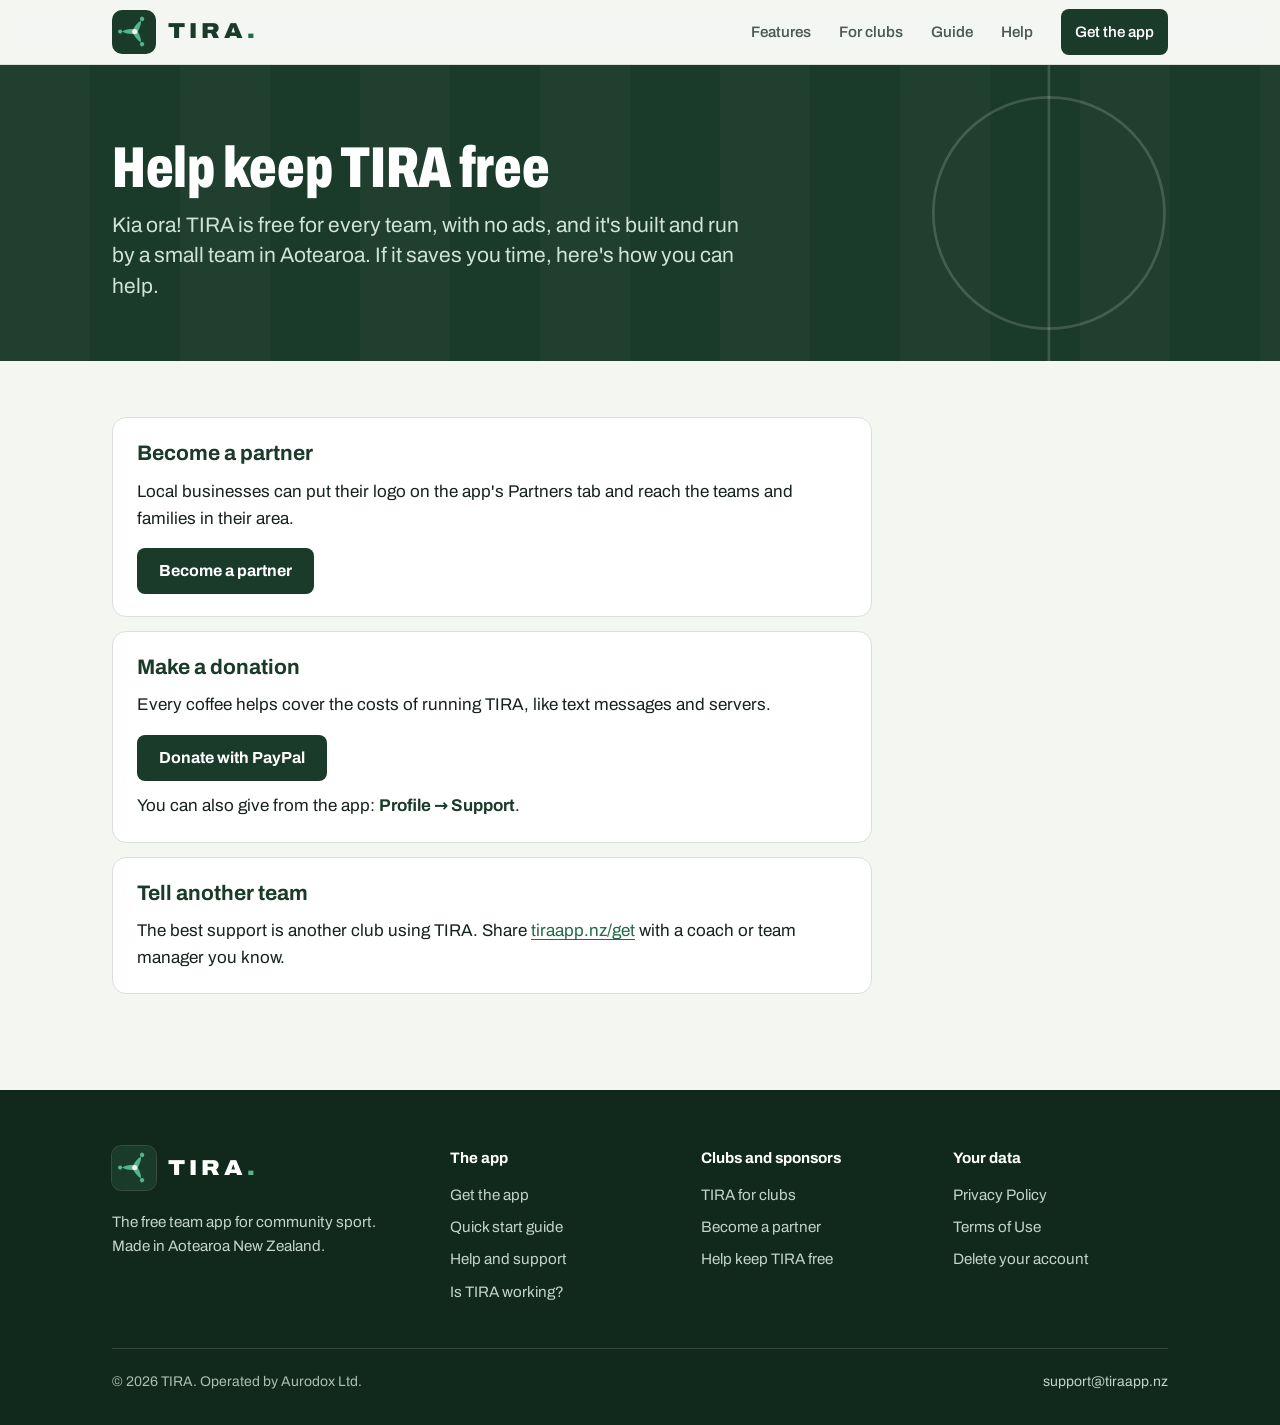
<file: support-tira/index.html>
<!DOCTYPE html>
<html lang="en">
<head>
  <meta charset="UTF-8" />
  <meta name="viewport" content="width=device-width, initial-scale=1" />
  <title>Help keep TIRA free | TIRA</title>
  <meta name="description" content="TIRA is free for every team, with no ads. Here's how businesses and families can help keep it that way." />
  <link rel="canonical" href="https://tiraapp.nz/support-tira/" />
  <meta name="theme-color" content="#1a3a2a" />
  <meta property="og:type" content="website" />
  <meta property="og:site_name" content="TIRA" />
  <meta property="og:title" content="Help keep TIRA free | TIRA" />
  <meta property="og:description" content="TIRA is free for every team, with no ads. Here's how businesses and families can help keep it that way." />
  <meta property="og:url" content="https://tiraapp.nz/support-tira/" />
  <meta property="og:image" content="https://tiraapp.nz/android-chrome-512x512.png" />
  <meta name="twitter:card" content="summary" />
  <link rel="icon" type="image/png" sizes="32x32" href="/favicon-32x32.png">
  <link rel="icon" type="image/png" sizes="16x16" href="/favicon-16x16.png">
  <link rel="apple-touch-icon" sizes="180x180" href="/apple-touch-icon.png">
  <link rel="manifest" href="/site.webmanifest">
  <link rel="preload" href="/assets/fonts/archivo-latin.woff2" as="font" type="font/woff2" crossorigin>
  <link rel="stylesheet" href="/assets/site.css">
  <style>
    .prose .panel + .panel { margin-top: 14px; }
  </style>
</head>
<body>
<a class="skip-link" href="#main">Skip to content</a>

<header class="site-header">
  <div class="wrap">
    <a class="wordmark" href="/" aria-label="TIRA home"><img src="/assets/tira-icon.svg" alt="" width="44" height="44"><span>TIRA<i>.</i></span></a>
    <button class="menu-btn" type="button" aria-expanded="false" aria-controls="site-nav">
      <svg viewBox="0 0 24 24" fill="none" stroke="currentColor" stroke-width="2.2" stroke-linecap="round" aria-hidden="true"><path d="M4 7h16M4 12h16M4 17h16"/></svg>
      Menu
    </button>
    <nav class="site-nav" id="site-nav" aria-label="Main">
      <a href="/#features">Features</a>
      <a href="/clubs/">For clubs</a>
      <a href="/guide/">Guide</a>
      <a href="/support/">Help</a>
      <a class="btn" href="/get/">Get the app</a>
    </nav>
  </div>
</header>

<main id="main">
<div class="turf on-turf page-head">
  <div class="chalk-lines" aria-hidden="true">
    <svg viewBox="0 0 1440 400" preserveAspectRatio="xMaxYMid slice" fill="none" stroke="currentColor" stroke-width="3">
      <line x1="1180" y1="0" x2="1180" y2="400"/>
      <circle cx="1180" cy="200" r="130"/>
    </svg>
  </div>
  <div class="wrap">
    <h1 class="display">Help keep TIRA free</h1>
    <p class="lede">Kia ora! TIRA is free for every team, with no ads, and it's built and run by a small team in Aotearoa. If it saves you time, here's how you can help.</p>
  </div>
</div>

<div class="wrap prose">
<div class="panel">
    <h3>Become a partner</h3>
    <p>Local businesses can put their logo on the app's Partners tab and reach the teams and families
    in their area.</p>
    <a class="btn" href="/partners/">Become a partner</a>
  </div>

  <div class="panel">
    <h3>Make a donation</h3>
    <p>Every coffee helps cover the costs of running TIRA, like text messages and servers.</p>
    <a class="btn" href="https://www.paypal.com/ncp/payment/F8UKB25TQSLWN" rel="noopener">Donate with PayPal</a>
    <p>You can also give from the app: <strong>Profile &rarr; Support</strong>.</p>
  </div>

  <div class="panel">
    <h3>Tell another team</h3>
    <p>The best support is another club using TIRA. Share <a href="/get">tiraapp.nz/get</a> with a coach
    or team manager you know.</p>
  </div>
</div>
</main>

<footer class="site-footer">
  <div class="wrap">
    <div class="cols">
      <div class="about">
        <a class="wordmark" href="/" aria-label="TIRA home"><img src="/assets/tira-icon.svg" alt="" width="44" height="44"><span>TIRA<i>.</i></span></a>
        <p>The free team app for community sport. Made in Aotearoa New Zealand.</p>
      </div>
      <div>
        <h2>The app</h2>
        <ul>
          <li><a href="/get/">Get the app</a></li>
          <li><a href="/guide/">Quick start guide</a></li>
          <li><a href="/support/">Help and support</a></li>
          <li><a href="/status/">Is TIRA working?</a></li>
        </ul>
      </div>
      <div>
        <h2>Clubs and sponsors</h2>
        <ul>
          <li><a href="/clubs/">TIRA for clubs</a></li>
          <li><a href="/partners/">Become a partner</a></li>
          <li><a href="/support-tira/">Help keep TIRA free</a></li>
        </ul>
      </div>
      <div>
        <h2>Your data</h2>
        <ul>
          <li><a href="/privacy/">Privacy Policy</a></li>
          <li><a href="/terms/">Terms of Use</a></li>
          <li><a href="/delete-account/">Delete your account</a></li>
        </ul>
      </div>
    </div>
    <div class="legal">
      <p>&copy; 2026 TIRA. Operated by Aurodox Ltd.</p>
      <p><a href="mailto:support@tiraapp.nz">support@tiraapp.nz</a></p>
    </div>
  </div>
</footer>

<script src="/assets/site.js" defer></script>
</body>
</html>
</file>
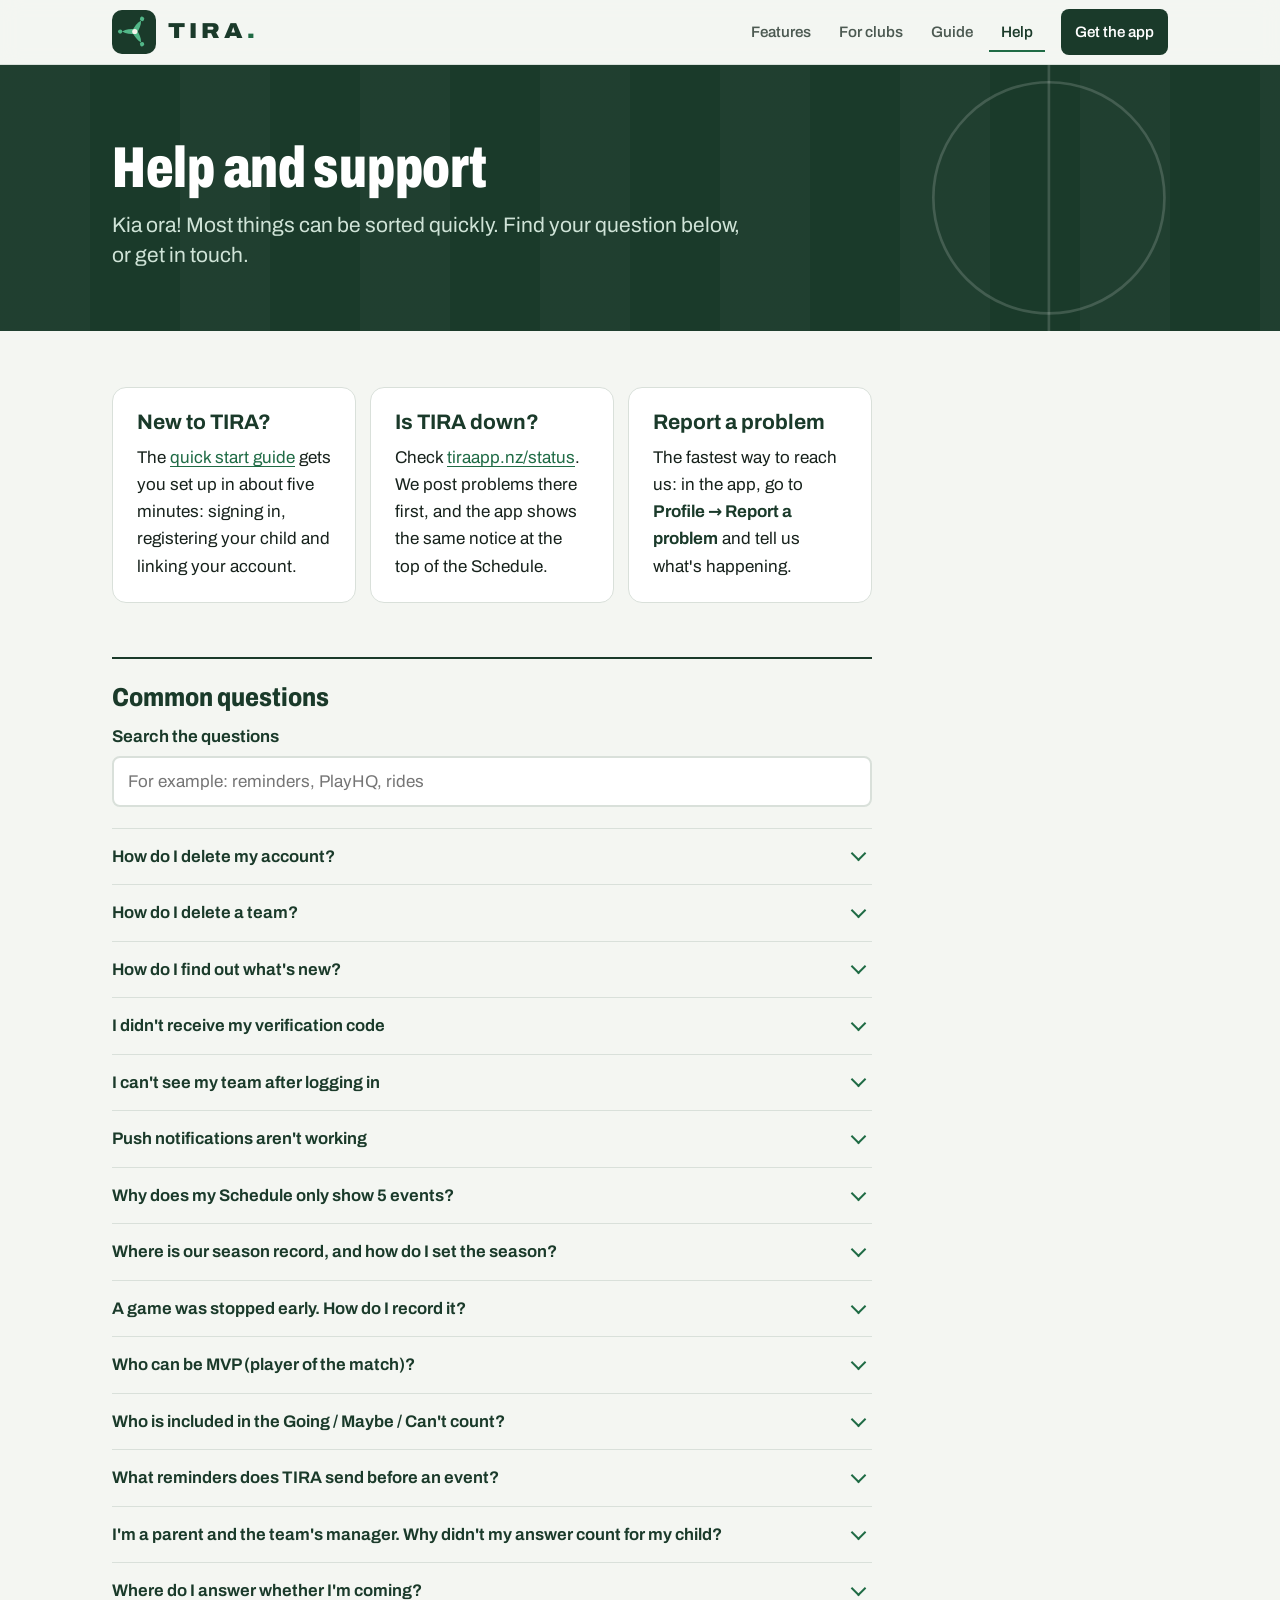
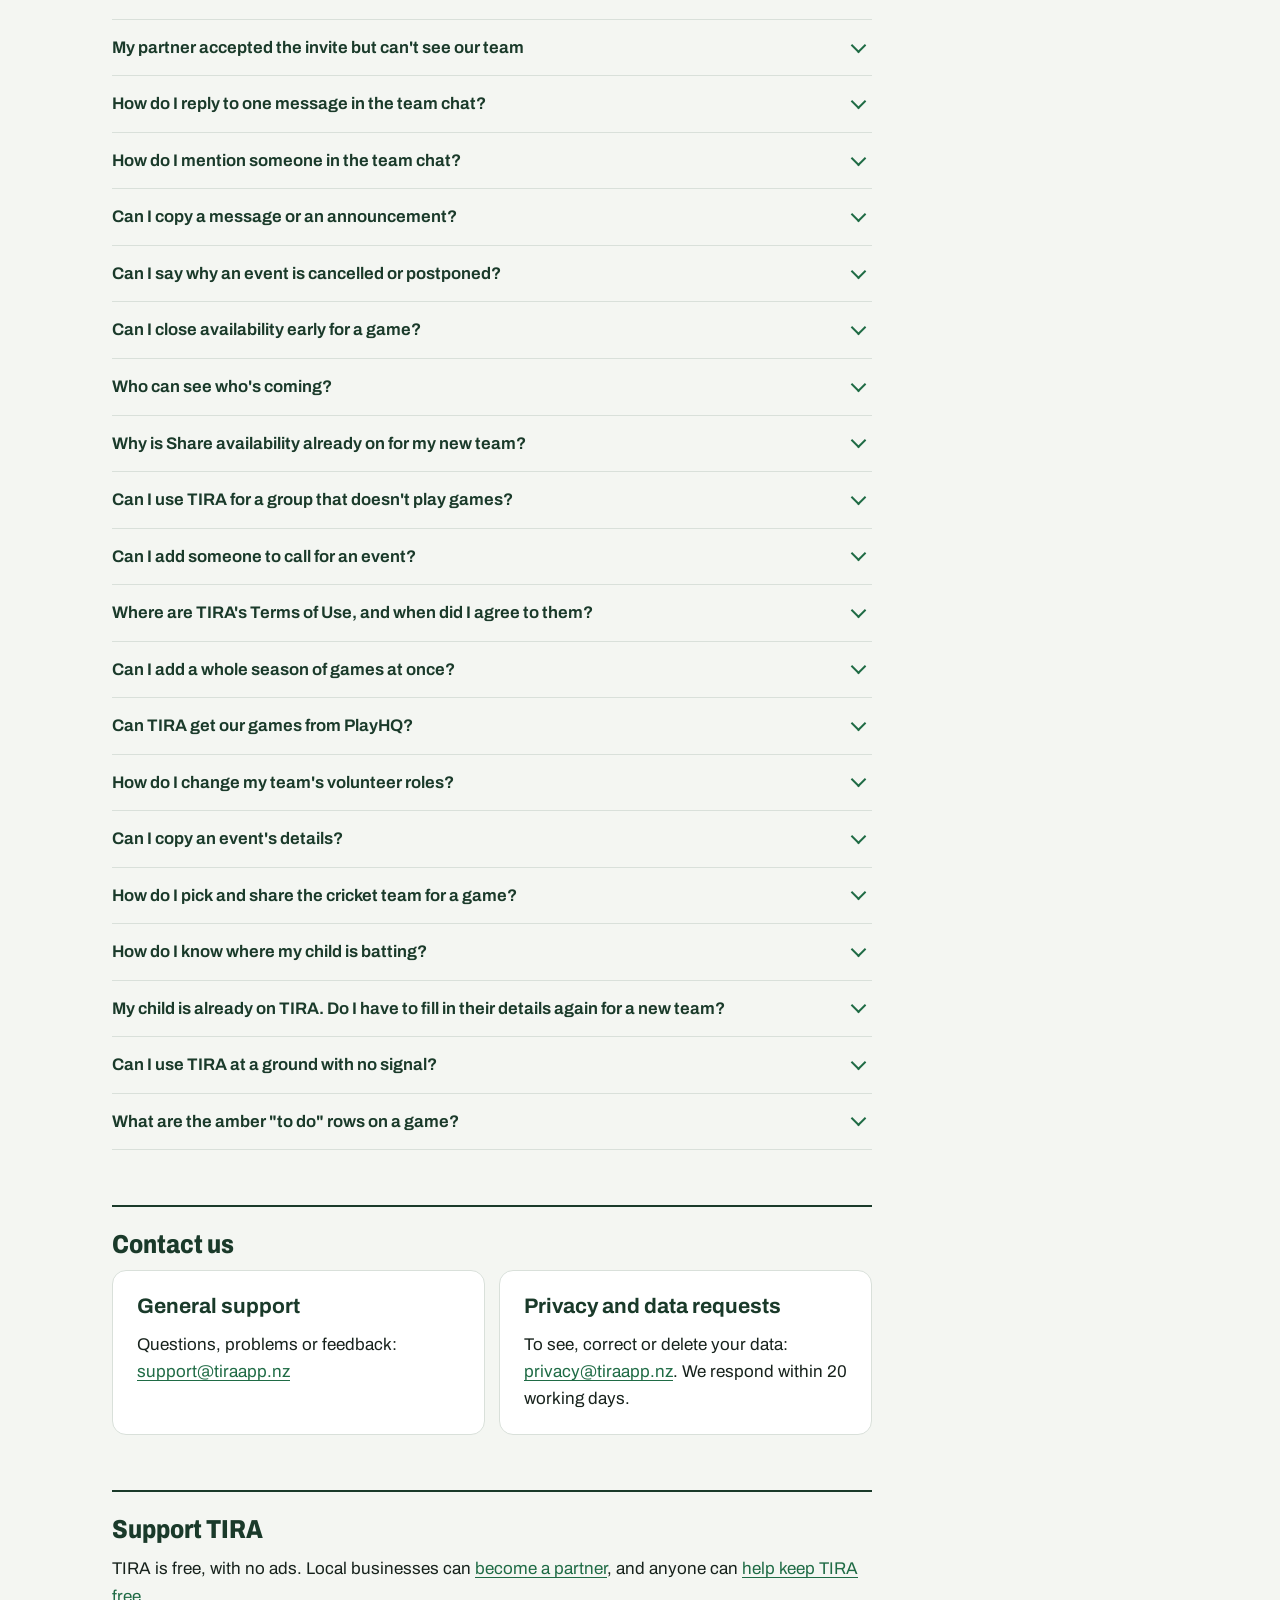
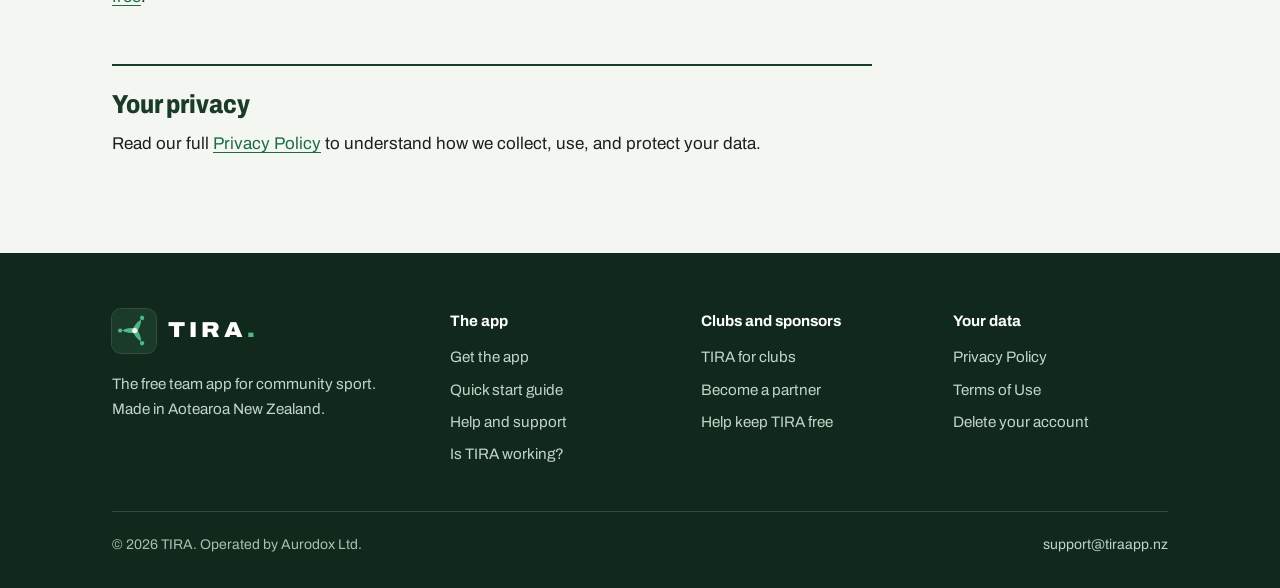
<file: support/index.html>
<!DOCTYPE html>
<html lang="en">
<head>
  <meta charset="UTF-8" />
  <meta name="viewport" content="width=device-width, initial-scale=1" />
  <title>Help and support | TIRA</title>
  <meta name="description" content="Answers to common questions about TIRA, how to report a problem, and how to contact the TIRA team." />
  <link rel="canonical" href="https://tiraapp.nz/support/" />
  <meta name="theme-color" content="#1a3a2a" />
  <meta property="og:type" content="website" />
  <meta property="og:site_name" content="TIRA" />
  <meta property="og:title" content="Help and support | TIRA" />
  <meta property="og:description" content="Answers to common questions about TIRA, how to report a problem, and how to contact the TIRA team." />
  <meta property="og:url" content="https://tiraapp.nz/support/" />
  <meta property="og:image" content="https://tiraapp.nz/android-chrome-512x512.png" />
  <meta name="twitter:card" content="summary" />
  <link rel="icon" type="image/png" sizes="32x32" href="/favicon-32x32.png">
  <link rel="icon" type="image/png" sizes="16x16" href="/favicon-16x16.png">
  <link rel="apple-touch-icon" sizes="180x180" href="/apple-touch-icon.png">
  <link rel="manifest" href="/site.webmanifest">
  <link rel="preload" href="/assets/fonts/archivo-latin.woff2" as="font" type="font/woff2" crossorigin>
  <link rel="stylesheet" href="/assets/site.css">
  <script type="application/ld+json">
{
  "@context": "https://schema.org",
  "@type": "FAQPage",
  "mainEntity": [
    {
      "@type": "Question",
      "name": "How do I delete my account?",
      "acceptedAnswer": {
        "@type": "Answer",
        "text": "Go to Profile → Delete account. Your account is deleted straight away. Some team records other members rely on stay with the team without your name, and messages you sent are deleted automatically 60 days after they were sent. Our account deletion page shows exactly what is deleted and what is kept. If you help run a team that only you have ever been on, TIRA offers to delete the team along with your account."
      }
    },
    {
      "@type": "Question",
      "name": "How do I delete a team?",
      "acceptedAnswer": {
        "@type": "Answer",
        "text": "Coaches and admins: go to Team settings, scroll to the bottom and tap Delete team, type the team's name and tap Confirm. The team, its events, chat and settings are deleted straight away. You can only delete a team that only you have ever been on, with no child registered by a family, not in a league and with no fees or payments. For any other team, email privacy@tiraapp.nz."
      }
    },
    {
      "@type": "Question",
      "name": "How do I find out what's new?",
      "acceptedAnswer": {
        "@type": "Answer",
        "text": "A bubble drops down at the top of the Schedule when there's something new for you. Coaches see new features with Show me, which opens Team settings with the new ones highlighted. Parents and players see what their team uses when they join, and anything the coach turns on later; Show me takes you to where it is on your next event."
      }
    },
    {
      "@type": "Question",
      "name": "I didn't receive my verification code",
      "acceptedAnswer": {
        "@type": "Answer",
        "text": "SMS code: Check that your phone number is correct and has no spaces or extra digits. Wait 60 seconds and tap Resend code. If it still doesn't arrive, email us with your phone number and we'll look into it. Email code: Check your spam or junk folder. Verification emails can land there. The code expires after 60 seconds; tap Resend code to get a fresh one."
      }
    },
    {
      "@type": "Question",
      "name": "I can't see my team after logging in",
      "acceptedAnswer": {
        "@type": "Answer",
        "text": "Ask your coach to check that your phone number matches exactly what's on the team roster. If you're a coach, try pulling down to refresh the Schedule tab."
      }
    },
    {
      "@type": "Question",
      "name": "Push notifications aren't working",
      "acceptedAnswer": {
        "@type": "Answer",
        "text": "Go to your device Settings → TIRA → Notifications and make sure notifications are enabled. Then open the app and check Profile to confirm your device is registered. If you signed out, sign back in: a signed-out phone doesn't get your notifications."
      }
    },
    {
      "@type": "Question",
      "name": "Why does my Schedule only show 5 events?",
      "acceptedAnswer": {
        "@type": "Answer",
        "text": "To keep it easy to read, the Schedule shows your next 5 events (the big Next up card counts as one). Tap Show more at the bottom of the list to see the rest. Show past events lists your 5 most recent past events."
      }
    },
    {
      "@type": "Question",
      "name": "Where is our season record, and how do I set the season?",
      "acceptedAnswer": {
        "@type": "Answer",
        "text": "The Season Card at the top of the Team tab shows your wins, draws and losses and your last 5 results. Coaches, managers and admins set the season's first and last month under Profile → Team settings (managers see this as Season dates). With no dates set, every game counts. Results appear once a coach opens a game and taps Record result. They can do this for up to 14 days after the game."
      }
    },
    {
      "@type": "Question",
      "name": "A game was stopped early. How do I record it?",
      "acceptedAnswer": {
        "@type": "Answer",
        "text": "Open the game, tap Record result and tick Game abandoned. The score is optional: enter the score when play stopped, or leave it blank, and use the note to say why (rain, injury, bad light). The game shows Abandoned and counts as an A in the Season Card. It counts as played, but its score isn't added to the season's goals."
      }
    },
    {
      "@type": "Question",
      "name": "Who can be MVP (player of the match)?",
      "acceptedAnswer": {
        "@type": "Answer",
        "text": "When recording a result, a coach can pick an MVP from the team's players and registered children. They get a ★ next to their name on the roster for the season. Children are always shown by first name only, and a child whose parent has hidden them from the roster can't be picked."
      }
    },
    {
      "@type": "Question",
      "name": "Who is included in the Going / Maybe / Can't count?",
      "acceptedAnswer": {
        "@type": "Answer",
        "text": "Players and registered children are always counted. Coaches, managers and admins are counted only on a team with no registered children: an adult team, where they usually play too. On a kids' team they're usually parent volunteers, so their own answers stay out of the count and a parent who is also the manager isn't counted on top of their child. Parents are never counted; their child's answer is what counts. Everyone's answers still show in the event's attendance list."
      }
    },
    {
      "@type": "Question",
      "name": "What reminders does TIRA send before an event?",
      "acceptedAnswer": {
        "@type": "Answer",
        "text": "3 days, 1 day and 2 hours before: an \"Are you coming?\" reminder, only to players who haven't answered and to parents of children who haven't answered. 1 hour before: a \"starting soon\" reminder to everyone who hasn't said Can't. Coaches, managers and admins get it only if they said Going or Maybe. If an event is moved, the reminders still to come are sent for the new time."
      }
    },
    {
      "@type": "Question",
      "name": "I'm a parent and the team's manager. Why didn't my answer count for my child?",
      "acceptedAnswer": {
        "@type": "Answer",
        "text": "Your answer at the top of the event is your attendance. To answer for your child, open the event and tap your child's name under Players attendance."
      }
    },
    {
      "@type": "Question",
      "name": "Where do I answer whether I'm coming?",
      "acceptedAnswer": {
        "@type": "Answer",
        "text": "Open the event and tap Going, Maybe or Can't. The Schedule shows whether you've answered: Your team is counting on you: Update your availability means you haven't yet, so tap the card to answer. Parents see the same for their children (Nearly there! when some have answered), and answer for each child on the event. Once you've answered, the card shows it, for example You're going."
      }
    },
    {
      "@type": "Question",
      "name": "My partner accepted the invite but can't see our team",
      "acceptedAnswer": {
        "@type": "Answer",
        "text": "The invite code links your partner to your child, but the team code is what adds the team to their app. Ask them to go to Profile, tap Join a team, enter the team code (it's on your Team tab) and choose Parent or guardian. When asked \"Is your child on this team?\", they tap Skip for now. Please don't register your child again, as that makes a second copy."
      }
    },
    {
      "@type": "Question",
      "name": "How do I reply to one message in the team chat?",
      "acceptedAnswer": {
        "@type": "Answer",
        "text": "Tap and hold the message, then tap Reply. Your reply shows a short quote of the original, and the person you replied to gets a notification. Tap a quote to jump back to the original message. Polls can't be replied to."
      }
    },
    {
      "@type": "Question",
      "name": "How do I mention someone in the team chat?",
      "acceptedAnswer": {
        "@type": "Answer",
        "text": "Type @ in the message box and tap a name from the list. The name shows in colour, and that person gets a notification saying you mentioned them. A message that mentions you has a green bar down its left side. Typing a name by hand without picking it from the list doesn't notify anyone."
      }
    },
    {
      "@type": "Question",
      "name": "Can I copy a message or an announcement?",
      "acceptedAnswer": {
        "@type": "Answer",
        "text": "Yes. Tap and hold a chat message or an announcement, then tap Copy. On some phones it says Copy or share and opens your phone's share menu: tap Copy there. Once you paste it into another app it's out of TIRA, so take care with children's names."
      }
    },
    {
      "@type": "Question",
      "name": "Can I say why an event is cancelled or postponed?",
      "acceptedAnswer": {
        "@type": "Answer",
        "text": "Yes. Coaches, managers and admins can add a short reason (up to 60 characters) when they cancel or postpone, like Ground closed after rain. The team sees it in the notification, on the event's card in the Schedule tab and on the event itself. Keep it to the venue or the weather, and please don't name a child. Setting the event back to Scheduled removes the reason."
      }
    },
    {
      "@type": "Question",
      "name": "Can I close availability early for a game?",
      "acceptedAnswer": {
        "@type": "Answer",
        "text": "Yes, if your team uses it. A coach or admin turns on Close availability in Team settings. New games then start with Allow closing availability already ticked (untick it on any game you don't want to close; games added earlier need ticking by hand). On the game, tap Close availability: people can still answer afterwards, but coaches see their answer marked late, so they know who answered on time. Families never see who is late. Reopen removes the late tags."
      }
    },
    {
      "@type": "Question",
      "name": "Who can see who's coming?",
      "acceptedAnswer": {
        "@type": "Answer",
        "text": "Coaches, managers and admins always can. Everyone else sees only their own answer (parents: their own child's) unless a coach, manager or admin turns on Share availability in Team settings. Then parents see every child's first name and answer, and on an adult team players see a Who's available list. Nobody else ever sees notes, ages or lift requests."
      }
    },
    {
      "@type": "Question",
      "name": "Why is Share availability already on for my new team?",
      "acceptedAnswer": {
        "@type": "Answer",
        "text": "New Senior, Masters and Mixed teams start with it on, so players can see who's coming. Junior teams start with it off. If a child is registered on a team that started with it on, TIRA turns it off by itself, so no child's name is shared unless a coach chooses to. You can change it any time in Team settings, and once you have, TIRA leaves your choice alone."
      }
    },
    {
      "@type": "Question",
      "name": "Can I use TIRA for a group that doesn't play games?",
      "acceptedAnswer": {
        "@type": "Answer",
        "text": "Yes. When you create the team, pick Activity group under the sports. It's for rides, walks, working bees and other groups that meet but don't play other teams. You can also turn off Record results in Team settings for any team. Events then default to Activity, there are no scores, season record or MVP, and TIRA doesn't send result reminders. Availability, reminders, messages, rides and volunteer roles all work as usual."
      }
    },
    {
      "@type": "Question",
      "name": "Can I add someone to call for an event?",
      "acceptedAnswer": {
        "@type": "Answer",
        "text": "Yes. Coaches, managers and admins can tick Add a contact when adding an event (it's saved on every event in a repeating series), or add one later from the Contact card on the event. Everyone on the team sees the name and number on the event and its Schedule card; on the event, tap the number to call. Only add someone who's happy for the team to see their number. It's deleted automatically 7 days after the event."
      }
    },
    {
      "@type": "Question",
      "name": "Where are TIRA's Terms of Use, and when did I agree to them?",
      "acceptedAnswer": {
        "@type": "Answer",
        "text": "Read them any time at tiraapp.nz/terms, or in the app at the bottom of the Profile tab. Everyone agrees once, when they sign in: the sign-in screen says “By continuing, you agree to TIRA's Terms of Use and Privacy Policy”, and there's no box to tick. You need to be 16 or older to have your own account; younger players are registered by a parent or guardian."
      }
    },
    {
      "@type": "Question",
      "name": "Can I add a whole season of games at once?",
      "acceptedAnswer": {
        "@type": "Answer",
        "text": "Yes. On Add event, tap the list icon beside Describe your event, then paste or type your games, one game per line, each with its date (for example Sat 22/11 9:30am vs Eastern FC @ Ngataringa Park (H) Round 2). TIRA shows every game before anything is added, never adds a game that's already on the schedule, and puts your note on each one. The team isn't sent a notification; the usual reminders go out before each game."
      }
    },
    {
      "@type": "Question",
      "name": "Can TIRA get our games from PlayHQ?",
      "acceptedAnswer": {
        "@type": "Answer",
        "text": "Yes, if your club runs its competitions on PlayHQ. TIRA support switches it on for your club. In the app, go to Team settings → Fixtures from PlayHQ and tap it to send us a request. Once it's on, a coach, manager or admin taps Find your team in PlayHQ and follows your PlayHQ team (both, if you play Saturday and Sunday), and TIRA adds your games and keeps them up to date: new times, grounds and cancellations come through on their own, and the team is told about changes. If you change a game's time, ground or status yourself, that game stops updating from PlayHQ and coaches are told when PlayHQ changes it."
      }
    },
    {
      "@type": "Question",
      "name": "How do I change my team's volunteer roles?",
      "acceptedAnswer": {
        "@type": "Answer",
        "text": "Coaches, managers and admins: go to Team settings → Volunteer roles. Your roles are numbered in the order events show them. Move one with the up and down arrows, remove one with ✕, or type a new one (for example Snack Duty) and tap Add. Changes save as you go, so just tap Done when you're finished. Reset to defaults puts back your sport's starting list. A team always keeps at least one role. To stop using them, turn Volunteer roles off."
      }
    },
    {
      "@type": "Question",
      "name": "Can I copy an event's details?",
      "acceptedAnswer": {
        "@type": "Answer",
        "text": "Yes. On the Schedule tab, press and hold any event card (the Next up card or one in the list). TIRA copies the title and opponent, the date and time, the place and the event's notes, ready to paste into a text or email. It never copies who's going, children's names or the lineup."
      }
    },
    {
      "@type": "Question",
      "name": "How do I pick and share the cricket team for a game?",
      "acceptedAnswer": {
        "@type": "Answer",
        "text": "Coaches, managers and admins of a cricket team: turn on Game day lineup in Team settings → Features. Then open a game and tap Game day lineup. TIRA suggests a batting order from who's going. Move players, mark the captain, keeper and opening bowlers, add a fill-in, and tap Publish. Families can see it in TIRA straight away. TIRA doesn't send a notification, so use Share to post a short message in an announcement or the team chat, or Copy to paste the team anywhere. For junior teams, TIRA's batting pods make sure every child gets turns at the top of the order; Season shows who's due a turn."
      }
    },
    {
      "@type": "Question",
      "name": "How do I know where my child is batting?",
      "acceptedAnswer": {
        "@type": "Answer",
        "text": "Once the coach publishes the lineup, open the game in the Schedule tab. You'll see a line for your child, such as Eli bats in the top order · captain, and the full batting order with first names only. Top order is batters 1 to 3, middle order 4 to 7 and lower order 8 onwards. Players who weren't picked for that game aren't listed."
      }
    },
    {
      "@type": "Question",
      "name": "My child is already on TIRA. Do I have to fill in their details again for a new team?",
      "acceptedAnswer": {
        "@type": "Answer",
        "text": "No. Join the new team, then open Register your child. Under Already on TIRA? tap your child, and TIRA fills in their name, date of birth, emergency contact and medical notes from their existing registration. Check them, then tick the consent boxes for the new team. Privacy settings start fresh for each team, so you choose what the new coaches can see. Later, when you change the emergency contact in the Privacy dashboard, you can update it on all their teams at once."
      }
    },
    {
      "@type": "Question",
      "name": "Can I use TIRA at a ground with no signal?",
      "acceptedAnswer": {
        "@type": "Answer",
        "text": "Yes. TIRA opens with what it saved the last time it was online: the schedule for every team you're in, each event's venue and notes, who's coming, updates and recent chat. A strip at the top shows you're offline. Tap the venue to open your maps app, or hold it to copy the address. Answering, chatting and signing in need signal, and TIRA tells you straight away. Tip: open TIRA before you leave home so it has the latest details."
      }
    },
    {
      "@type": "Question",
      "name": "What are the amber \"to do\" rows on a game?",
      "acceptedAnswer": {
        "@type": "Answer",
        "text": "Only coaches, managers and admins see them. On a game that hasn't started, anything not set yet (the contact, the game day lineup or notes for families) shows with a dashed amber edge and a ＋. Tap it to fix it, and it goes back to a normal row. Families never see these, and nothing is sent to anyone."
      }
    }
  ]
}
  </script>
  <style>
    .quick { margin-top: 0; }
    .h3 { font-size: var(--step-1) !important; font-stretch: 100% !important; font-weight: 700 !important; border: 0 !important; padding: 0 !important; margin: 0 !important; }
    .faq-search { margin-top: .8em; }
    .faq-search label { display: block; font-weight: 650; color: var(--turf); margin-bottom: 6px; }
    .faq-search input {
      width: 100%; min-height: 48px; padding: 10px 14px; font: inherit; color: var(--ink);
      background: var(--paper); border: 2px solid var(--line); border-radius: var(--radius-s);
    }
    .faq-search input:focus { border-color: var(--mint-ink); outline: none; box-shadow: 0 0 0 3px var(--mint-wash); }
    .faq-empty { margin-top: 12px; color: var(--slate); }
    .faq { margin-top: 1.2em; }
    .faq .answer p + p { margin-top: .7em; }
  </style>
</head>
<body>
<a class="skip-link" href="#main">Skip to content</a>

<header class="site-header">
  <div class="wrap">
    <a class="wordmark" href="/" aria-label="TIRA home"><img src="/assets/tira-icon.svg" alt="" width="44" height="44"><span>TIRA<i>.</i></span></a>
    <button class="menu-btn" type="button" aria-expanded="false" aria-controls="site-nav">
      <svg viewBox="0 0 24 24" fill="none" stroke="currentColor" stroke-width="2.2" stroke-linecap="round" aria-hidden="true"><path d="M4 7h16M4 12h16M4 17h16"/></svg>
      Menu
    </button>
    <nav class="site-nav" id="site-nav" aria-label="Main">
      <a href="/#features">Features</a>
      <a href="/clubs/">For clubs</a>
      <a href="/guide/">Guide</a>
      <a href="/support/" aria-current="page">Help</a>
      <a class="btn" href="/get/">Get the app</a>
    </nav>
  </div>
</header>

<main id="main">
<div class="turf on-turf page-head">
  <div class="chalk-lines" aria-hidden="true">
    <svg viewBox="0 0 1440 400" preserveAspectRatio="xMaxYMid slice" fill="none" stroke="currentColor" stroke-width="3">
      <line x1="1180" y1="0" x2="1180" y2="400"/>
      <circle cx="1180" cy="200" r="130"/>
    </svg>
  </div>
  <div class="wrap">
    <h1 class="display">Help and support</h1>
    <p class="lede">Kia ora! Most things can be sorted quickly. Find your question below, or get in touch.</p>
  </div>
</div>

<div class="wrap prose">
<div class="grid-3 quick">
    <div class="panel">
      <h2 class="h3">New to TIRA?</h2>
      <p>The <a href="/guide/">quick start guide</a> gets you set up in about five minutes: signing in, registering your child and linking your account.</p>
    </div>
    <div class="panel">
      <h2 class="h3">Is TIRA down?</h2>
      <p>Check <a href="/status/">tiraapp.nz/status</a>. We post problems there first, and the app shows the same notice at the top of the Schedule.</p>
    </div>
    <div class="panel">
      <h2 class="h3">Report a problem</h2>
      <p>The fastest way to reach us: in the app, go to <strong>Profile → Report a problem</strong> and tell us what's happening.</p>
    </div>
  </div>

  <h2 id="questions">Common questions</h2>
  <div class="faq-search" hidden>
    <label for="faq-q">Search the questions</label>
    <input id="faq-q" type="search" autocomplete="off" placeholder="For example: reminders, PlayHQ, rides">
    <p id="faq-empty" class="faq-empty" hidden>No questions match that. Try another word, or email <a href="mailto:support@tiraapp.nz">support@tiraapp.nz</a>.</p>
  </div>
  <div class="faq" id="faq">
    <details id="how-do-i-delete-my-account">
      <summary>How do I delete my account?</summary>
      <div class="answer">
    <p>Go to <strong>Profile → Delete account</strong>.
    Your account is deleted straight away. Some team records other members rely on
    stay with the team without your name, and messages you sent are deleted
    automatically 60 days after they were sent. Our
    <a href="/delete-account/">account deletion page</a> shows exactly what is deleted and what is kept.</p>
    <p>If you help run a team that only you have ever been on, TIRA offers to delete the team
    along with your account.</p>
      </div>
    </details>
    <details id="how-do-i-delete-a-team">
      <summary>How do I delete a team?</summary>
      <div class="answer">
    <p>Coaches and admins: go to <strong>Team settings</strong>, scroll to the bottom and tap
    <strong>Delete team</strong>, type the team's name and tap <strong>Confirm</strong>.
    The team, its events, chat and settings are deleted straight away.</p>
    <p>You can only delete a team that only you have ever been on, with no child registered
    by a family, not in a league and with no fees or payments. It's meant for teams set up to try
    TIRA out. For any other team, email <a href="mailto:privacy@tiraapp.nz">privacy@tiraapp.nz</a>.</p>
      </div>
    </details>
    <details id="how-do-i-find-out-what-s-new">
      <summary>How do I find out what's new?</summary>
      <div class="answer">
    <p>A bubble drops down at the top of the <strong>Schedule</strong> when there's something new for
    you. Coaches see new features with <strong>Show me</strong>, which opens Team settings with the new
    ones highlighted. Parents and players see what their team uses when they join, and anything the
    coach turns on later; <strong>Show me</strong> takes you to where it is on your next event.</p>
      </div>
    </details>
    <details id="i-didn-t-receive-my-verification-code">
      <summary>I didn't receive my verification code</summary>
      <div class="answer">
    <p><strong>SMS code:</strong> Check that your phone number is correct and has no spaces or extra digits.
    Wait 60 seconds and tap <strong>Resend code</strong>. If it still doesn't arrive,
    email us with your phone number and we'll look into it.</p>
    <p><strong>Email code:</strong> Check your spam or junk folder. Verification emails can land there.
    The code expires after 60 seconds; tap <strong>Resend code</strong> to get a fresh one.</p>
      </div>
    </details>
    <details id="i-can-t-see-my-team-after-logging-in">
      <summary>I can't see my team after logging in</summary>
      <div class="answer">
    <p>Ask your coach to check that your phone number matches exactly what's on the team roster.
    If you're a coach, try pulling down to refresh the Schedule tab.</p>
      </div>
    </details>
    <details id="push-notifications-aren-t-working">
      <summary>Push notifications aren't working</summary>
      <div class="answer">
    <p>Go to your device <strong>Settings → TIRA → Notifications</strong> and make sure
    notifications are enabled. Then open the app and check <strong>Profile</strong> to
    confirm your device is registered. If you signed out, sign back in: a signed-out phone
    doesn't get your notifications.</p>
      </div>
    </details>
    <details id="why-does-my-schedule-only-show-5-events">
      <summary>Why does my Schedule only show 5 events?</summary>
      <div class="answer">
    <p>To keep it easy to read, the Schedule shows your next <strong>5</strong> events
    (the big <strong>Next up</strong> card counts as one). Tap <strong>Show more</strong>
    at the bottom of the list to see the rest. <strong>Show past events</strong> lists
    your 5 most recent past events.</p>
      </div>
    </details>
    <details id="where-is-our-season-record-and-how-do-i-set-the-season">
      <summary>Where is our season record, and how do I set the season?</summary>
      <div class="answer">
    <p>The <strong>Season Card</strong> at the top of the <strong>Team</strong> tab shows
    your wins, draws and losses and your last 5 results. Coaches, managers and admins
    set the season's first and last month under <strong>Profile → Team settings</strong>
    (managers see this as <strong>Season dates</strong>). With no dates set, every game counts.
    Results appear once a coach opens a game and taps <strong>Record result</strong>.
    They can do this for up to 14 days after the game.</p>
      </div>
    </details>
    <details id="a-game-was-stopped-early-how-do-i-record-it">
      <summary>A game was stopped early. How do I record it?</summary>
      <div class="answer">
    <p>Open the game, tap <strong>Record result</strong> and tick <strong>Game abandoned</strong>.
    The score is optional: enter the score when play stopped, or leave it blank, and use the
    note to say why (rain, injury, bad light). The game shows <strong>Abandoned</strong> and
    counts as an <strong>A</strong> in the Season Card. It counts as played, but its score isn't
    added to the season's goals.</p>
      </div>
    </details>
    <details id="who-can-be-mvp-player-of-the-match">
      <summary>Who can be MVP (player of the match)?</summary>
      <div class="answer">
    <p>When recording a result, a coach can pick an MVP from the team's players and
    registered children. They get a &#9733; next to their name on the roster for the season.
    Children are always shown by first name only, and a child whose parent has hidden
    them from the roster can't be picked.</p>
      </div>
    </details>
    <details id="who-is-included-in-the-going-maybe-can-t-count">
      <summary>Who is included in the Going / Maybe / Can't count?</summary>
      <div class="answer">
    <p>Players and registered children are always counted. Coaches, managers and admins
    are counted only on a team with <strong>no registered children</strong>: an adult
    team, where they usually play too. On a kids' team they're usually parent volunteers,
    so their own answers stay out of the count and a parent who is also the manager isn't
    counted on top of their child. Parents are never counted; their child's answer is
    what counts. Everyone's answers still show in the event's attendance list.</p>
      </div>
    </details>
    <details id="what-reminders-does-tira-send-before-an-event">
      <summary>What reminders does TIRA send before an event?</summary>
      <div class="answer">
    <p><strong>3 days, 1 day and 2 hours before:</strong> an "Are you coming?" reminder,
    only to players who haven't answered and to parents of children who haven't answered.
    <strong>1 hour before:</strong> a "starting soon" reminder to everyone who hasn't said
    <strong>Can't</strong>. Coaches, managers and admins get it only if they said
    Going or Maybe. If an event is moved, the reminders still to come are sent for the
    new time.</p>
      </div>
    </details>
    <details id="i-m-a-parent-and-the-team-s-manager-why-didn-t-my-answer-cou">
      <summary>I'm a parent and the team's manager. Why didn't my answer count for my child?</summary>
      <div class="answer">
    <p>Your answer at the top of the event is <strong>your</strong> attendance. To answer for
    your child, open the event and tap your child's name under <strong>Players attendance</strong>.</p>
      </div>
    </details>
    <details id="where-do-i-answer-whether-i-m-coming">
      <summary>Where do I answer whether I'm coming?</summary>
      <div class="answer">
    <p>Open the event and tap <strong>Going</strong>, <strong>Maybe</strong> or <strong>Can't</strong>.
    The Schedule shows whether you've answered: <em>Your team is counting on you: Update your
    availability</em> means you haven't yet, so tap the card to answer. Parents see the same for their
    children (<em>Nearly there!</em> when some have answered), and answer for each child on the event.
    Once you've answered, the card shows it, for example <em>You're going</em>.</p>
      </div>
    </details>
    <details id="my-partner-accepted-the-invite-but-can-t-see-our-team">
      <summary>My partner accepted the invite but can't see our team</summary>
      <div class="answer">
    <p>The invite code links your partner to your child, but the <strong>team code</strong>
    is what adds the team to their app. Ask them to go to <strong>Profile</strong>, tap
    <strong>Join a team</strong>, enter the team code (it's on your Team tab) and choose
    <strong>Parent or guardian</strong>. When asked "Is your child on this team?", they tap
    <strong>Skip for now</strong>. Please don't register your child again, as that makes a second copy.</p>
      </div>
    </details>
    <details id="how-do-i-reply-to-one-message-in-the-team-chat">
      <summary>How do I reply to one message in the team chat?</summary>
      <div class="answer">
    <p>Tap and hold the message, then tap <strong>Reply</strong>. Your reply shows a short
    quote of the original, and the person you replied to gets a notification. Tap a quote to
    jump back to the original message. Polls can't be replied to.</p>
      </div>
    </details>
    <details id="how-do-i-mention-someone-in-the-team-chat">
      <summary>How do I mention someone in the team chat?</summary>
      <div class="answer">
    <p>Type <strong>@</strong> in the message box and tap a name from the list. The name shows
    in colour, and that person gets a notification saying you mentioned them. A message that
    mentions you has a green bar down its left side. Typing a name by hand without picking it
    from the list doesn't notify anyone.</p>
      </div>
    </details>
    <details id="can-i-copy-a-message-or-an-announcement">
      <summary>Can I copy a message or an announcement?</summary>
      <div class="answer">
    <p>Yes. Tap and hold a chat message or an announcement, then tap <strong>Copy</strong>.
    On some phones it says <strong>Copy or share</strong> and opens your phone's share menu:
    tap <strong>Copy</strong> there. Once you paste it into another app it's out of TIRA, so
    take care with children's names.</p>
      </div>
    </details>
    <details id="can-i-say-why-an-event-is-cancelled-or-postponed">
      <summary>Can I say why an event is cancelled or postponed?</summary>
      <div class="answer">
    <p>Yes. Coaches, managers and admins can add a short reason (up to 60 characters) when they
    cancel or postpone, like <em>Ground closed after rain</em>. The team sees it in the
    notification, on the event's card in the Schedule tab and on the event itself. Keep it to the
    venue or the weather, and please don't name a child. Setting the event back to Scheduled
    removes the reason.</p>
      </div>
    </details>
    <details id="can-i-close-availability-early-for-a-game">
      <summary>Can I close availability early for a game?</summary>
      <div class="answer">
    <p>Yes, if your team uses it. A coach or admin turns on <strong>Close availability</strong> in
    Team settings. New games then start with <strong>Allow closing availability</strong> already
    ticked (untick it on any game you don't want to close; games added earlier need ticking by hand).
    On the game, tap
    <strong>Close availability</strong>: people can still answer afterwards, but coaches see their
    answer marked <em>late</em>, so they know who answered on time. Families never see who is late.
    <strong>Reopen</strong> removes the late tags.</p>
      </div>
    </details>
    <details id="who-can-see-who-s-coming">
      <summary>Who can see who's coming?</summary>
      <div class="answer">
    <p>Coaches, managers and admins always can. Everyone else sees only their own answer (parents: their
    own child's) unless a coach, manager or admin turns on <strong>Share availability</strong> in Team
    settings. Then parents see every child's first name and answer, and on an adult team players see a
    <strong>Who's available</strong> list. Nobody else ever sees notes, ages or lift requests.</p>
      </div>
    </details>
    <details id="why-is-share-availability-already-on-for-my-new-team">
      <summary>Why is Share availability already on for my new team?</summary>
      <div class="answer">
    <p>New Senior, Masters and Mixed teams start with it on, so players can see who's coming. Junior
    teams start with it off. If a child is registered on a team that started with it on, TIRA turns it
    off by itself, so no child's name is shared unless a coach chooses to. You can change it any time in
    <strong>Team settings</strong>, and once you have, TIRA leaves your choice alone.</p>
      </div>
    </details>
    <details id="can-i-use-tira-for-a-group-that-doesn-t-play-games">
      <summary>Can I use TIRA for a group that doesn't play games?</summary>
      <div class="answer">
    <p>Yes. When you create the team, pick <strong>Activity group</strong> under the sports. It's for
    rides, walks, working bees and other groups that meet but don't play other teams. You can also turn
    off <strong>Record results</strong> in Team settings for any team. Events then default to
    <strong>Activity</strong>, there are no scores, season record or MVP, and TIRA doesn't send result
    reminders. Availability, reminders, messages, rides and volunteer roles all work as usual.</p>
      </div>
    </details>
    <details id="can-i-add-someone-to-call-for-an-event">
      <summary>Can I add someone to call for an event?</summary>
      <div class="answer">
    <p>Yes. Coaches, managers and admins can tick <strong>Add a contact</strong> when adding an event (it's
    saved on every event in a repeating series), or add one later from the <strong>Contact</strong> card on
    the event. Everyone on the team sees the name and number on the event and its Schedule card; on the
    event, tap the number to call. Only add someone who's happy for the team to see their number. It's
    deleted automatically 7 days after the event.</p>
      </div>
    </details>
    <details id="where-are-tira-s-terms-of-use-and-when-did-i-agree-to-them">
      <summary>Where are TIRA's Terms of Use, and when did I agree to them?</summary>
      <div class="answer">
    <p>Read them any time at <a href="/terms/">tiraapp.nz/terms</a>, or in the app at the bottom of the
    <strong>Profile</strong> tab. Everyone agrees once, when they sign in: the sign-in screen says
    <em>&ldquo;By continuing, you agree to TIRA's Terms of Use and Privacy Policy&rdquo;</em>, and there's no
    box to tick. You need to be 16 or older to have your own account; younger players are registered by a
    parent or guardian.</p>
      </div>
    </details>
    <details id="can-i-add-a-whole-season-of-games-at-once">
      <summary>Can I add a whole season of games at once?</summary>
      <div class="answer">
    <p>Yes. On <strong>Add event</strong>, tap the list icon beside <em>Describe your event</em>, then paste or
    type your games, one game per line, each with its date (for example
    <em>Sat 22/11 9:30am vs Eastern FC @ Ngataringa Park (H) Round 2</em>). TIRA shows every game before
    anything is added, never adds a game that's already on the schedule, and puts your note on each one. The
    team isn't sent a notification; the usual reminders go out before each game.</p>
      </div>
    </details>
    <details id="can-tira-get-our-games-from-playhq">
      <summary>Can TIRA get our games from PlayHQ?</summary>
      <div class="answer">
    <p>Yes, if your club runs its competitions on PlayHQ. TIRA support switches it on for your club. In
    the app, go to <strong>Team settings &rarr; Fixtures from PlayHQ</strong> and tap it to send us a request.
    Once it's on, a coach, manager or admin taps <strong>Find your team in PlayHQ</strong> and follows your
    PlayHQ team (both, if you play Saturday and Sunday),
    and TIRA adds your games and keeps them up to date: new times, grounds and cancellations come through on
    their own, and the team is told about changes. If you change a game's time, ground or status yourself, that
    game stops updating from PlayHQ and coaches are told when PlayHQ changes it.</p>
      </div>
    </details>
    <details id="how-do-i-change-my-team-s-volunteer-roles">
      <summary>How do I change my team's volunteer roles?</summary>
      <div class="answer">
    <p>Coaches, managers and admins: go to <strong>Team settings &rarr; Volunteer roles</strong>. Your roles are
    numbered in the order events show them. Move one with the up and down arrows, remove one with
    &#x2715;, or type a new one (for example <em>Snack Duty</em>) and tap <strong>Add</strong>. Changes save as
    you go, so just tap <strong>Done</strong> when you're finished. <strong>Reset to defaults</strong> puts back
    your sport's starting list. A team always keeps at least one role. To stop using them, turn Volunteer
    roles off.</p>
      </div>
    </details>
    <details id="can-i-copy-an-event-s-details">
      <summary>Can I copy an event's details?</summary>
      <div class="answer">
    <p>Yes. On the Schedule tab, press and hold any event card (the Next up card or one in the
    list). TIRA copies the title and opponent, the date and time, the place and the event's notes, ready
    to paste into a text or email. It never copies who's going, children's names or the lineup.</p>
      </div>
    </details>
    <details id="how-do-i-pick-and-share-the-cricket-team-for-a-game">
      <summary>How do I pick and share the cricket team for a game?</summary>
      <div class="answer">
    <p>Coaches, managers and admins of a cricket team: turn on <strong>Game day lineup</strong> in
    <strong>Team settings &rarr; Features</strong>. Then open a game and tap <strong>Game day lineup</strong>.
    TIRA suggests a batting order from who's going. Move players, mark the captain, keeper and
    opening bowlers, add a fill-in, and tap <strong>Publish</strong>. Families can see it in TIRA straight
    away. TIRA doesn't send a notification, so use <strong>Share</strong> to post a short message in an
    announcement or the team chat, or <strong>Copy</strong> to paste the team anywhere. For junior teams,
    TIRA's batting pods make sure every child gets turns at the top of the order; <strong>Season</strong>
    shows who's due a turn.</p>
      </div>
    </details>
    <details id="how-do-i-know-where-my-child-is-batting">
      <summary>How do I know where my child is batting?</summary>
      <div class="answer">
    <p>Once the coach publishes the lineup, open the game in the Schedule tab. You'll see a line for your
    child, such as <em>Eli bats in the top order &middot; captain</em>, and the full batting order with first
    names only. Top order is batters 1 to 3, middle order 4 to 7 and lower order 8 onwards. Players who
    weren't picked for that game aren't listed.</p>
      </div>
    </details>
    <details id="my-child-is-already-on-tira-do-i-have-to-fill-in-their-detai">
      <summary>My child is already on TIRA. Do I have to fill in their details again for a new team?</summary>
      <div class="answer">
    <p>No. Join the new team, then open <strong>Register your child</strong>. Under
    <strong>Already on TIRA?</strong> tap your child, and TIRA fills in their name, date of birth,
    emergency contact and medical notes from their existing registration. Check them, then tick the
    consent boxes for the new team. Privacy settings start fresh for each team, so you choose what
    the new coaches can see. Later, when you change the emergency contact in the
    <strong>Privacy dashboard</strong>, you can update it on all their teams at once.</p>
      </div>
    </details>
    <details id="can-i-use-tira-at-a-ground-with-no-signal">
      <summary>Can I use TIRA at a ground with no signal?</summary>
      <div class="answer">
    <p>Yes. TIRA opens with what it saved the last time it was online: the schedule for every team
    you're in, each event's venue and notes, who's coming, updates and recent chat. A strip at the top
    shows you're offline. Tap the venue to open your maps app, or hold it to copy the address.
    Answering, chatting and signing in need signal, and TIRA tells you straight away. Tip: open TIRA
    before you leave home so it has the latest details.</p>
      </div>
    </details>
    <details id="what-are-the-amber-to-do-rows-on-a-game">
      <summary>What are the amber "to do" rows on a game?</summary>
      <div class="answer">
    <p>Only coaches, managers and admins see them. On a game that hasn't started, anything not set yet
    (the contact, the game day lineup or notes for families) shows with a dashed amber edge and
    a &#xFF0B;. Tap it to fix it, and it goes back to a normal row. Families never see these, and nothing is
    sent to anyone.</p>
      </div>
    </details>
  </div>

  <h2>Contact us</h2>
  <div class="grid-2">
    <div class="panel">
      <h3>General support</h3>
      <p>Questions, problems or feedback: <a href="mailto:support@tiraapp.nz">support@tiraapp.nz</a></p>
    </div>
    <div class="panel">
      <h3>Privacy and data requests</h3>
      <p>To see, correct or delete your data: <a href="mailto:privacy@tiraapp.nz">privacy@tiraapp.nz</a>. We respond within 20 working days.</p>
    </div>
  </div>

  <h2>Support TIRA</h2>
  <p>
    TIRA is free, with no ads. Local businesses can <a href="/partners/">become a partner</a>, and
    anyone can <a href="/support-tira/">help keep TIRA free</a>.
  </p>

  <h2>Your privacy</h2>
  <p>
    Read our full <a href="/privacy/">Privacy Policy</a> to understand
    how we collect, use, and protect your data.
  </p>
</div>
</main>

<footer class="site-footer">
  <div class="wrap">
    <div class="cols">
      <div class="about">
        <a class="wordmark" href="/" aria-label="TIRA home"><img src="/assets/tira-icon.svg" alt="" width="44" height="44"><span>TIRA<i>.</i></span></a>
        <p>The free team app for community sport. Made in Aotearoa New Zealand.</p>
      </div>
      <div>
        <h2>The app</h2>
        <ul>
          <li><a href="/get/">Get the app</a></li>
          <li><a href="/guide/">Quick start guide</a></li>
          <li><a href="/support/">Help and support</a></li>
          <li><a href="/status/">Is TIRA working?</a></li>
        </ul>
      </div>
      <div>
        <h2>Clubs and sponsors</h2>
        <ul>
          <li><a href="/clubs/">TIRA for clubs</a></li>
          <li><a href="/partners/">Become a partner</a></li>
          <li><a href="/support-tira/">Help keep TIRA free</a></li>
        </ul>
      </div>
      <div>
        <h2>Your data</h2>
        <ul>
          <li><a href="/privacy/">Privacy Policy</a></li>
          <li><a href="/terms/">Terms of Use</a></li>
          <li><a href="/delete-account/">Delete your account</a></li>
        </ul>
      </div>
    </div>
    <div class="legal">
      <p>&copy; 2026 TIRA. Operated by Aurodox Ltd.</p>
      <p><a href="mailto:support@tiraapp.nz">support@tiraapp.nz</a></p>
    </div>
  </div>
</footer>

<script src="/assets/site.js" defer></script>
<script>
  // Search the questions, and open one when the link points at it.
  (function () {
    var box = document.querySelector('.faq-search');
    var input = document.getElementById('faq-q');
    var empty = document.getElementById('faq-empty');
    var items = Array.prototype.slice.call(document.querySelectorAll('#faq details'));
    box.hidden = false;
    input.addEventListener('input', function () {
      var words = input.value.toLowerCase().trim().split(/\s+/).filter(Boolean);
      var shown = 0;
      items.forEach(function (d) {
        var text = d.textContent.toLowerCase();
        var hit = words.every(function (w) { return text.indexOf(w) >= 0; });
        d.hidden = !hit;
        if (hit) shown++;
      });
      empty.hidden = shown > 0;
    });
    function openFromHash() {
      var id = decodeURIComponent(location.hash.slice(1));
      var d = id && document.getElementById(id);
      if (d && d.tagName === 'DETAILS') { d.open = true; d.scrollIntoView(); }
    }
    openFromHash();
    window.addEventListener('hashchange', openFromHash);
  })();
</script>
</body>
</html>
</file>
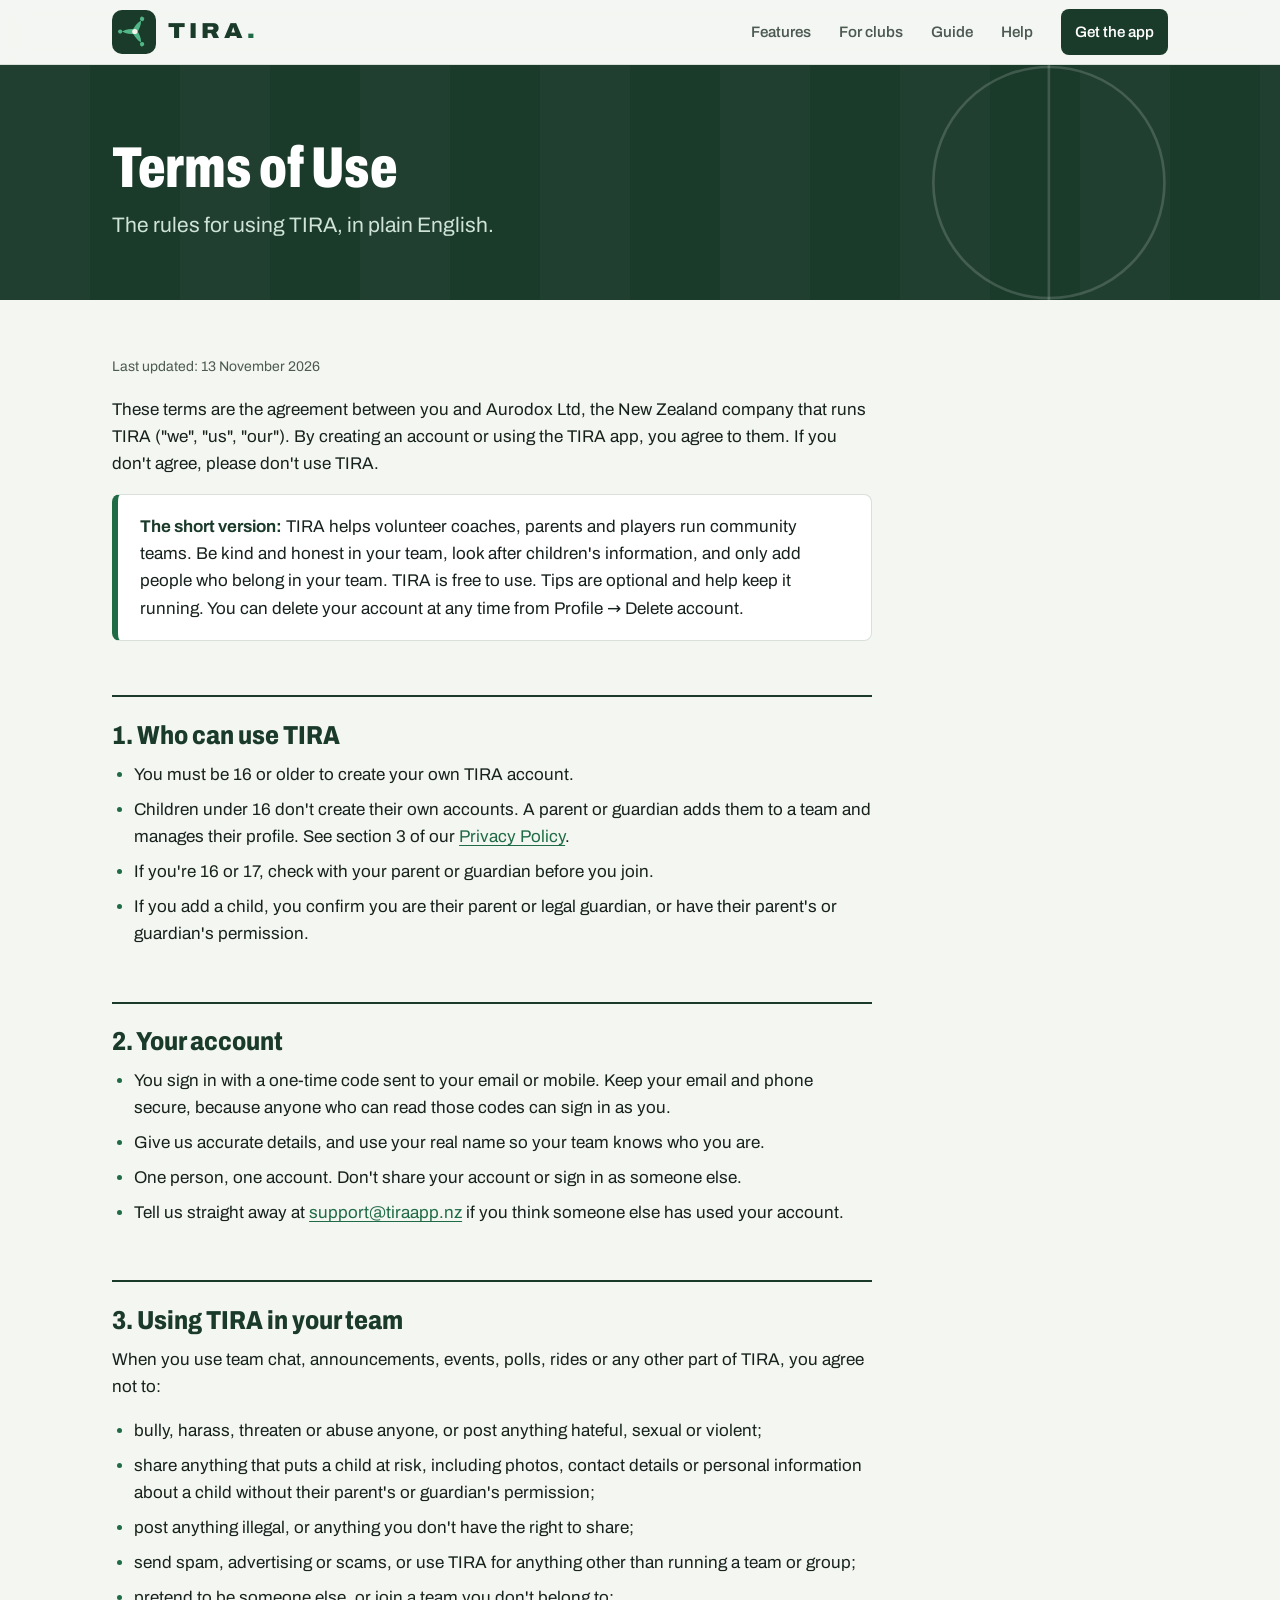
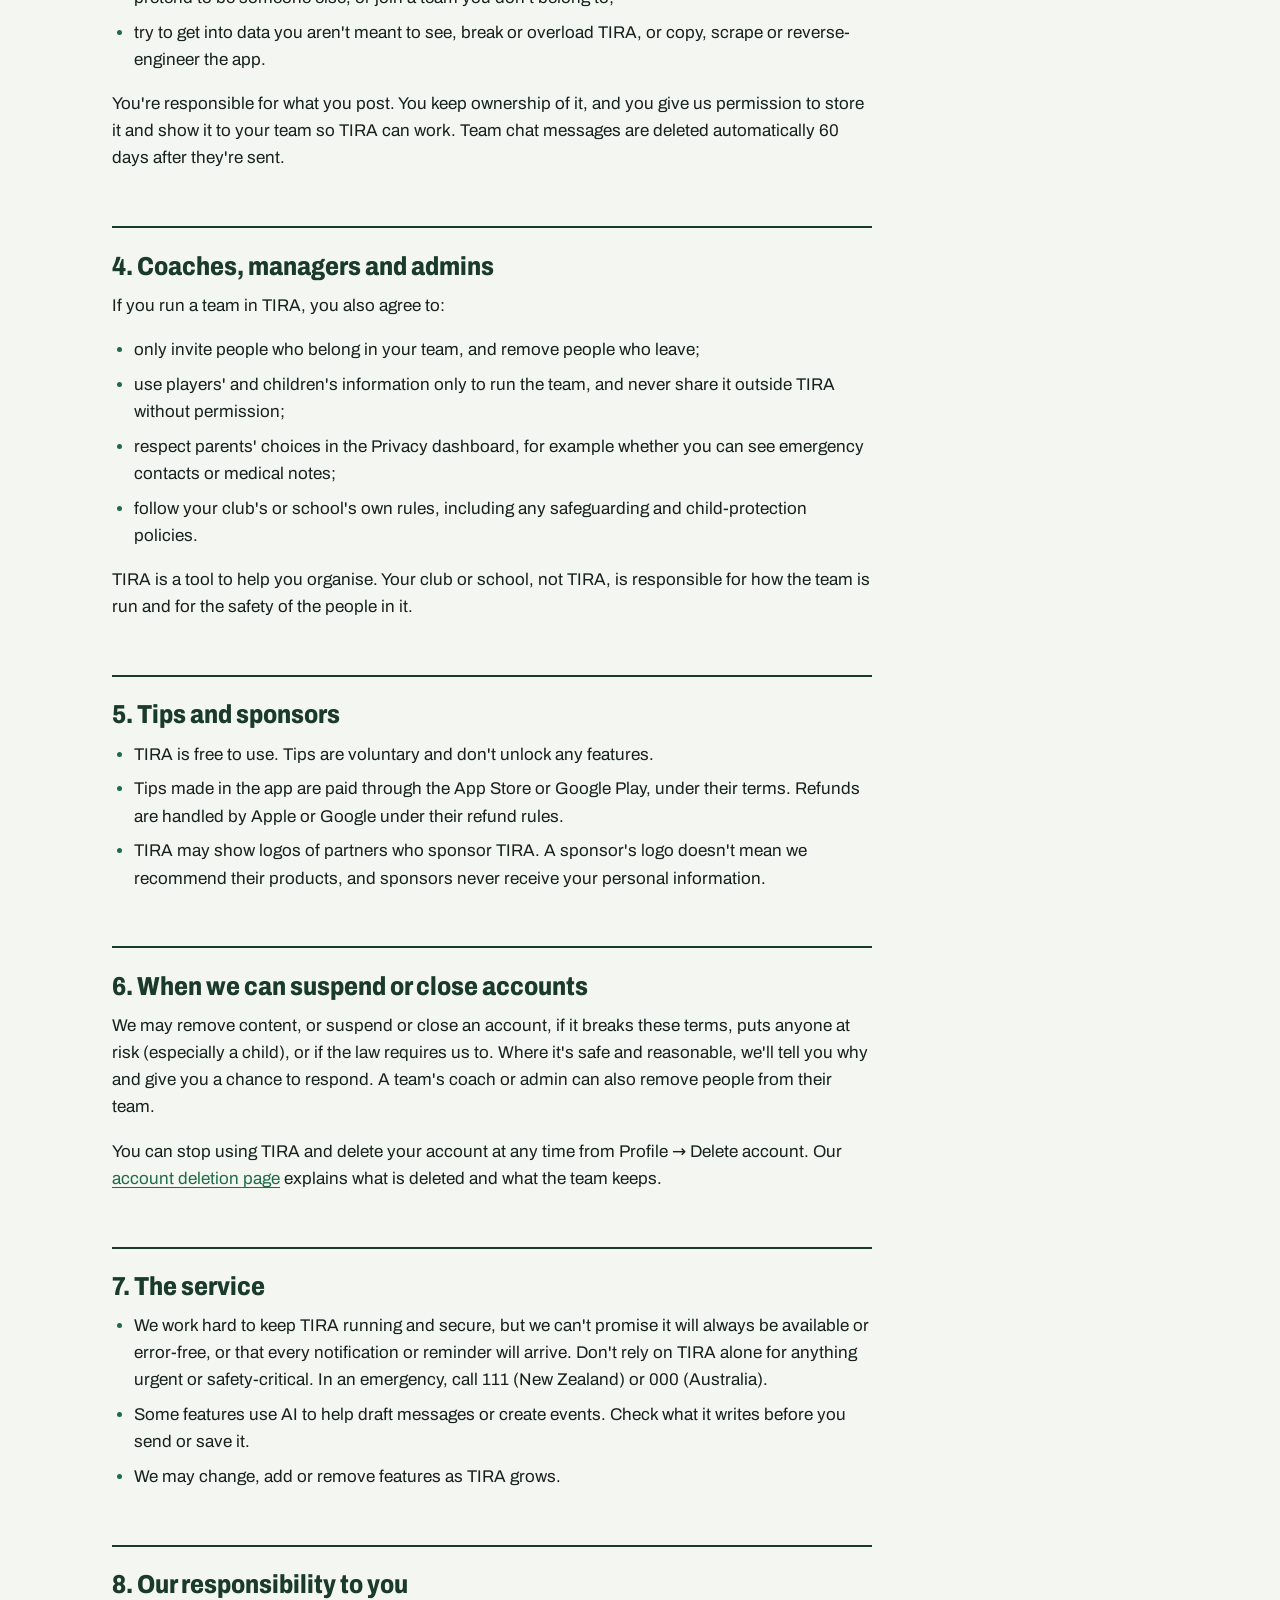
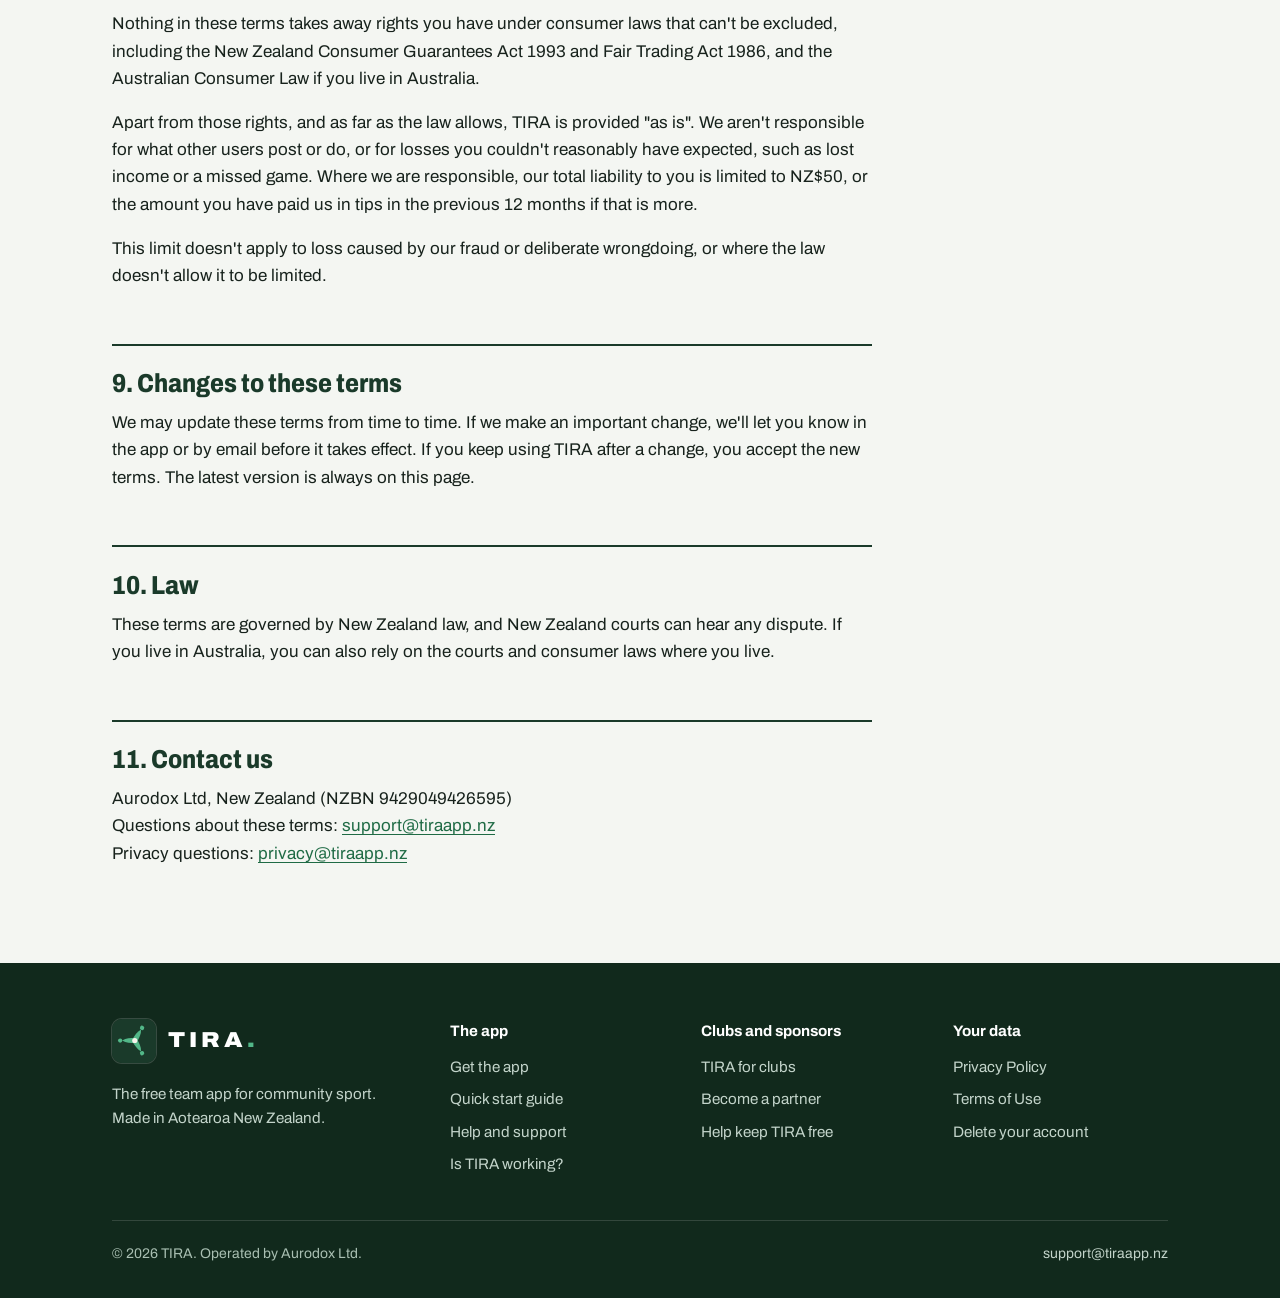
<file: terms/index.html>
<!DOCTYPE html>
<html lang="en">
<head>
  <meta charset="UTF-8" />
  <meta name="viewport" content="width=device-width, initial-scale=1" />
  <title>Terms of Use | TIRA</title>
  <meta name="description" content="The terms for using TIRA, the free team app for community sport." />
  <link rel="canonical" href="https://tiraapp.nz/terms/" />
  <meta name="theme-color" content="#1a3a2a" />
  <meta property="og:type" content="website" />
  <meta property="og:site_name" content="TIRA" />
  <meta property="og:title" content="Terms of Use | TIRA" />
  <meta property="og:description" content="The terms for using TIRA, the free team app for community sport." />
  <meta property="og:url" content="https://tiraapp.nz/terms/" />
  <meta property="og:image" content="https://tiraapp.nz/android-chrome-512x512.png" />
  <meta name="twitter:card" content="summary" />
  <link rel="icon" type="image/png" sizes="32x32" href="/favicon-32x32.png">
  <link rel="icon" type="image/png" sizes="16x16" href="/favicon-16x16.png">
  <link rel="apple-touch-icon" sizes="180x180" href="/apple-touch-icon.png">
  <link rel="manifest" href="/site.webmanifest">
  <link rel="preload" href="/assets/fonts/archivo-latin.woff2" as="font" type="font/woff2" crossorigin>
  <link rel="stylesheet" href="/assets/site.css">
</head>
<body>
<a class="skip-link" href="#main">Skip to content</a>

<header class="site-header">
  <div class="wrap">
    <a class="wordmark" href="/" aria-label="TIRA home"><img src="/assets/tira-icon.svg" alt="" width="44" height="44"><span>TIRA<i>.</i></span></a>
    <button class="menu-btn" type="button" aria-expanded="false" aria-controls="site-nav">
      <svg viewBox="0 0 24 24" fill="none" stroke="currentColor" stroke-width="2.2" stroke-linecap="round" aria-hidden="true"><path d="M4 7h16M4 12h16M4 17h16"/></svg>
      Menu
    </button>
    <nav class="site-nav" id="site-nav" aria-label="Main">
      <a href="/#features">Features</a>
      <a href="/clubs/">For clubs</a>
      <a href="/guide/">Guide</a>
      <a href="/support/">Help</a>
      <a class="btn" href="/get/">Get the app</a>
    </nav>
  </div>
</header>

<main id="main">
<div class="turf on-turf page-head">
  <div class="chalk-lines" aria-hidden="true">
    <svg viewBox="0 0 1440 400" preserveAspectRatio="xMaxYMid slice" fill="none" stroke="currentColor" stroke-width="3">
      <line x1="1180" y1="0" x2="1180" y2="400"/>
      <circle cx="1180" cy="200" r="130"/>
    </svg>
  </div>
  <div class="wrap">
    <h1 class="display">Terms of Use</h1>
    <p class="lede">The rules for using TIRA, in plain English.</p>
  </div>
</div>

<div class="wrap prose">
<p class="updated">Last updated: 13 November 2026</p>

  <p>
    These terms are the agreement between you and Aurodox Ltd, the New Zealand
    company that runs TIRA ("we", "us", "our"). By creating an account or using
    the TIRA app, you agree to them. If you don't agree, please don't use TIRA.
  </p>

  <div class="summary">
    <p>
      <strong>The short version:</strong> TIRA helps volunteer coaches, parents
      and players run community teams. Be kind and honest in your team, look
      after children's information, and only add people who belong in your team.
      TIRA is free to use. Tips are optional and help keep it running. You can
      delete your account at any time from Profile → Delete account.
    </p>
  </div>

  <h2>1. Who can use TIRA</h2>
  <ul>
    <li>You must be 16 or older to create your own TIRA account.</li>
    <li>Children under 16 don't create their own accounts. A parent or guardian adds them to a team and manages their profile. See section 3 of our <a href="/privacy/">Privacy Policy</a>.</li>
    <li>If you're 16 or 17, check with your parent or guardian before you join.</li>
    <li>If you add a child, you confirm you are their parent or legal guardian, or have their parent's or guardian's permission.</li>
  </ul>

  <h2>2. Your account</h2>
  <ul>
    <li>You sign in with a one-time code sent to your email or mobile. Keep your email and phone secure, because anyone who can read those codes can sign in as you.</li>
    <li>Give us accurate details, and use your real name so your team knows who you are.</li>
    <li>One person, one account. Don't share your account or sign in as someone else.</li>
    <li>Tell us straight away at <a href="mailto:support@tiraapp.nz">support@tiraapp.nz</a> if you think someone else has used your account.</li>
  </ul>

  <h2>3. Using TIRA in your team</h2>
  <p>When you use team chat, announcements, events, polls, rides or any other part of TIRA, you agree not to:</p>
  <ul>
    <li>bully, harass, threaten or abuse anyone, or post anything hateful, sexual or violent;</li>
    <li>share anything that puts a child at risk, including photos, contact details or personal information about a child without their parent's or guardian's permission;</li>
    <li>post anything illegal, or anything you don't have the right to share;</li>
    <li>send spam, advertising or scams, or use TIRA for anything other than running a team or group;</li>
    <li>pretend to be someone else, or join a team you don't belong to;</li>
    <li>try to get into data you aren't meant to see, break or overload TIRA, or copy, scrape or reverse-engineer the app.</li>
  </ul>
  <p>
    You're responsible for what you post. You keep ownership of it, and you give
    us permission to store it and show it to your team so TIRA can work. Team
    chat messages are deleted automatically 60 days after they're sent.
  </p>

  <h2>4. Coaches, managers and admins</h2>
  <p>If you run a team in TIRA, you also agree to:</p>
  <ul>
    <li>only invite people who belong in your team, and remove people who leave;</li>
    <li>use players' and children's information only to run the team, and never share it outside TIRA without permission;</li>
    <li>respect parents' choices in the Privacy dashboard, for example whether you can see emergency contacts or medical notes;</li>
    <li>follow your club's or school's own rules, including any safeguarding and child-protection policies.</li>
  </ul>
  <p>
    TIRA is a tool to help you organise. Your club or school, not TIRA, is
    responsible for how the team is run and for the safety of the people in it.
  </p>

  <h2>5. Tips and sponsors</h2>
  <ul>
    <li>TIRA is free to use. Tips are voluntary and don't unlock any features.</li>
    <li>Tips made in the app are paid through the App Store or Google Play, under their terms. Refunds are handled by Apple or Google under their refund rules.</li>
    <li>TIRA may show logos of partners who sponsor TIRA. A sponsor's logo doesn't mean we recommend their products, and sponsors never receive your personal information.</li>
  </ul>

  <h2>6. When we can suspend or close accounts</h2>
  <p>
    We may remove content, or suspend or close an account, if it breaks these
    terms, puts anyone at risk (especially a child), or if the law requires us to.
    Where it's safe and reasonable, we'll tell you why and give you a chance to
    respond. A team's coach or admin can also remove people from their team.
  </p>
  <p>
    You can stop using TIRA and delete your account at any time from
    Profile → Delete account. Our <a href="/delete-account/">account deletion page</a>
    explains what is deleted and what the team keeps.
  </p>

  <h2>7. The service</h2>
  <ul>
    <li>We work hard to keep TIRA running and secure, but we can't promise it will always be available or error-free, or that every notification or reminder will arrive. Don't rely on TIRA alone for anything urgent or safety-critical. In an emergency, call 111 (New Zealand) or 000 (Australia).</li>
    <li>Some features use AI to help draft messages or create events. Check what it writes before you send or save it.</li>
    <li>We may change, add or remove features as TIRA grows.</li>
  </ul>

  <h2>8. Our responsibility to you</h2>
  <p>
    Nothing in these terms takes away rights you have under consumer laws that
    can't be excluded, including the New Zealand Consumer Guarantees Act 1993
    and Fair Trading Act 1986, and the Australian Consumer Law if you live
    in Australia.
  </p>
  <p>
    Apart from those rights, and as far as the law allows, TIRA is provided
    "as is". We aren't responsible for what other users post or do, or for
    losses you couldn't reasonably have expected, such as lost income or a
    missed game. Where we are responsible, our total liability to you is limited
    to NZ$50, or the amount you have paid us in tips in the previous 12 months
    if that is more.
  </p>
  <p>
    This limit doesn't apply to loss caused by our fraud or deliberate
    wrongdoing, or where the law doesn't allow it to be limited.
  </p>

  <h2>9. Changes to these terms</h2>
  <p>
    We may update these terms from time to time. If we make an important change,
    we'll let you know in the app or by email before it takes effect. If you keep
    using TIRA after a change, you accept the new terms. The latest version is
    always on this page.
  </p>

  <h2>10. Law</h2>
  <p>
    These terms are governed by New Zealand law, and New Zealand courts can hear
    any dispute. If you live in Australia, you can also rely on the courts and
    consumer laws where you live.
  </p>

  <h2>11. Contact us</h2>
  <p>
    Aurodox Ltd, New Zealand (NZBN 9429049426595)<br />
    Questions about these terms: <a href="mailto:support@tiraapp.nz">support@tiraapp.nz</a><br />
    Privacy questions: <a href="mailto:privacy@tiraapp.nz">privacy@tiraapp.nz</a>
  </p>
</div>
</main>

<footer class="site-footer">
  <div class="wrap">
    <div class="cols">
      <div class="about">
        <a class="wordmark" href="/" aria-label="TIRA home"><img src="/assets/tira-icon.svg" alt="" width="44" height="44"><span>TIRA<i>.</i></span></a>
        <p>The free team app for community sport. Made in Aotearoa New Zealand.</p>
      </div>
      <div>
        <h2>The app</h2>
        <ul>
          <li><a href="/get/">Get the app</a></li>
          <li><a href="/guide/">Quick start guide</a></li>
          <li><a href="/support/">Help and support</a></li>
          <li><a href="/status/">Is TIRA working?</a></li>
        </ul>
      </div>
      <div>
        <h2>Clubs and sponsors</h2>
        <ul>
          <li><a href="/clubs/">TIRA for clubs</a></li>
          <li><a href="/partners/">Become a partner</a></li>
          <li><a href="/support-tira/">Help keep TIRA free</a></li>
        </ul>
      </div>
      <div>
        <h2>Your data</h2>
        <ul>
          <li><a href="/privacy/">Privacy Policy</a></li>
          <li><a href="/terms/">Terms of Use</a></li>
          <li><a href="/delete-account/">Delete your account</a></li>
        </ul>
      </div>
    </div>
    <div class="legal">
      <p>&copy; 2026 TIRA. Operated by Aurodox Ltd.</p>
      <p><a href="mailto:support@tiraapp.nz">support@tiraapp.nz</a></p>
    </div>
  </div>
</footer>

<script src="/assets/site.js" defer></script>
</body>
</html>
</file>
<file: assets/site.css>
/* TIRA site styles, shared by every page.
   Look: a community sports field. Turf green with chalk lines for the big
   moments, a light "chalk" page for reading, and Archivo throughout: its
   condensed widths for headings (like a fixture board or a jersey), its
   normal width for reading. Archivo is under the SIL Open Font License. */

@font-face {
  font-family: 'Archivo';
  font-style: normal;
  font-weight: 100 900;
  font-stretch: 62% 125%;
  font-display: swap;
  src: url(/assets/fonts/archivo-latin-ext.woff2) format('woff2');
  unicode-range: U+0100-02BA, U+02BD-02C5, U+02C7-02CC, U+02CE-02D7, U+02DD-02FF, U+0304, U+0308, U+0329, U+1D00-1DBF, U+1E00-1E9F, U+1EF2-1EFF, U+2020, U+20A0-20AB, U+20AD-20C4, U+2113, U+2C60-2C7F, U+A720-A7FF;
}
@font-face {
  font-family: 'Archivo';
  font-style: normal;
  font-weight: 100 900;
  font-stretch: 62% 125%;
  font-display: swap;
  src: url(/assets/fonts/archivo-latin.woff2) format('woff2');
  unicode-range: U+0000-00FF, U+0131, U+0152-0153, U+02BB-02BC, U+02C6, U+02DA, U+02DC, U+0304, U+0308, U+0329, U+2000-206F, U+20AC, U+2122, U+2191, U+2193, U+2212, U+2215, U+FEFF, U+FFFD;
}

:root {
  /* Colour */
  --turf:      #1a3a2a;   /* brand green, the field */
  --turf-deep: #11291c;   /* footer, pressed states */
  --turf-lift: #24503a;   /* hover on turf */
  --mint:      #52b788;   /* brand mint: on turf only, or decoration */
  --mint-ink:  #1f6b45;   /* mint you can read on chalk (6.4:1) */
  --mint-wash: #e3f2e9;
  --chalk:     #f4f6f2;   /* page */
  --paper:     #ffffff;   /* raised surfaces */
  --ink:       #17221c;   /* body text */
  --slate:     #4c5a52;   /* secondary text (7:1 on chalk) */
  --line:      #d9e0da;   /* rules and borders */
  --bib:       #dcf25a;   /* hi-vis training bib: on turf only */
  --amber-ink: #8a5300;
  --amber-wash:#fdf0d8;

  /* Type */
  --font: 'Archivo', system-ui, -apple-system, 'Segoe UI', Roboto, sans-serif;
  --step--1: .875rem;
  --step-0:  1.0625rem;
  --step-1:  1.3125rem;
  --step-2:  1.625rem;
  --step-3:  clamp(1.9rem, 1.4rem + 2vw, 2.6rem);
  --step-4:  clamp(2.4rem, 1.6rem + 3.6vw, 3.6rem);
  --step-5:  clamp(3rem, 1.6rem + 6vw, 5.6rem);

  /* Space */
  --gutter: clamp(16px, 4vw, 32px);
  --wrap: 1120px;
  --measure: 68ch;
  --radius-s: 8px;
  --radius-m: 14px;
  --radius-l: 22px;

  --header-h: 64px;
}

*, *::before, *::after { box-sizing: border-box; }
* { margin: 0; }

html { -webkit-text-size-adjust: 100%; scroll-padding-top: calc(var(--header-h) + 16px); }
@media (prefers-reduced-motion: no-preference) { html { scroll-behavior: smooth; } }

body {
  font-family: var(--font);
  font-size: var(--step-0);
  line-height: 1.6;
  color: var(--ink);
  background: var(--chalk);
  min-height: 100vh;
  display: flex;
  flex-direction: column;
  text-rendering: optimizeLegibility;
  -webkit-font-smoothing: antialiased;
}
main { flex: 1 0 auto; }
img, svg { display: block; max-width: 100%; }
button { font: inherit; color: inherit; }

a { color: var(--mint-ink); text-decoration-thickness: 1px; text-underline-offset: 3px; }
a:hover { color: var(--turf); text-decoration-thickness: 2px; }

:focus-visible { outline: 3px solid var(--mint-ink); outline-offset: 3px; border-radius: 4px; }
.on-turf :focus-visible, .site-footer :focus-visible { outline-color: var(--bib); }

.wrap { width: 100%; max-width: var(--wrap); margin-inline: auto; padding-inline: var(--gutter); }

.skip-link {
  position: absolute; left: 12px; top: -60px; z-index: 200;
  background: var(--turf); color: #fff; padding: 10px 16px; border-radius: var(--radius-s);
  font-weight: 700; text-decoration: none;
}
.skip-link:focus { top: 12px; color: #fff; }

.visually-hidden {
  position: absolute !important; width: 1px; height: 1px; overflow: hidden;
  clip: rect(0 0 0 0); clip-path: inset(50%); white-space: nowrap;
}

/* Display type: condensed, heavy, tight. Used for h1 and big headings. */
.display {
  font-stretch: 72%;
  font-weight: 850;
  line-height: .95;
  letter-spacing: -.005em;
  text-wrap: balance;
}
h1, h2, h3 { color: var(--turf); text-wrap: balance; }

/* ── Header ─────────────────────────────────────────────── */
.site-header {
  position: sticky; top: 0; z-index: 100;
  background: rgba(244,246,242,.92);
  -webkit-backdrop-filter: saturate(1.4) blur(10px);
  backdrop-filter: saturate(1.4) blur(10px);
  border-bottom: 1px solid var(--line);
}
.site-header .wrap { display: flex; align-items: center; gap: 28px; height: var(--header-h); }

.wordmark {
  display: inline-flex; align-items: center; gap: 12px;
  font-stretch: 112%; font-weight: 900; font-size: 1.35rem; letter-spacing: .18em;
  color: var(--turf); text-decoration: none; flex-shrink: 0; line-height: 1;
}
/* The TIRA app icon, with the rounded corners it has on a phone's home screen. */
.wordmark img { width: 44px; height: 44px; border-radius: 22.5%; flex-shrink: 0; }
.wordmark:hover { color: var(--turf); }
.wordmark i { font-style: normal; color: var(--mint-ink); }

.site-nav { display: flex; align-items: center; gap: 4px; margin-left: auto; }
.site-nav a {
  color: var(--slate); text-decoration: none; font-weight: 550; font-size: .95rem;
  padding: 8px 12px; border-radius: var(--radius-s);
}
.site-nav a:hover { color: var(--turf); background: rgba(26,58,42,.06); }
.site-nav a[aria-current="page"] { color: var(--turf); box-shadow: inset 0 -2px 0 var(--mint-ink); border-radius: 0; }
.site-nav .btn { margin-left: 12px; color: #fff; }
.site-nav .btn:hover { color: #fff; background: var(--turf-lift); }

.menu-btn {
  display: none; margin-left: auto; align-items: center; gap: 8px;
  background: none; border: 1px solid var(--line); border-radius: var(--radius-s);
  padding: 8px 12px; font-weight: 650; color: var(--turf); cursor: pointer;
}
.menu-btn svg { width: 18px; height: 18px; }

@media (max-width: 860px) {
  .menu-btn { display: inline-flex; }
  .site-nav {
    display: none;
    position: absolute; top: var(--header-h); left: 0; right: 0;
    flex-direction: column; align-items: stretch; gap: 0;
    background: var(--chalk); border-bottom: 1px solid var(--line);
    padding: 8px var(--gutter) 20px;
    box-shadow: 0 18px 30px -18px rgba(17,41,28,.35);
  }
  .site-nav.open { display: flex; }
  .site-nav a { padding: 14px 4px; font-size: 1.05rem; border-bottom: 1px solid var(--line); border-radius: 0; }
  .site-nav a[aria-current="page"] { box-shadow: inset 3px 0 0 var(--mint-ink); padding-left: 14px; }
  .site-nav .btn { margin: 16px 0 0; justify-content: center; border-bottom: 0; border-radius: var(--radius-s); }
}

/* ── Buttons ────────────────────────────────────────────── */
.btn {
  display: inline-flex; align-items: center; gap: 10px;
  min-height: 46px; padding: 10px 20px;
  border-radius: var(--radius-s); border: 2px solid transparent;
  font-weight: 700; font-size: 1rem; line-height: 1.1; text-decoration: none; cursor: pointer;
  background: var(--turf); color: #fff;
  transition: background-color .15s, border-color .15s, color .15s;
}
.btn:hover { background: var(--turf-lift); color: #fff; text-decoration: none; }
.btn-outline { background: transparent; color: var(--turf); border-color: var(--turf); }
.btn-outline:hover { background: var(--turf); color: #fff; }
.on-turf .btn { background: var(--paper); color: var(--turf); }
.on-turf .btn:hover { background: var(--mint-wash); color: var(--turf); }
.on-turf .btn-outline { background: transparent; color: #fff; border-color: rgba(255,255,255,.55); }
.on-turf .btn-outline:hover { background: rgba(255,255,255,.1); border-color: #fff; color: #fff; }

/* App store buttons: same size and shape everywhere. */
.stores { display: flex; flex-wrap: wrap; gap: 12px; }
.store {
  display: inline-flex; align-items: center; gap: 11px;
  min-width: 178px; padding: 9px 18px 9px 14px;
  background: #000; color: #fff; border-radius: 10px; border: 1px solid rgba(255,255,255,.28);
  text-decoration: none; line-height: 1.1;
}
.store:hover { background: #1d1d1d; color: #fff; }
.store svg { width: 24px; height: 24px; flex-shrink: 0; }
.store small { display: block; font-size: .72rem; font-weight: 500; opacity: .85; }
.store strong { display: block; font-size: 1.1rem; font-weight: 650; font-stretch: 95%; }

/* ── Turf band (hero on the home page, title band on other pages) ── */
.turf {
  position: relative; overflow: hidden; isolation: isolate;
  background: var(--turf); color: #e9f1ec;
}
/* Mowing stripes and chalk lines, drawn in CSS so no image is needed. */
.turf::before {
  content: ''; position: absolute; inset: 0; z-index: -1;
  background: repeating-linear-gradient(90deg, rgba(255,255,255,.028) 0 90px, transparent 90px 180px);
}
.chalk-lines { position: absolute; inset: 0; z-index: -1; pointer-events: none; color: rgba(255,255,255,.16); }
.chalk-lines svg { width: 100%; height: 100%; }

.page-head { padding: clamp(40px, 7vw, 76px) 0 clamp(36px, 6vw, 60px); }
.page-head h1 { color: #fff; font-size: var(--step-4); }
.page-head .lede { margin-top: 14px; max-width: 54ch; font-size: var(--step-1); line-height: 1.45; color: #cfe3d7; }
.page-head .actions { margin-top: 26px; display: flex; flex-wrap: wrap; gap: 12px; align-items: center; }

/* ── Reading pages ──────────────────────────────────────── */
.prose { padding-top: clamp(32px, 5vw, 56px); padding-bottom: clamp(56px, 8vw, 96px); }
.prose > * + * { margin-top: 1em; }
.prose h2 {
  font-size: var(--step-2); font-stretch: 85%; font-weight: 800; line-height: 1.15;
  margin-top: 2.1em; padding-top: .9em; border-top: 2px solid var(--turf);
}
.prose h2:first-child { margin-top: 0; }
.prose h3 { font-size: var(--step-1); font-weight: 700; line-height: 1.3; margin-top: 1.6em; }
.prose h2 + *, .prose h3 + * { margin-top: .6em; }
.prose ul, .prose ol { padding-left: 1.3em; }
.prose li + li { margin-top: .45em; }
.prose li::marker { color: var(--mint-ink); }
.prose strong { font-weight: 680; color: var(--turf); }
.prose .updated { color: var(--slate); font-size: var(--step--1); }
.prose table { width: 100%; border-collapse: collapse; font-size: .95rem; }
.prose th, .prose td { text-align: left; vertical-align: top; padding: 12px 14px; border-bottom: 1px solid var(--line); }
.prose th { background: var(--mint-wash); color: var(--turf); font-weight: 700; }
.table-scroll { overflow-x: auto; -webkit-overflow-scrolling: touch; border: 1px solid var(--line); border-radius: var(--radius-m); background: var(--paper); }
.table-scroll table { min-width: 560px; }
.table-scroll tr:last-child td { border-bottom: 0; }

/* The one-paragraph summary at the top of a long page. */
.summary {
  background: var(--paper); border: 1px solid var(--line); border-left: 6px solid var(--mint-ink);
  border-radius: var(--radius-s); padding: 18px 22px;
}
.summary > * + * { margin-top: .7em; }

/* A thing to do: a box with one clear action. */
.panel {
  background: var(--paper); border: 1px solid var(--line); border-radius: var(--radius-m);
  padding: 22px 24px;
}
.panel > * + * { margin-top: .7em; }
.panel h3 { margin-top: 0; }
.panel .btn { margin-top: 1em; }

.notice {
  background: var(--amber-wash); color: #3d2a00; border-radius: var(--radius-s);
  padding: 16px 20px; border-left: 6px solid var(--amber-ink);
}

/* Lists of short items in a grid (partner spots, team features). */
.grid-2, .grid-3 { display: grid; gap: 14px; }
@media (min-width: 640px) {
  .grid-2 { grid-template-columns: repeat(2, 1fr); }
  .grid-3 { grid-template-columns: repeat(3, 1fr); }
}
.grid-2 > *, .grid-3 > * { margin-top: 0; }

/* Questions and answers that open in place. */
.faq { border-top: 1px solid var(--line); }
.faq details { border-bottom: 1px solid var(--line); }
.faq summary {
  list-style: none; cursor: pointer; padding: 16px 40px 16px 0; position: relative;
  font-weight: 650; color: var(--turf); font-size: 1.05rem; line-height: 1.4;
}
.faq summary::-webkit-details-marker { display: none; }
.faq summary::after {
  content: ''; position: absolute; right: 8px; top: 50%; width: 11px; height: 11px; margin-top: -8px;
  border-right: 2px solid var(--mint-ink); border-bottom: 2px solid var(--mint-ink);
  transform: rotate(45deg); transition: transform .2s;
}
.faq details[open] summary::after { transform: rotate(225deg); margin-top: -2px; }
.faq summary:hover { color: var(--mint-ink); }
.faq .answer { padding: 0 0 20px; color: var(--ink); }
.faq .answer > * + * { margin-top: .7em; }

/* ── Footer ─────────────────────────────────────────────── */
.site-footer { background: var(--turf-deep); color: #c3d4ca; padding: 56px 0 32px; font-size: .95rem; }
.site-footer .cols { display: grid; gap: 36px; grid-template-columns: 1.4fr repeat(3, 1fr); }
.site-footer .wordmark { color: #fff; }
.site-footer .wordmark i { color: var(--mint); }
.site-footer .wordmark img { box-shadow: 0 0 0 1px rgba(255,255,255,.16); }
.site-footer .about p { margin-top: 12px; max-width: 30ch; }
.site-footer h2 { font-size: .95rem; font-weight: 700; color: #fff; margin-bottom: 12px; }
.site-footer ul { list-style: none; padding: 0; }
.site-footer li + li { margin-top: 8px; }
.site-footer a { color: #c3d4ca; text-decoration: none; }
.site-footer a:hover { color: #fff; text-decoration: underline; }
.site-footer .legal {
  margin-top: 44px; padding-top: 22px; border-top: 1px solid rgba(255,255,255,.14);
  display: flex; flex-wrap: wrap; gap: 8px 24px; justify-content: space-between; color: #a9bfb2; font-size: .875rem;
}
@media (max-width: 860px) { .site-footer .cols { grid-template-columns: 1fr 1fr; } .site-footer .about { grid-column: 1 / -1; } }
@media (max-width: 420px) { .site-footer .cols { grid-template-columns: 1fr; } }

@media (prefers-reduced-motion: reduce) {
  *, *::before, *::after { transition-duration: .01ms !important; animation-duration: .01ms !important; animation-iteration-count: 1 !important; }
}

@media print {
  .site-header, .site-footer, .skip-link, .actions, .stores { display: none !important; }
  .turf { background: none; color: var(--ink); }
  .page-head h1, .page-head .lede { color: var(--ink); }
  body { background: #fff; }
}

/* On phones the boundary line would run through the headline. */
@media (max-width: 860px) { .hero .chalk-lines { display: none; } }

/* Reading pages line up with the page title on the left, at a readable width. */
.prose > * { max-width: 760px; }
</file>
